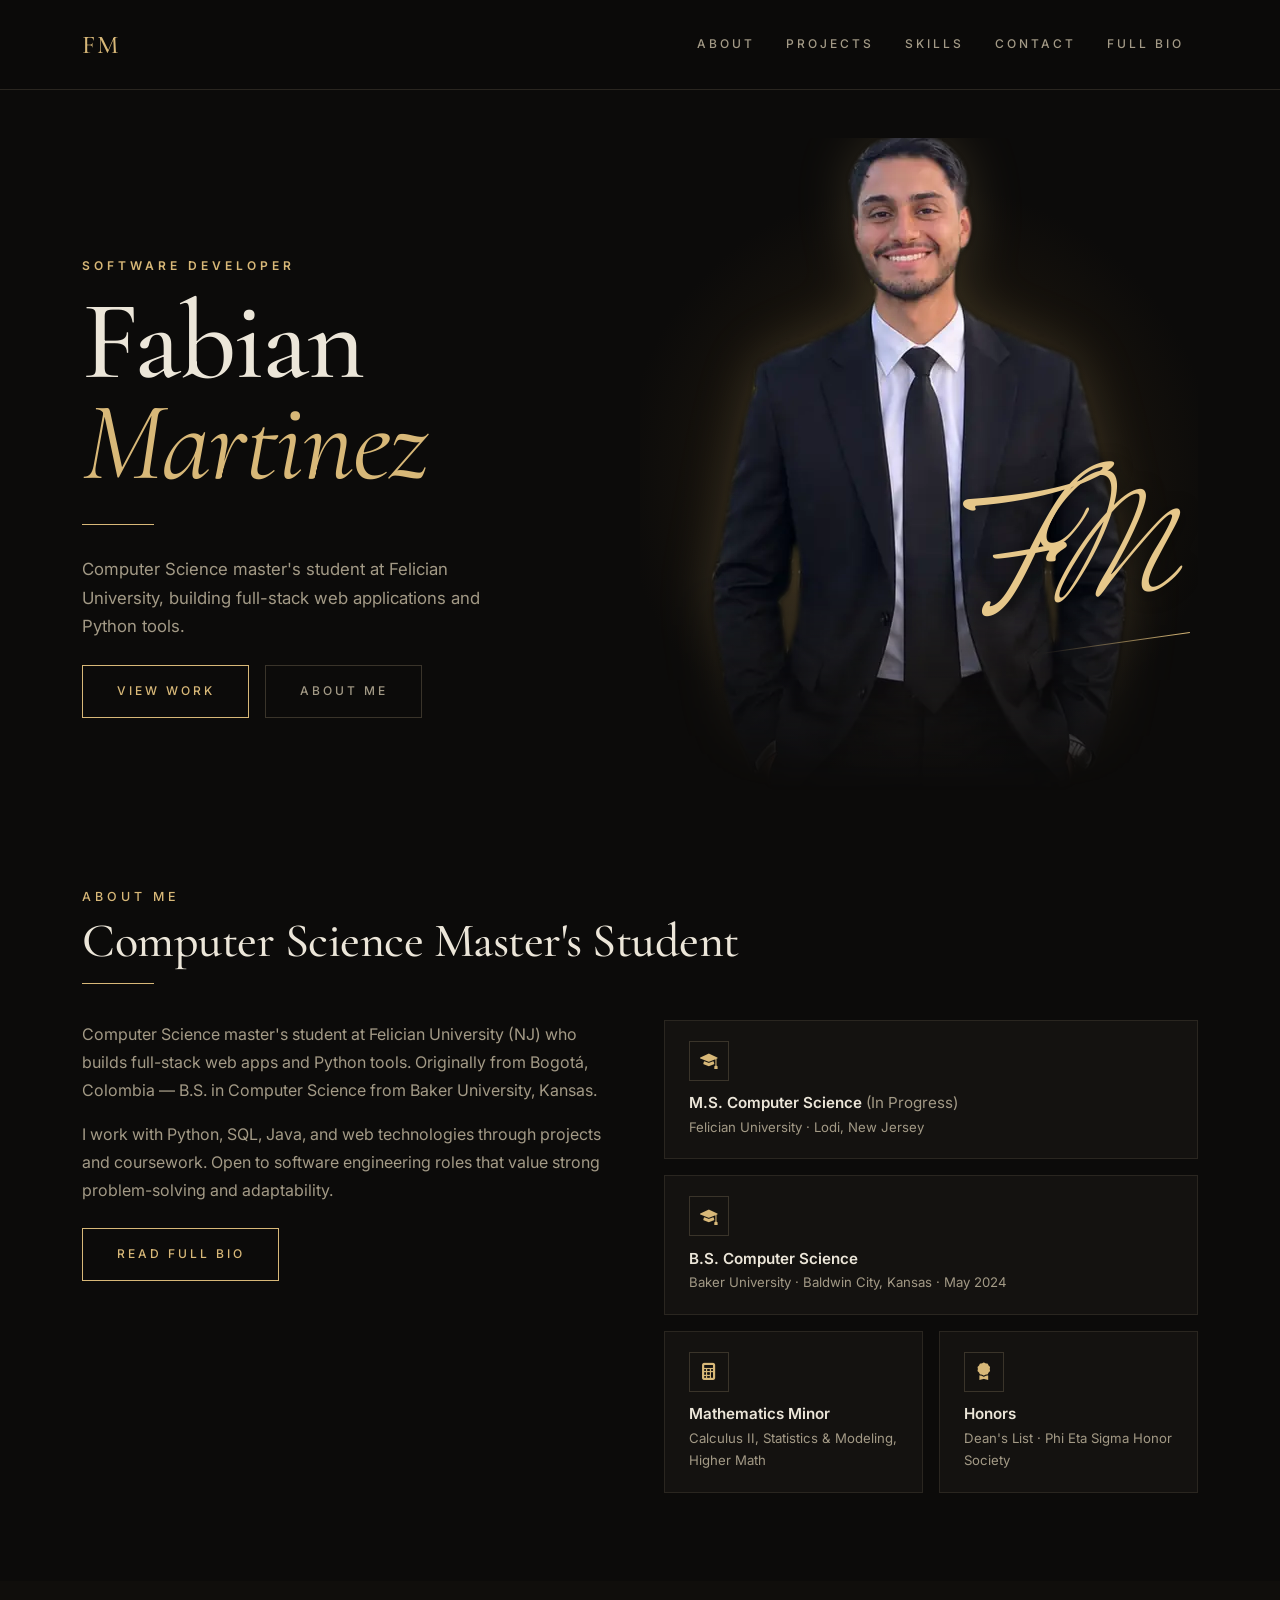
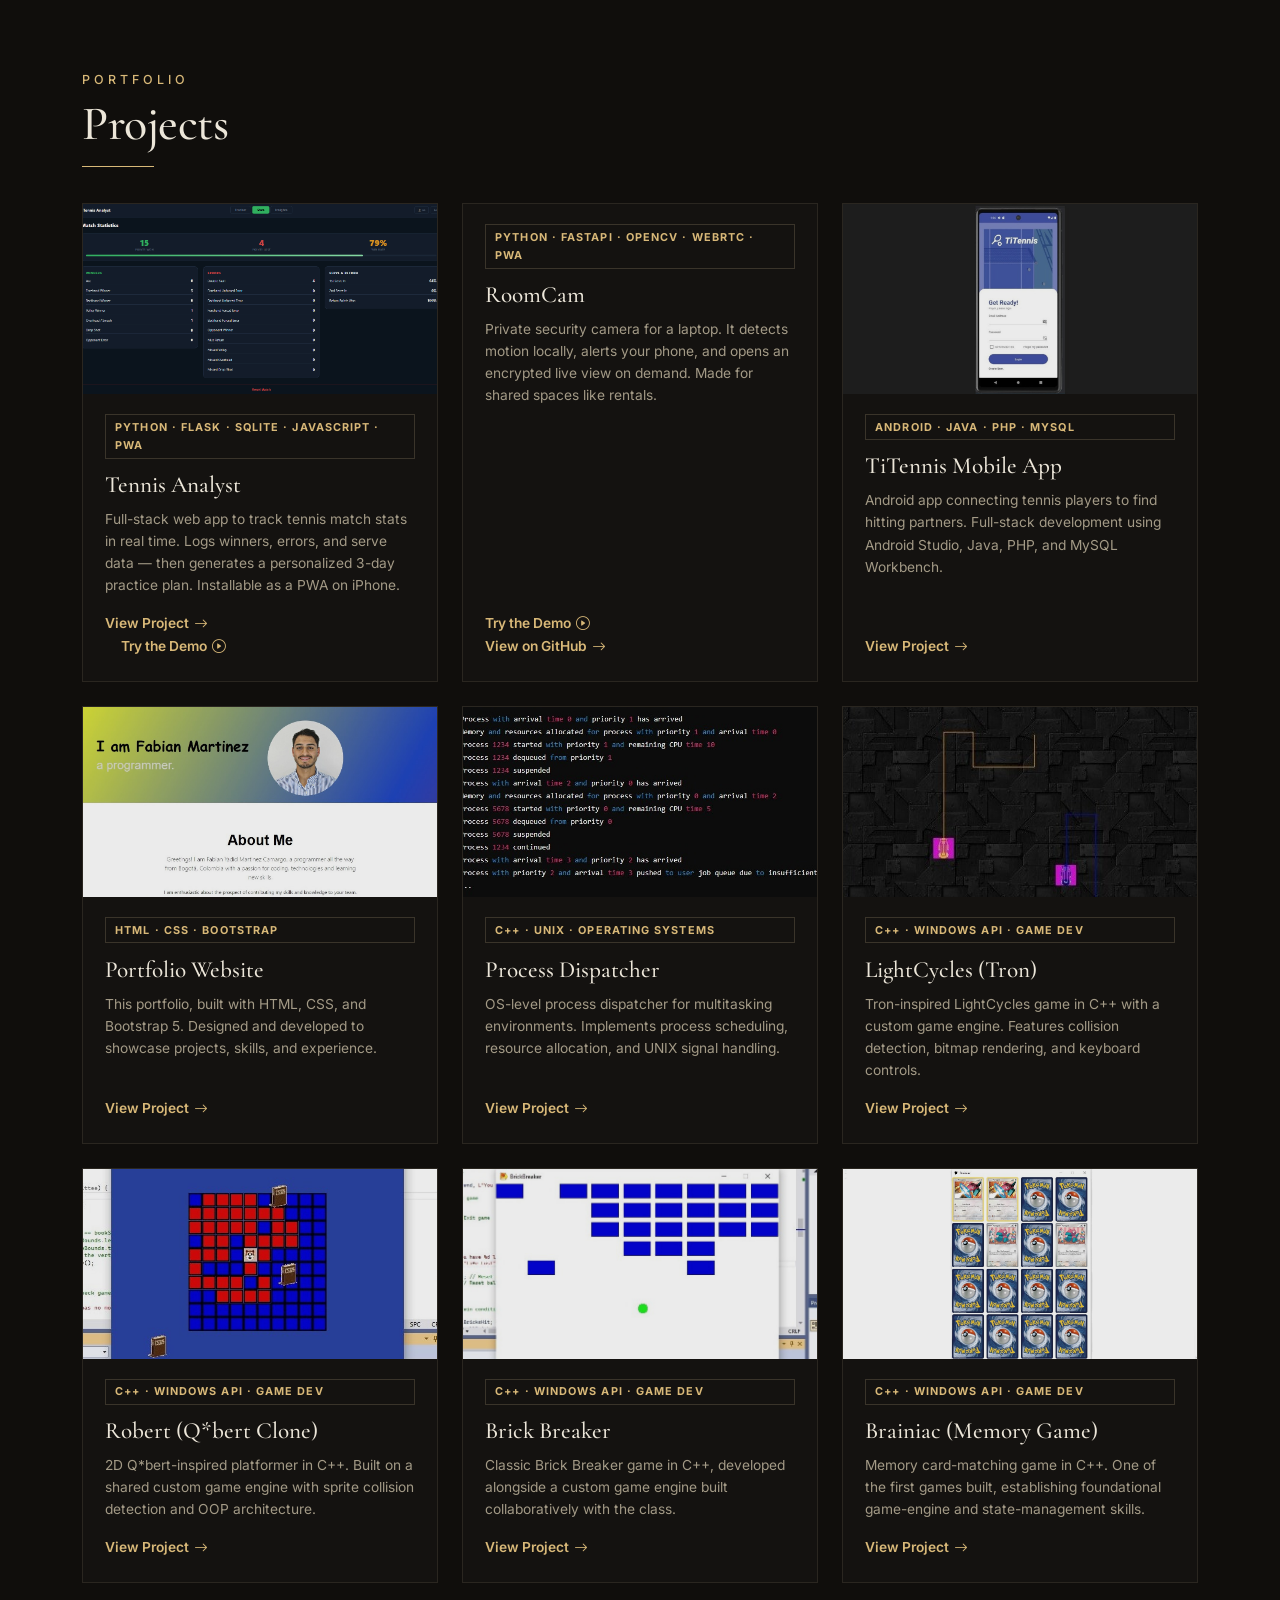
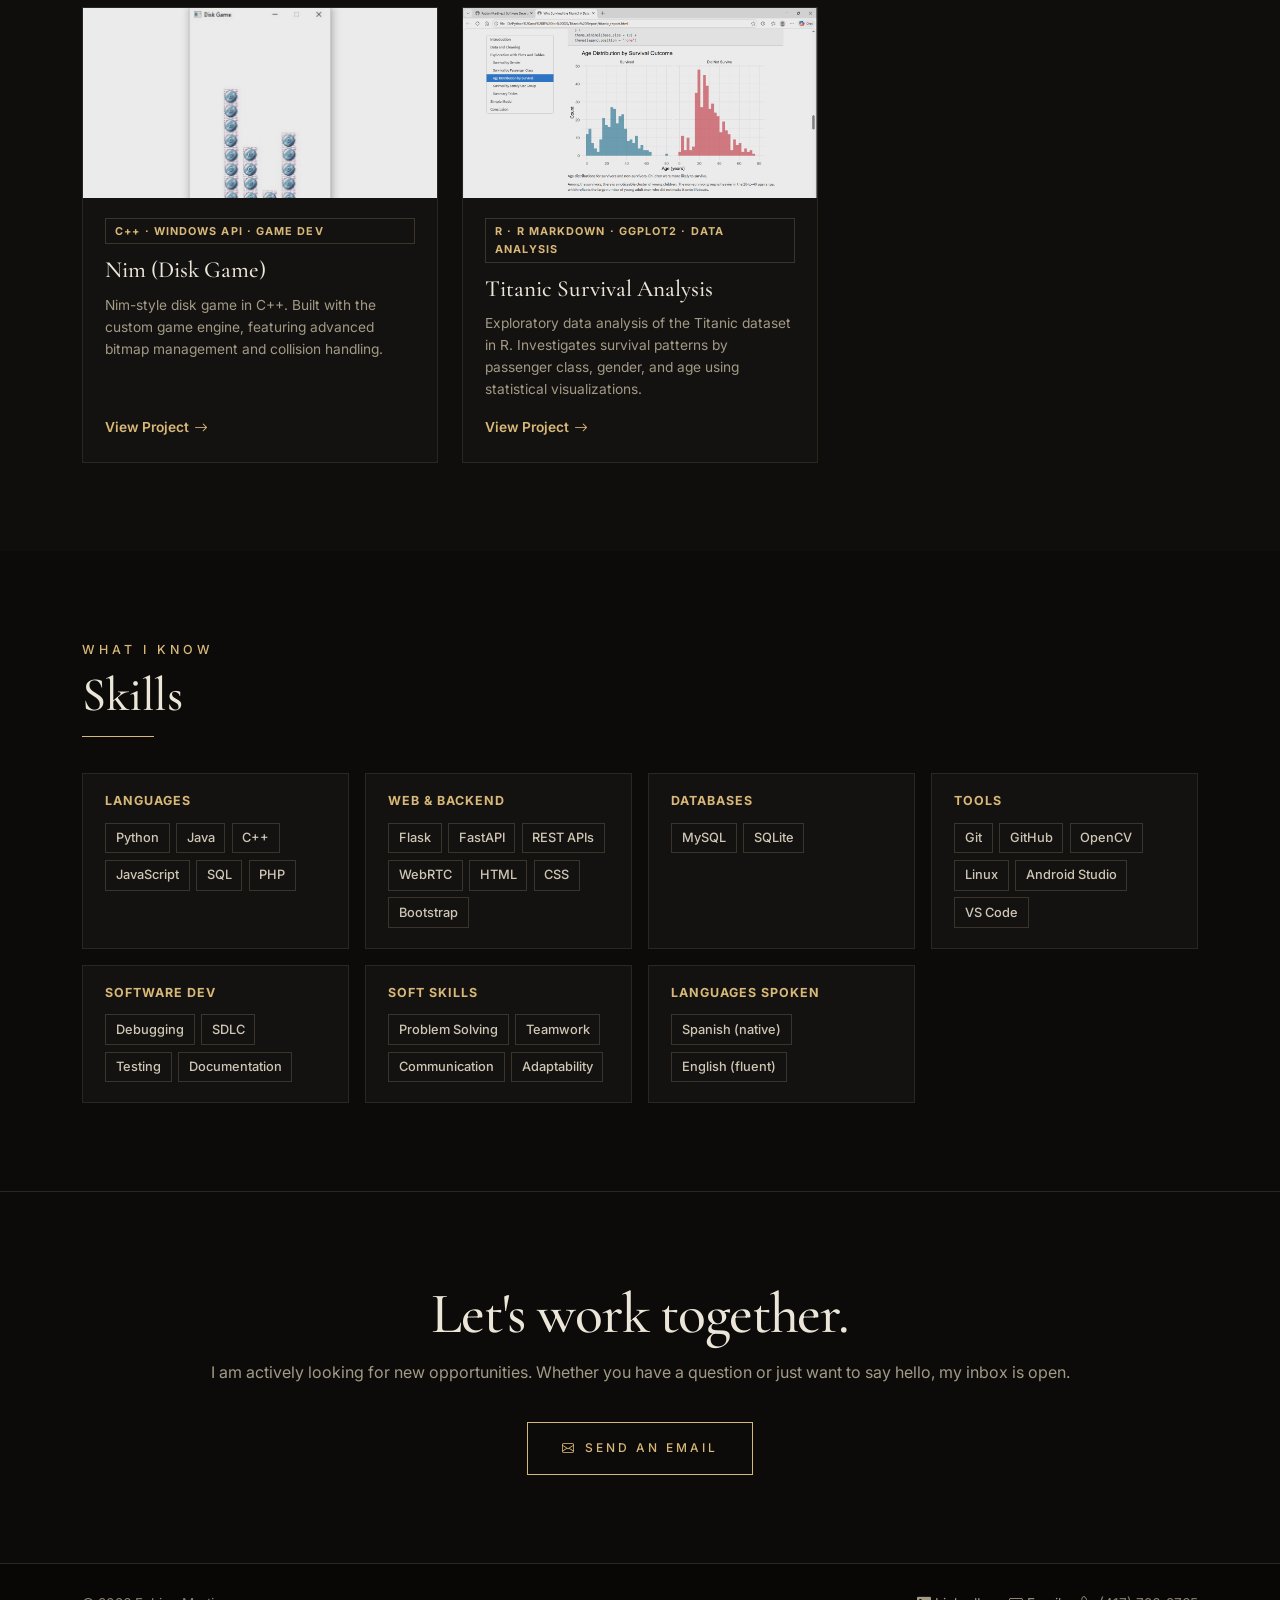
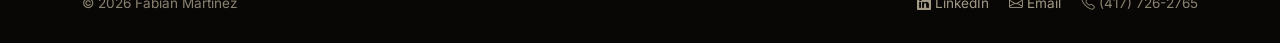
<file: index.html>
<!DOCTYPE html>
<html lang="en">
<head>
  <meta charset="UTF-8">
  <meta name="viewport" content="width=device-width, initial-scale=1.0">
  <title>Fabian Martinez | Software Developer</title>
  <link href="https://cdn.jsdelivr.net/npm/bootstrap@5.3.3/dist/css/bootstrap.min.css" rel="stylesheet"
    integrity="sha384-QWTKZyjpPEjISv5WaRU9OFeRpok6YctnYmDr5pNlyT2bRjXh0JMhjY6hW+ALEwIH" crossorigin="anonymous">
  <link rel="stylesheet" href="https://cdn.jsdelivr.net/npm/bootstrap-icons@1.11.3/font/bootstrap-icons.min.css">
  <link rel="stylesheet" href="./css/style.css">
  <link rel="stylesheet" href="./css/gold.css">
</head>
<body>

<!-- ── Navbar ─────────────────────────────── -->
<nav class="navbar navbar-expand-lg sticky-top site-nav">
  <div class="container">
    <a class="navbar-brand" href="index.html">FM</a>
    <button class="navbar-toggler border-0" type="button" data-bs-toggle="collapse"
      data-bs-target="#mainNav" aria-controls="mainNav" aria-expanded="false" aria-label="Toggle navigation">
      <span class="navbar-toggler-icon"></span>
    </button>
    <div class="collapse navbar-collapse" id="mainNav">
      <ul class="navbar-nav ms-auto gap-1">
        <li class="nav-item"><a class="nav-link" href="#about">About</a></li>
        <li class="nav-item"><a class="nav-link" href="#projects">Projects</a></li>
        <li class="nav-item"><a class="nav-link" href="#skills">Skills</a></li>
        <li class="nav-item"><a class="nav-link" href="#contact">Contact</a></li>
        <li class="nav-item"><a class="nav-link" href="About.html">Full Bio</a></li>
      </ul>
    </div>
  </div>
</nav>

<!-- ── Hero ──────────────────────────────── -->
<section class="hero" id="home">
  <div class="container">
    <div class="row align-items-end g-0">
      <div class="col-lg-6 hero-copy">
        <span class="hero-eyebrow">Software Developer</span>
        <h1 class="mt-3">Fabian<br><em>Martinez</em></h1>
        <div class="hero-rule"></div>
        <p class="hero-subtitle">Computer Science master's student at Felician University, building full-stack web applications and Python tools.</p>
        <div class="d-flex flex-wrap gap-3 mt-4">
          <a href="#projects" class="btn-primary-custom">View Work</a>
          <a href="About.html" class="btn-outline-custom">About Me</a>
        </div>
      </div>
      <div class="col-lg-6 hero-photo">
        <div class="hero-glow"></div>
        <img src="images/FMartinez-cutout.webp" alt="Fabian Martinez" class="hero-cutout">
        <div class="hero-sign"><span>FM</span><span></span></div>
      </div>
    </div>
  </div>
</section>

<!-- ── About ─────────────────────────────── -->
<section class="about-section" id="about">
  <div class="container">
    <span class="section-eyebrow">About Me</span>
    <h2 class="section-title">Computer Science Master's Student</h2>
    <div class="section-divider"></div>
    <div class="row g-5 align-items-start">
      <div class="col-lg-6">
        <p class="about-intro">Computer Science master's student at Felician University (NJ) who builds full-stack web apps and Python tools. Originally from Bogotá, Colombia — B.S. in Computer Science from Baker University, Kansas.</p>
        <p class="about-intro">I work with Python, SQL, Java, and web technologies through projects and coursework. Open to software engineering roles that value strong problem-solving and adaptability.</p>
        <a href="About.html" class="btn-primary-custom mt-2">Read Full Bio</a>
      </div>
      <div class="col-lg-6">
        <div class="row g-3">
          <div class="col-12">
            <div class="credential-card">
              <div class="credential-icon">
                <i class="bi bi-mortarboard-fill"></i>
              </div>
              <h4>M.S. Computer Science <span style="font-weight:400; color:var(--text-muted);">(In Progress)</span></h4>
              <p>Felician University · Lodi, New Jersey</p>
            </div>
          </div>
          <div class="col-12">
            <div class="credential-card">
              <div class="credential-icon">
                <i class="bi bi-mortarboard-fill"></i>
              </div>
              <h4>B.S. Computer Science</h4>
              <p>Baker University · Baldwin City, Kansas · May 2024</p>
            </div>
          </div>
          <div class="col-sm-6">
            <div class="credential-card">
              <div class="credential-icon">
                <i class="bi bi-calculator-fill"></i>
              </div>
              <h4>Mathematics Minor</h4>
              <p>Calculus II, Statistics & Modeling, Higher Math</p>
            </div>
          </div>
          <div class="col-sm-6">
            <div class="credential-card">
              <div class="credential-icon">
                <i class="bi bi-award-fill"></i>
              </div>
              <h4>Honors</h4>
              <p>Dean's List · Phi Eta Sigma Honor Society</p>
            </div>
          </div>
        </div>
      </div>
    </div>
  </div>
</section>

<!-- ── Projects ───────────────────────────── -->
<section class="projects-section" id="projects">
  <div class="container">
    <span class="section-eyebrow">Portfolio</span>
    <h2 class="section-title">Projects</h2>
    <div class="section-divider"></div>
    <div class="row g-4">

      <!-- Tennis Analyst -->
      <div class="col-sm-6 col-lg-4">
        <div class="project-card">
          <img src="images/TennisAnalyst.png" alt="Tennis Analyst" class="project-card-img">
          <div class="project-card-body">
            <span class="project-tag">Python · Flask · SQLite · JavaScript · PWA</span>
            <h3>Tennis Analyst</h3>
            <p>Full-stack web app to track tennis match stats in real time. Logs winners, errors, and serve data — then generates a personalized 3-day practice plan. Installable as a PWA on iPhone.</p>
            <a href="./TennisAnalyst.html" class="project-card-link">View Project <i class="bi bi-arrow-right"></i></a>
<a href="./TennisAnalyst-Demo.html" class="project-card-link ms-3">Try the Demo <i class="bi bi-play-circle"></i></a>
          </div>
        </div>
      </div>

      <!-- RoomCam -->
<div class="col-sm-6 col-lg-4">
<div class="project-card">
<div class="project-card-body">
<span class="project-tag">Python · FastAPI · OpenCV · WebRTC · PWA</span>
<h3>RoomCam</h3>
<p>Private security camera for a laptop. It detects motion locally, alerts your phone, and opens an encrypted live view on demand. Made for shared spaces like rentals.</p>
<a href="./RoomCam-Demo.html" class="project-card-link me-3">Try the Demo <i class="bi bi-play-circle"></i></a>
<a href="https://github.com/martinez-felician/roomcam" class="project-card-link" target="_blank" rel="noopener">View on GitHub <i class="bi bi-arrow-right"></i></a>
</div>
</div>
</div>

<!-- TiTennis -->
      <div class="col-sm-6 col-lg-4">
        <div class="project-card">
          <img src="images/TiTenis/login1.jpeg" alt="TiTennis Mobile App" class="project-card-img">
          <div class="project-card-body">
            <span class="project-tag">Android · Java · PHP · MySQL</span>
            <h3>TiTennis Mobile App</h3>
            <p>Android app connecting tennis players to find hitting partners. Full-stack development using Android Studio, Java, PHP, and MySQL Workbench.</p>
            <a href="./App.html" class="project-card-link">View Project <i class="bi bi-arrow-right"></i></a>
          </div>
        </div>
      </div>

      <!-- Portfolio Website -->
      <div class="col-sm-6 col-lg-4">
        <div class="project-card">
          <img src="images/WebPage.jpeg" alt="Portfolio Website" class="project-card-img">
          <div class="project-card-body">
            <span class="project-tag">HTML · CSS · Bootstrap</span>
            <h3>Portfolio Website</h3>
            <p>This portfolio, built with HTML, CSS, and Bootstrap 5. Designed and developed to showcase projects, skills, and experience.</p>
            <a href="./Webpage.html" class="project-card-link">View Project <i class="bi bi-arrow-right"></i></a>
          </div>
        </div>
      </div>

      <!-- Process Dispatcher -->
      <div class="col-sm-6 col-lg-4">
        <div class="project-card">
          <img src="images/Dispatcher.jpeg" alt="Process Dispatcher" class="project-card-img">
          <div class="project-card-body">
            <span class="project-tag">C++ · Unix · Operating Systems</span>
            <h3>Process Dispatcher</h3>
            <p>OS-level process dispatcher for multitasking environments. Implements process scheduling, resource allocation, and UNIX signal handling.</p>
            <a href="./Dispatcher.html" class="project-card-link">View Project <i class="bi bi-arrow-right"></i></a>
          </div>
        </div>
      </div>

      <!-- Tron -->
      <div class="col-sm-6 col-lg-4">
        <div class="project-card">
          <img src="images/Tron.jpeg" alt="LightCycles Game" class="project-card-img">
          <div class="project-card-body">
            <span class="project-tag">C++ · Windows API · Game Dev</span>
            <h3>LightCycles (Tron)</h3>
            <p>Tron-inspired LightCycles game in C++ with a custom game engine. Features collision detection, bitmap rendering, and keyboard controls.</p>
            <a href="./Tron.html" class="project-card-link">View Project <i class="bi bi-arrow-right"></i></a>
          </div>
        </div>
      </div>

      <!-- Robert -->
      <div class="col-sm-6 col-lg-4">
        <div class="project-card">
          <img src="images/Robert.jpeg" alt="Robert Q*bert Clone" class="project-card-img">
          <div class="project-card-body">
            <span class="project-tag">C++ · Windows API · Game Dev</span>
            <h3>Robert (Q*bert Clone)</h3>
            <p>2D Q*bert-inspired platformer in C++. Built on a shared custom game engine with sprite collision detection and OOP architecture.</p>
            <a href="./Robert.html" class="project-card-link">View Project <i class="bi bi-arrow-right"></i></a>
          </div>
        </div>
      </div>

      <!-- Brick -->
      <div class="col-sm-6 col-lg-4">
        <div class="project-card">
          <img src="images/Brick.jpeg" alt="Brick Breaker" class="project-card-img">
          <div class="project-card-body">
            <span class="project-tag">C++ · Windows API · Game Dev</span>
            <h3>Brick Breaker</h3>
            <p>Classic Brick Breaker game in C++, developed alongside a custom game engine built collaboratively with the class.</p>
            <a href="./Brick.html" class="project-card-link">View Project <i class="bi bi-arrow-right"></i></a>
          </div>
        </div>
      </div>

      <!-- Brainiac -->
      <div class="col-sm-6 col-lg-4">
        <div class="project-card">
          <img src="images/match.jpeg" alt="Brainiac Memory Game" class="project-card-img">
          <div class="project-card-body">
            <span class="project-tag">C++ · Windows API · Game Dev</span>
            <h3>Brainiac (Memory Game)</h3>
            <p>Memory card-matching game in C++. One of the first games built, establishing foundational game-engine and state-management skills.</p>
            <a href="./Brainiac.html" class="project-card-link">View Project <i class="bi bi-arrow-right"></i></a>
          </div>
        </div>
      </div>

      <!-- Nim / Disk -->
      <div class="col-sm-6 col-lg-4">
        <div class="project-card">
          <img src="images/disk.jpeg" alt="Nim Disk Game" class="project-card-img">
          <div class="project-card-body">
            <span class="project-tag">C++ · Windows API · Game Dev</span>
            <h3>Nim (Disk Game)</h3>
            <p>Nim-style disk game in C++. Built with the custom game engine, featuring advanced bitmap management and collision handling.</p>
            <a href="./Disk.html" class="project-card-link">View Project <i class="bi bi-arrow-right"></i></a>
          </div>
        </div>
      </div>

      <!-- Titanic Report -->
      <div class="col-sm-6 col-lg-4">
        <div class="project-card">
          <img src="images/Titanic.png" alt="Titanic Survival Analysis" class="project-card-img">
          <div class="project-card-body">
            <span class="project-tag">R · R Markdown · ggplot2 · Data Analysis</span>
            <h3>Titanic Survival Analysis</h3>
            <p>Exploratory data analysis of the Titanic dataset in R. Investigates survival patterns by passenger class, gender, and age using statistical visualizations.</p>
            <a href="./Titanic.html" class="project-card-link">View Project <i class="bi bi-arrow-right"></i></a>
          </div>
        </div>
      </div>

    </div>
  </div>
</section>

<!-- ── Skills ─────────────────────────────── -->
<section class="skills-section" id="skills">
  <div class="container">
    <span class="section-eyebrow">What I Know</span>
    <h2 class="section-title">Skills</h2>
    <div class="section-divider"></div>
    <div class="row g-3">
      <div class="col-sm-6 col-lg-3">
        <div class="skill-group">
          <h4>Languages</h4>
          <ul class="skill-list">
            <li>Python</li><li>Java</li><li>C++</li><li>JavaScript</li><li>SQL</li><li>PHP</li>
          </ul>
        </div>
      </div>
      <div class="col-sm-6 col-lg-3">
        <div class="skill-group">
          <h4>Web & Backend</h4>
          <ul class="skill-list">
            <li>Flask</li><li>FastAPI</li><li>REST APIs</li><li>WebRTC</li><li>HTML</li><li>CSS</li><li>Bootstrap</li>
          </ul>
        </div>
      </div>
      <div class="col-sm-6 col-lg-3">
        <div class="skill-group">
          <h4>Databases</h4>
          <ul class="skill-list">
            <li>MySQL</li><li>SQLite</li>
          </ul>
        </div>
      </div>
      <div class="col-sm-6 col-lg-3">
        <div class="skill-group">
          <h4>Tools</h4>
          <ul class="skill-list">
            <li>Git</li><li>GitHub</li><li>OpenCV</li><li>Linux</li><li>Android Studio</li><li>VS Code</li>
          </ul>
        </div>
      </div>
      <div class="col-sm-6 col-lg-3">
        <div class="skill-group">
          <h4>Software Dev</h4>
          <ul class="skill-list">
            <li>Debugging</li><li>SDLC</li><li>Testing</li><li>Documentation</li>
          </ul>
        </div>
      </div>
      <div class="col-sm-6 col-lg-3">
        <div class="skill-group">
          <h4>Soft Skills</h4>
          <ul class="skill-list">
            <li>Problem Solving</li><li>Teamwork</li><li>Communication</li><li>Adaptability</li>
          </ul>
        </div>
      </div>
      <div class="col-sm-6 col-lg-3">
        <div class="skill-group">
          <h4>Languages Spoken</h4>
          <ul class="skill-list">
            <li>Spanish (native)</li><li>English (fluent)</li>
          </ul>
        </div>
      </div>
    </div>
  </div>
</section>

<!-- ── Contact ────────────────────────────── -->
<section class="contact-section" id="contact">
  <div class="container">
    <h2>Let's work together.</h2>
    <p>I am actively looking for new opportunities. Whether you have a question or just want to say hello, my inbox is open.</p>
    <a href="mailto:fabianmartinezcamargo81@gmail.com" class="btn-contact">
      <i class="bi bi-envelope me-2"></i>Send an Email
    </a>
  </div>
</section>

<!-- ── Footer ─────────────────────────────── -->
<footer class="site-footer">
  <div class="container">
    <div class="footer-grid">
      <span>© 2026 Fabian Martinez</span>
      <div class="footer-links">
        <a href="https://www.linkedin.com/in/fabian-martinez-camargo-32357427b" target="_blank" rel="noopener">
          <i class="bi bi-linkedin me-1"></i>LinkedIn
        </a>
        <a href="mailto:fabianmartinezcamargo81@gmail.com">
          <i class="bi bi-envelope me-1"></i>Email
        </a>
        <span><i class="bi bi-telephone me-1"></i>(417) 726-2765</span>
      </div>
    </div>
  </div>
</footer>

<script src="https://cdn.jsdelivr.net/npm/bootstrap@5.3.3/dist/js/bootstrap.bundle.min.js"
  integrity="sha384-YvpcrYf0tY3lHB60NNkmXc4s9bIOgUxi8T/jzmmbgxkiMr+9iS1YDKl5bDXQP5" crossorigin="anonymous"></script>
</body>
</html>
</file>
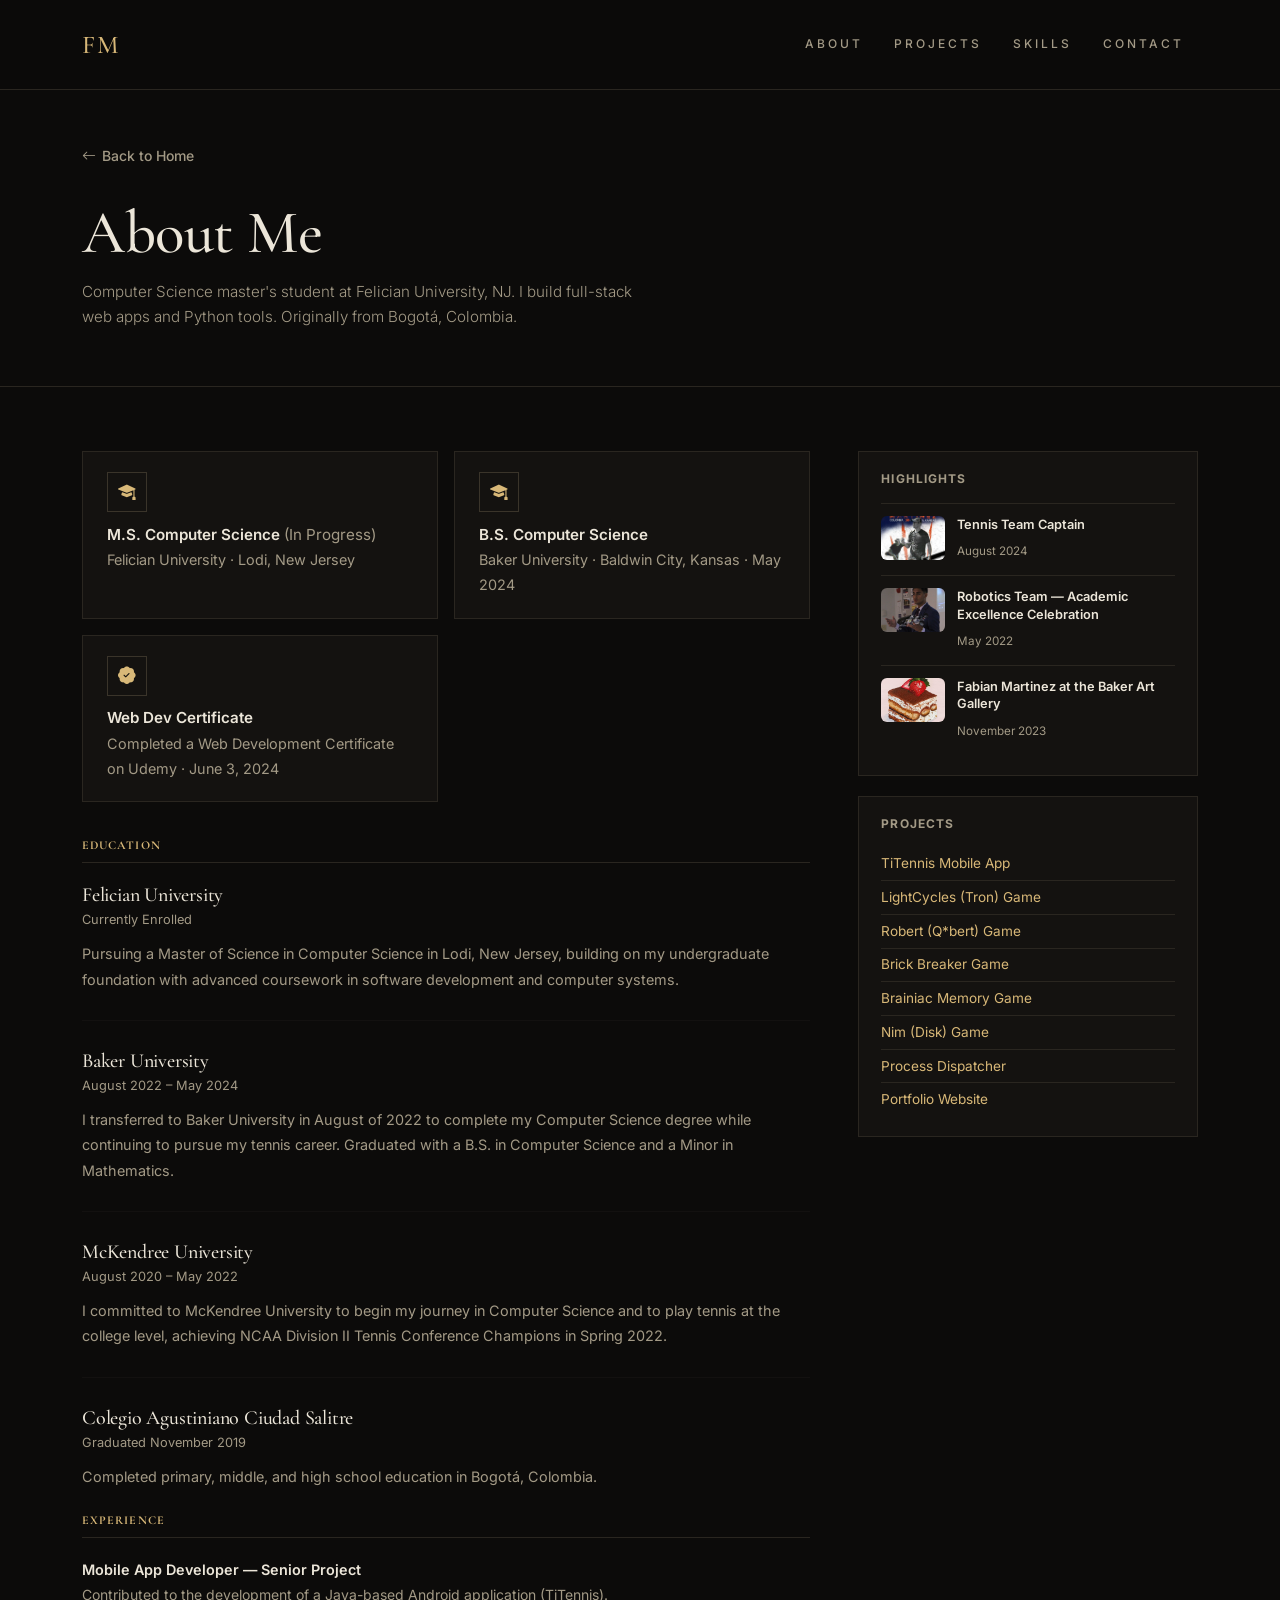
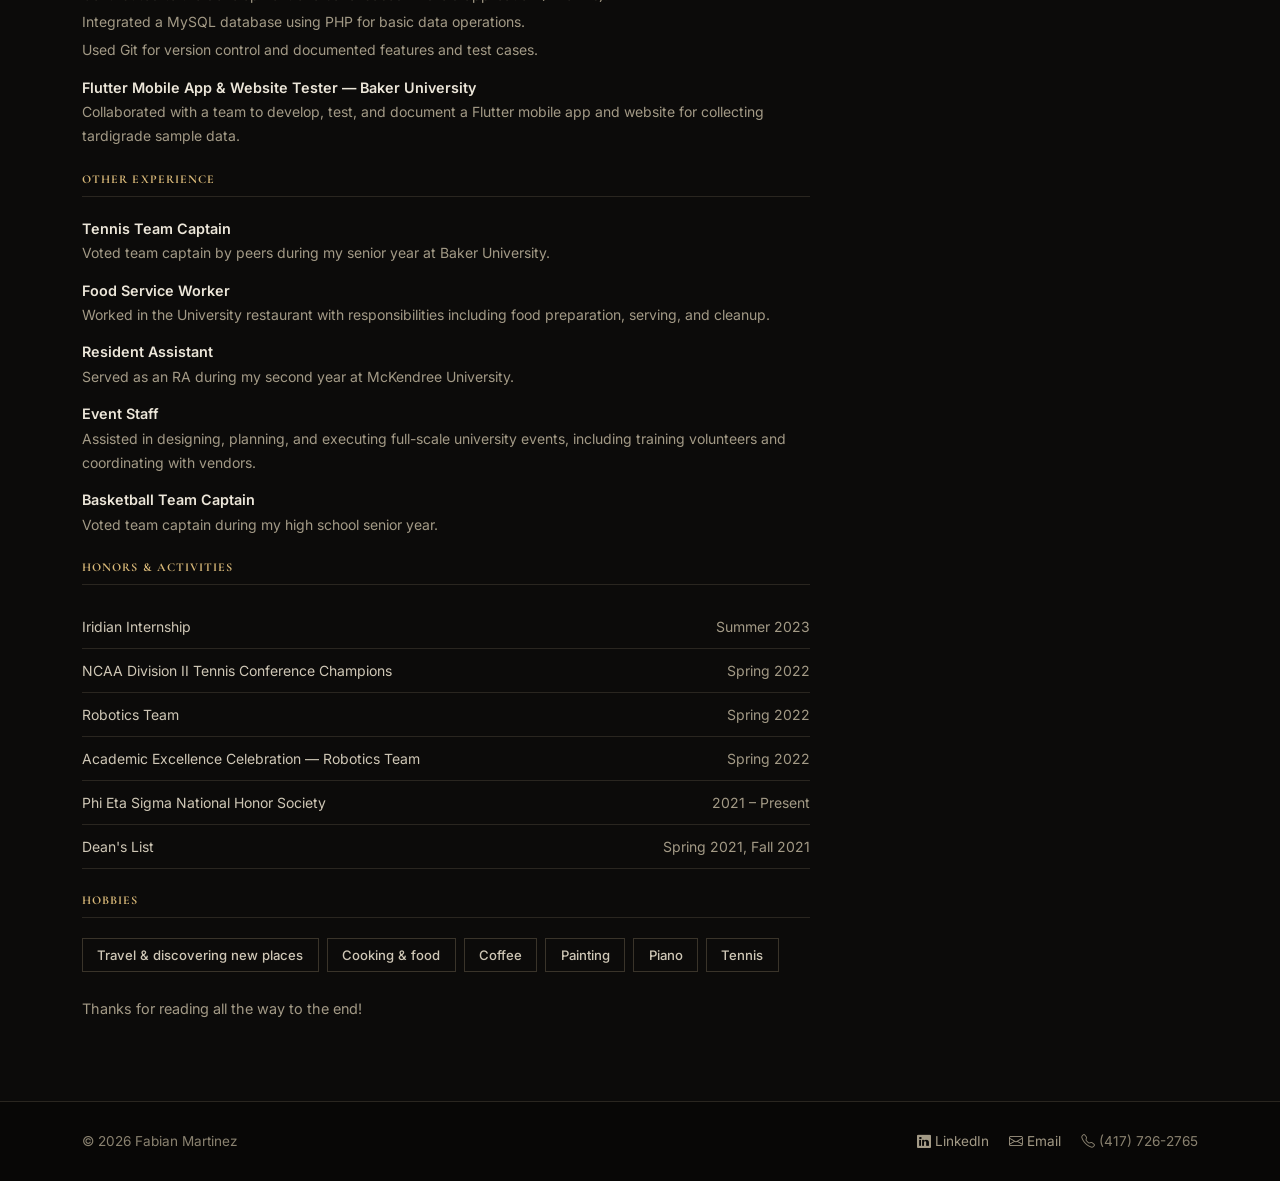
<file: About.html>
<!DOCTYPE html>
<html lang="en">
<head>
  <meta charset="UTF-8">
  <meta name="viewport" content="width=device-width, initial-scale=1.0">
  <title>About | Fabian Martinez</title>
  <link href="https://cdn.jsdelivr.net/npm/bootstrap@5.3.3/dist/css/bootstrap.min.css" rel="stylesheet"
    integrity="sha384-QWTKZyjpPEjISv5WaRU9OFeRpok6YctnYmDr5pNlyT2bRjXh0JMhjY6hW+ALEwIH" crossorigin="anonymous">
  <link rel="stylesheet" href="https://cdn.jsdelivr.net/npm/bootstrap-icons@1.11.3/font/bootstrap-icons.min.css">
  <link rel="stylesheet" href="./css/style.css">
  <link rel="stylesheet" href="./css/gold.css">
</head>
<body>

<!-- ── Navbar ─────────────────────────────── -->
<nav class="navbar navbar-expand-lg sticky-top site-nav">
  <div class="container">
    <a class="navbar-brand" href="index.html">FM</a>
    <button class="navbar-toggler border-0" type="button" data-bs-toggle="collapse"
      data-bs-target="#mainNav" aria-controls="mainNav" aria-expanded="false" aria-label="Toggle navigation">
      <span class="navbar-toggler-icon"></span>
    </button>
    <div class="collapse navbar-collapse" id="mainNav">
      <ul class="navbar-nav ms-auto gap-1">
        <li class="nav-item"><a class="nav-link" href="index.html#about">About</a></li>
        <li class="nav-item"><a class="nav-link" href="index.html#projects">Projects</a></li>
        <li class="nav-item"><a class="nav-link" href="index.html#skills">Skills</a></li>
        <li class="nav-item"><a class="nav-link" href="index.html#contact">Contact</a></li>
      </ul>
    </div>
  </div>
</nav>

<!-- ── Page Hero ─────────────────────────── -->
<div class="page-hero">
  <div class="container">
    <a href="index.html" class="btn-back-custom">
      <i class="bi bi-arrow-left"></i> Back to Home
    </a>
    <h1>About Me</h1>
    <p class="lead">Computer Science master's student at Felician University, NJ. I build full-stack web apps and Python tools. Originally from Bogotá, Colombia.</p>
  </div>
</div>

<!-- ── Main Content ───────────────────────── -->
<section class="about-page-content">
  <div class="container">
    <div class="row g-5">

      <!-- Article column -->
      <div class="col-lg-8">

        <!-- Quick Highlights -->
        <div class="row g-3 mb-4">
          <div class="col-sm-6">
            <div class="credential-card">
              <div class="credential-icon"><i class="bi bi-mortarboard-fill"></i></div>
              <h4>M.S. Computer Science <span style="font-weight:400; color:var(--text-muted);">(In Progress)</span></h4>
              <p>Felician University · Lodi, New Jersey</p>
            </div>
          </div>
          <div class="col-sm-6">
            <div class="credential-card">
              <div class="credential-icon"><i class="bi bi-mortarboard-fill"></i></div>
              <h4>B.S. Computer Science</h4>
              <p>Baker University · Baldwin City, Kansas · May 2024</p>
            </div>
          </div>
          <div class="col-sm-6">
            <div class="credential-card">
              <div class="credential-icon"><i class="bi bi-patch-check-fill"></i></div>
              <h4>Web Dev Certificate</h4>
              <p>Completed a Web Development Certificate on Udemy · June 3, 2024</p>
            </div>
          </div>
        </div>

        <!-- Education -->
        <h3 class="about-section-label">Education</h3>

        <h2 class="edu-title">Felician University</h2>
        <p class="edu-date">Currently Enrolled</p>
        <p>Pursuing a Master of Science in Computer Science in Lodi, New Jersey, building on my undergraduate foundation with advanced coursework in software development and computer systems.</p>
        <hr>

        <h2 class="edu-title">Baker University</h2>
        <p class="edu-date">August 2022 – May 2024</p>
        <p>I transferred to Baker University in August of 2022 to complete my Computer Science degree while continuing to pursue my tennis career. Graduated with a B.S. in Computer Science and a Minor in Mathematics.</p>
        <hr>

        <h2 class="edu-title">McKendree University</h2>
        <p class="edu-date">August 2020 – May 2022</p>
        <p>I committed to McKendree University to begin my journey in Computer Science and to play tennis at the college level, achieving NCAA Division II Tennis Conference Champions in Spring 2022.</p>
        <hr>

        <h2 class="edu-title">Colegio Agustiniano Ciudad Salitre</h2>
        <p class="edu-date">Graduated November 2019</p>
        <p>Completed primary, middle, and high school education in Bogotá, Colombia.</p>

        <!-- CS Experience -->
        <h3 class="about-section-label mt-4">Experience</h3>
        <dl>
          <dt>Mobile App Developer — Senior Project</dt>
          <dd>Contributed to the development of a Java-based Android application (TiTennis).</dd>
          <dd>Integrated a MySQL database using PHP for basic data operations.</dd>
          <dd>Used Git for version control and documented features and test cases.</dd>

          <dt>Flutter Mobile App &amp; Website Tester — Baker University</dt>
          <dd>Collaborated with a team to develop, test, and document a Flutter mobile app and website for collecting tardigrade sample data.</dd>
        </dl>

        <!-- Other Experience -->
        <h3 class="about-section-label mt-4">Other Experience</h3>
        <dl>
          <dt>Tennis Team Captain</dt>
          <dd>Voted team captain by peers during my senior year at Baker University.</dd>

          <dt>Food Service Worker</dt>
          <dd>Worked in the University restaurant with responsibilities including food preparation, serving, and cleanup.</dd>

          <dt>Resident Assistant</dt>
          <dd>Served as an RA during my second year at McKendree University.</dd>

          <dt>Event Staff</dt>
          <dd>Assisted in designing, planning, and executing full-scale university events, including training volunteers and coordinating with vendors.</dd>

          <dt>Basketball Team Captain</dt>
          <dd>Voted team captain during my high school senior year.</dd>
        </dl>

        <!-- Honors -->
        <h3 class="about-section-label mt-4">Honors &amp; Activities</h3>
        <table class="honors-table">
          <tbody>
            <tr><td>Iridian Internship</td><td>Summer 2023</td></tr>
            <tr><td>NCAA Division II Tennis Conference Champions</td><td>Spring 2022</td></tr>
            <tr><td>Robotics Team</td><td>Spring 2022</td></tr>
            <tr><td>Academic Excellence Celebration — Robotics Team</td><td>Spring 2022</td></tr>
            <tr><td>Phi Eta Sigma National Honor Society</td><td>2021 – Present</td></tr>
            <tr><td>Dean's List</td><td>Spring 2021, Fall 2021</td></tr>
          </tbody>
        </table>

        <!-- Hobbies -->
        <h3 class="about-section-label mt-4">Hobbies</h3>
        <ul class="hobbies-list mb-4">
          <li>Travel &amp; discovering new places</li>
          <li>Cooking &amp; food</li>
          <li>Coffee</li>
          <li>Painting</li>
          <li>Piano</li>
          <li>Tennis</li>
        </ul>

        <p>Thanks for reading all the way to the end!</p>

      </div>

      <!-- Sidebar column -->
      <div class="col-lg-4">
        <div class="sidebar-card">
          <h4>Highlights</h4>
          <a class="sidebar-highlight" href="#">
            <img src="images/about/tennis.jpeg" alt="Tennis Team Captain">
            <div>
              <h6>Tennis Team Captain</h6>
              <small>August 2024</small>
            </div>
          </a>
          <a class="sidebar-highlight" href="#">
            <img src="images/about/robot.jpeg" alt="Robotics Team">
            <div>
              <h6>Robotics Team — Academic Excellence Celebration</h6>
              <small>May 2022</small>
            </div>
          </a>
          <a class="sidebar-highlight" href="#">
            <img src="images/about/tiramisu.jpeg" alt="Baker Art Gallery">
            <div>
              <h6>Fabian Martinez at the Baker Art Gallery</h6>
              <small>November 2023</small>
            </div>
          </a>
        </div>

        <div class="sidebar-card">
          <h4>Projects</h4>
          <div class="sidebar-archive">
            <a href="App.html">TiTennis Mobile App</a>
            <a href="Tron.html">LightCycles (Tron) Game</a>
            <a href="Robert.html">Robert (Q*bert) Game</a>
            <a href="Brick.html">Brick Breaker Game</a>
            <a href="Brainiac.html">Brainiac Memory Game</a>
            <a href="Disk.html">Nim (Disk) Game</a>
            <a href="Dispatcher.html">Process Dispatcher</a>
            <a href="Webpage.html">Portfolio Website</a>
          </div>
        </div>
      </div>

    </div>
  </div>
</section>

<!-- ── Footer ─────────────────────────────── -->
<footer class="site-footer">
  <div class="container">
    <div class="footer-grid">
      <span>© 2026 Fabian Martinez</span>
      <div class="footer-links">
        <a href="https://www.linkedin.com/in/fabian-martinez-camargo-32357427b" target="_blank" rel="noopener">
          <i class="bi bi-linkedin me-1"></i>LinkedIn
        </a>
        <a href="mailto:fabianmartinezcamargo81@gmail.com">
          <i class="bi bi-envelope me-1"></i>Email
        </a>
        <span><i class="bi bi-telephone me-1"></i>(417) 726-2765</span>
      </div>
    </div>
  </div>
</footer>

<script src="https://cdn.jsdelivr.net/npm/bootstrap@5.3.3/dist/js/bootstrap.bundle.min.js"
  integrity="sha384-YvpcrYf0tY3lHB60NNkmXc4s9bIOgUxi8T/jzmmbgxkiMr+9iS1YDKl5bDXQP5" crossorigin="anonymous"></script>
</body>
</html>
</file>
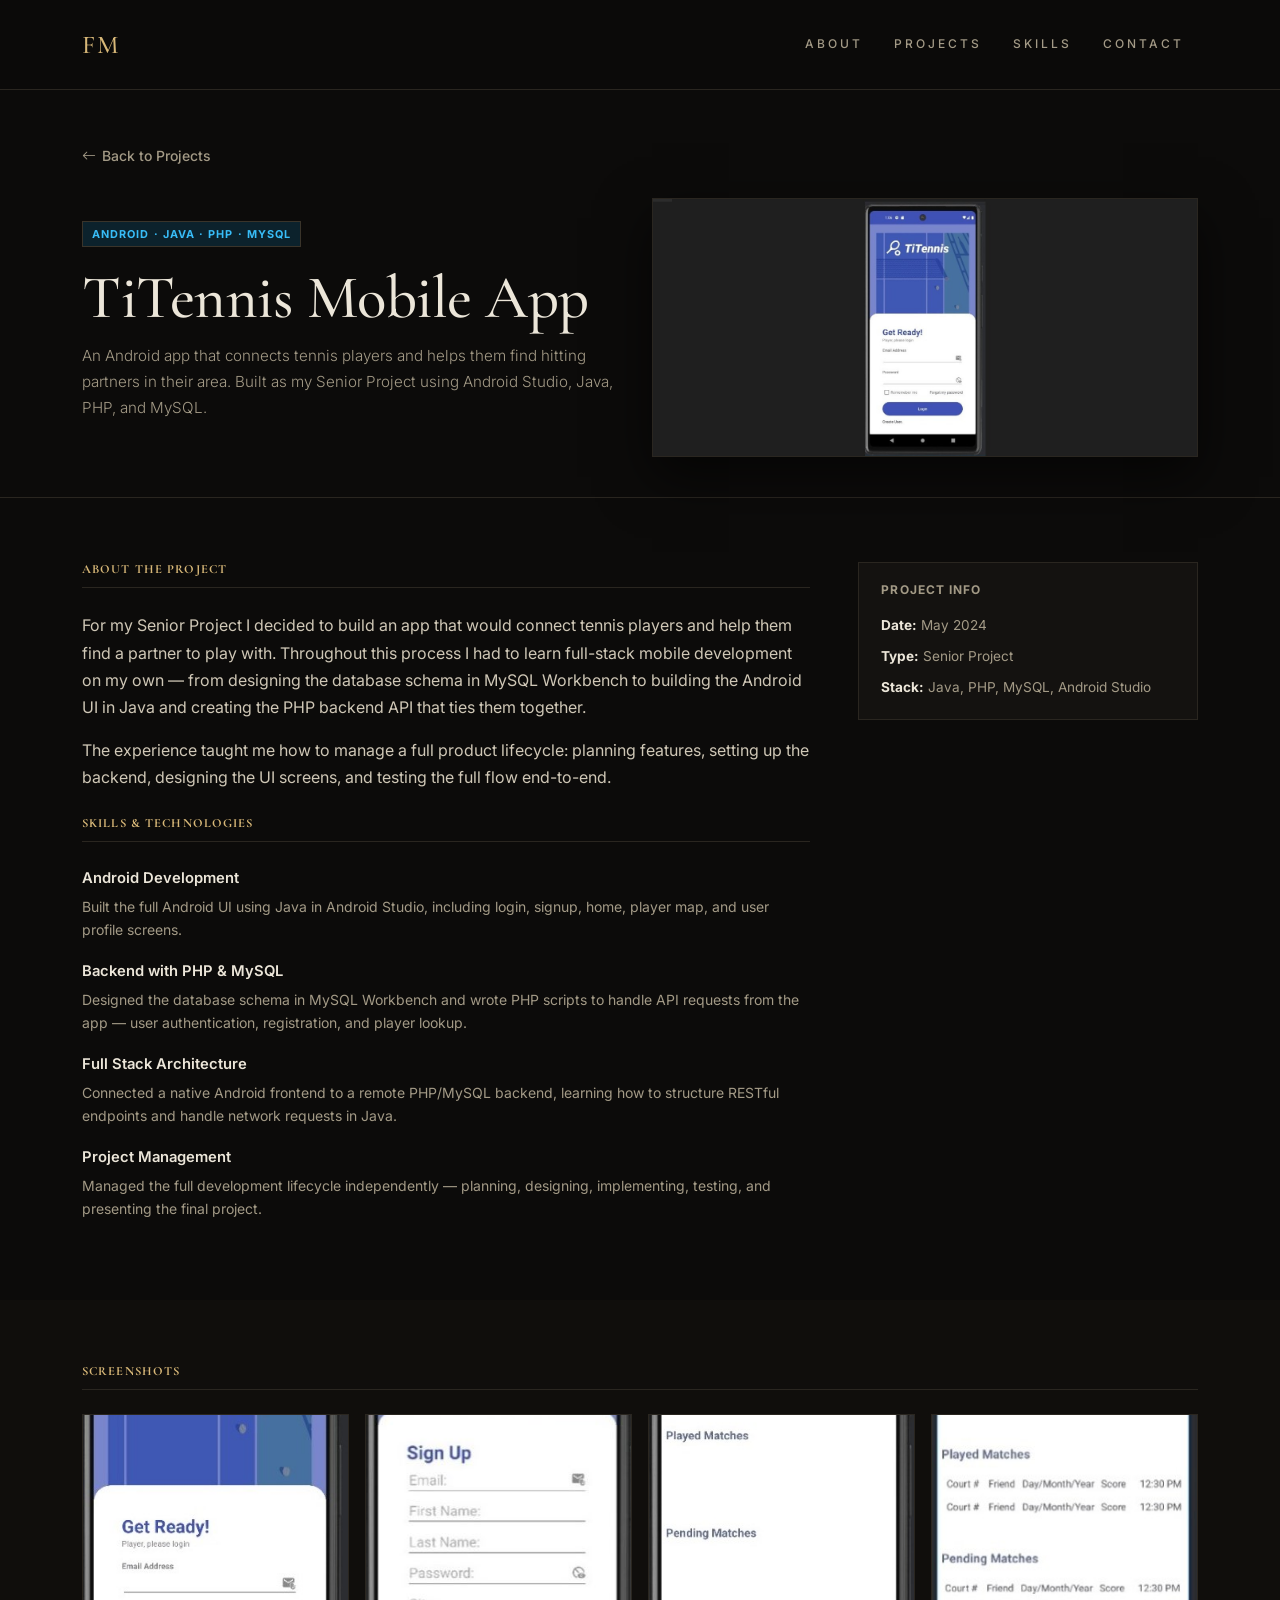
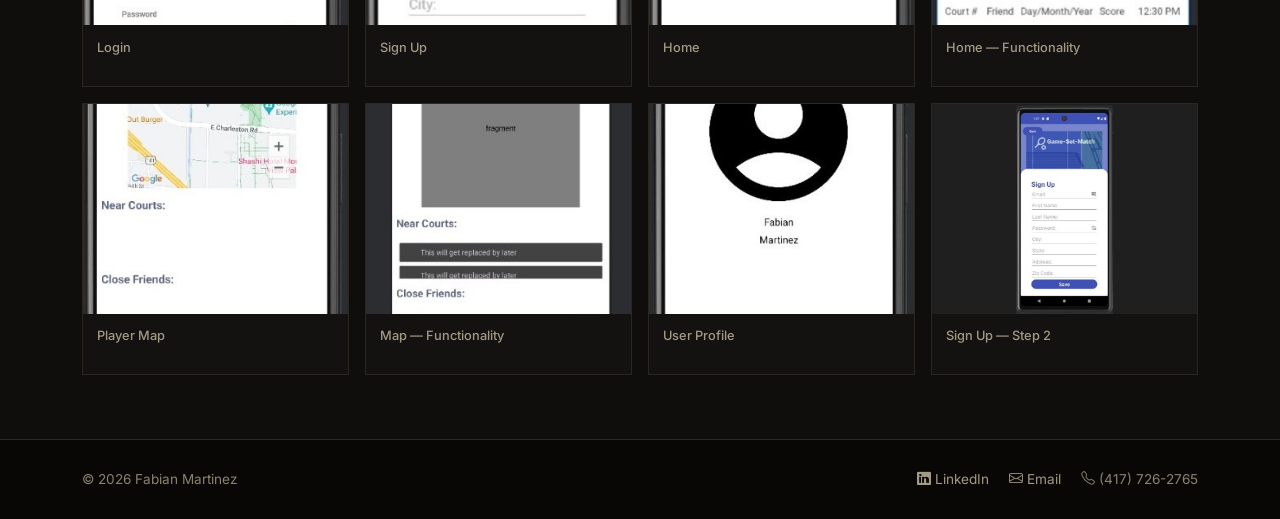
<file: App.html>
<!DOCTYPE html>
<html lang="en">
<head>
  <meta charset="UTF-8">
  <meta name="viewport" content="width=device-width, initial-scale=1.0">
  <title>TiTennis App | Fabian Martinez</title>
  <link href="https://cdn.jsdelivr.net/npm/bootstrap@5.3.3/dist/css/bootstrap.min.css" rel="stylesheet"
    integrity="sha384-QWTKZyjpPEjISv5WaRU9OFeRpok6YctnYmDr5pNlyT2bRjXh0JMhjY6hW+ALEwIH" crossorigin="anonymous">
  <link rel="stylesheet" href="https://cdn.jsdelivr.net/npm/bootstrap-icons@1.11.3/font/bootstrap-icons.min.css">
  <link rel="stylesheet" href="./css/style.css">
  <link rel="stylesheet" href="./css/gold.css">
</head>
<body>

<!-- ── Navbar ─────────────────────────────── -->
<nav class="navbar navbar-expand-lg sticky-top site-nav">
  <div class="container">
    <a class="navbar-brand" href="index.html">FM</a>
    <button class="navbar-toggler border-0" type="button" data-bs-toggle="collapse"
      data-bs-target="#mainNav" aria-controls="mainNav" aria-expanded="false" aria-label="Toggle navigation">
      <span class="navbar-toggler-icon"></span>
    </button>
    <div class="collapse navbar-collapse" id="mainNav">
      <ul class="navbar-nav ms-auto gap-1">
        <li class="nav-item"><a class="nav-link" href="index.html#about">About</a></li>
        <li class="nav-item"><a class="nav-link" href="index.html#projects">Projects</a></li>
        <li class="nav-item"><a class="nav-link" href="index.html#skills">Skills</a></li>
        <li class="nav-item"><a class="nav-link" href="index.html#contact">Contact</a></li>
      </ul>
    </div>
  </div>
</nav>

<!-- ── Page Hero ─────────────────────────── -->
<div class="page-hero">
  <div class="container">
    <a href="index.html" class="btn-back-custom">
      <i class="bi bi-arrow-left"></i> Back to Projects
    </a>
    <div class="row align-items-center g-4">
      <div class="col-lg-6">
        <span class="project-tag mb-3 d-inline-block" style="background:rgba(14,165,233,.15); color:#38bdf8;">Android · Java · PHP · MySQL</span>
        <h1>TiTennis Mobile App</h1>
        <p class="lead">An Android app that connects tennis players and helps them find hitting partners in their area. Built as my Senior Project using Android Studio, Java, PHP, and MySQL.</p>
      </div>
      <div class="col-lg-6">
        <img src="images/TiTenis/login1.jpeg" alt="TiTennis App" class="page-hero-img">
      </div>
    </div>
  </div>
</div>

<!-- ── About the Project ──────────────────── -->
<section class="content-section">
  <div class="container">
    <div class="row g-5">
      <div class="col-lg-8">
        <h3 class="section-label">About the Project</h3>
        <p>For my Senior Project I decided to build an app that would connect tennis players and help them find a partner to play with. Throughout this process I had to learn full-stack mobile development on my own — from designing the database schema in MySQL Workbench to building the Android UI in Java and creating the PHP backend API that ties them together.</p>
        <p>The experience taught me how to manage a full product lifecycle: planning features, setting up the backend, designing the UI screens, and testing the full flow end-to-end.</p>

        <h3 class="section-label mt-4">Skills &amp; Technologies</h3>
        <dl class="skills-dl">
          <dt>Android Development</dt>
          <dd>Built the full Android UI using Java in Android Studio, including login, signup, home, player map, and user profile screens.</dd>

          <dt>Backend with PHP &amp; MySQL</dt>
          <dd>Designed the database schema in MySQL Workbench and wrote PHP scripts to handle API requests from the app — user authentication, registration, and player lookup.</dd>

          <dt>Full Stack Architecture</dt>
          <dd>Connected a native Android frontend to a remote PHP/MySQL backend, learning how to structure RESTful endpoints and handle network requests in Java.</dd>

          <dt>Project Management</dt>
          <dd>Managed the full development lifecycle independently — planning, designing, implementing, testing, and presenting the final project.</dd>
        </dl>
      </div>
      <div class="col-lg-4">
        <div class="sidebar-card">
          <h4>Project Info</h4>
          <p style="font-size:.85rem; color:var(--text-muted); margin-bottom:.5rem;"><strong style="color:var(--dark-2);">Date:</strong> May 2024</p>
          <p style="font-size:.85rem; color:var(--text-muted); margin-bottom:.5rem;"><strong style="color:var(--dark-2);">Type:</strong> Senior Project</p>
          <p style="font-size:.85rem; color:var(--text-muted); margin:0;"><strong style="color:var(--dark-2);">Stack:</strong> Java, PHP, MySQL, Android Studio</p>
        </div>
      </div>
    </div>
  </div>
</section>

<!-- ── Screenshot Gallery ─────────────────── -->
<section class="gallery-section">
  <div class="container">
    <h3 class="section-label">Screenshots</h3>
    <div class="row g-3 row-cols-2 row-cols-md-3 row-cols-lg-4">
      <div class="col">
        <div class="gallery-card">
          <img src="images/TiTenis/login.jpeg" alt="Login Screen">
          <p class="gallery-caption">Login</p>
        </div>
      </div>
      <div class="col">
        <div class="gallery-card">
          <img src="images/TiTenis/signup.jpg" alt="Sign Up Screen">
          <p class="gallery-caption">Sign Up</p>
        </div>
      </div>
      <div class="col">
        <div class="gallery-card">
          <img src="images/TiTenis/home.jpeg" alt="Home Screen">
          <p class="gallery-caption">Home</p>
        </div>
      </div>
      <div class="col">
        <div class="gallery-card">
          <img src="images/TiTenis/homefunction.jpeg" alt="Home Functionality">
          <p class="gallery-caption">Home — Functionality</p>
        </div>
      </div>
      <div class="col">
        <div class="gallery-card">
          <img src="images/TiTenis/map.jpeg" alt="Player Map">
          <p class="gallery-caption">Player Map</p>
        </div>
      </div>
      <div class="col">
        <div class="gallery-card">
          <img src="images/TiTenis/mapfunction.jpeg" alt="Map Functionality">
          <p class="gallery-caption">Map — Functionality</p>
        </div>
      </div>
      <div class="col">
        <div class="gallery-card">
          <img src="images/TiTenis/user.jpeg" alt="User Profile">
          <p class="gallery-caption">User Profile</p>
        </div>
      </div>
      <div class="col">
        <div class="gallery-card">
          <img src="images/TiTenis/signup1.jpeg" alt="Sign Up Step 2">
          <p class="gallery-caption">Sign Up — Step 2</p>
        </div>
      </div>
    </div>
  </div>
</section>

<!-- ── Footer ─────────────────────────────── -->
<footer class="site-footer">
  <div class="container">
    <div class="footer-grid">
      <span>© 2026 Fabian Martinez</span>
      <div class="footer-links">
        <a href="https://www.linkedin.com/in/fabian-martinez-camargo-32357427b" target="_blank" rel="noopener">
          <i class="bi bi-linkedin me-1"></i>LinkedIn
        </a>
        <a href="mailto:fabianmartinezcamargo81@gmail.com">
          <i class="bi bi-envelope me-1"></i>Email
        </a>
        <span><i class="bi bi-telephone me-1"></i>(417) 726-2765</span>
      </div>
    </div>
  </div>
</footer>

<script src="https://cdn.jsdelivr.net/npm/bootstrap@5.3.3/dist/js/bootstrap.bundle.min.js"
  integrity="sha384-YvpcrYf0tY3lHB60NNkmXc4s9bIOgUxi8T/jzmmbgxkiMr+9iS1YDKl5bDXQP5" crossorigin="anonymous"></script>
</body>
</html>
</file>
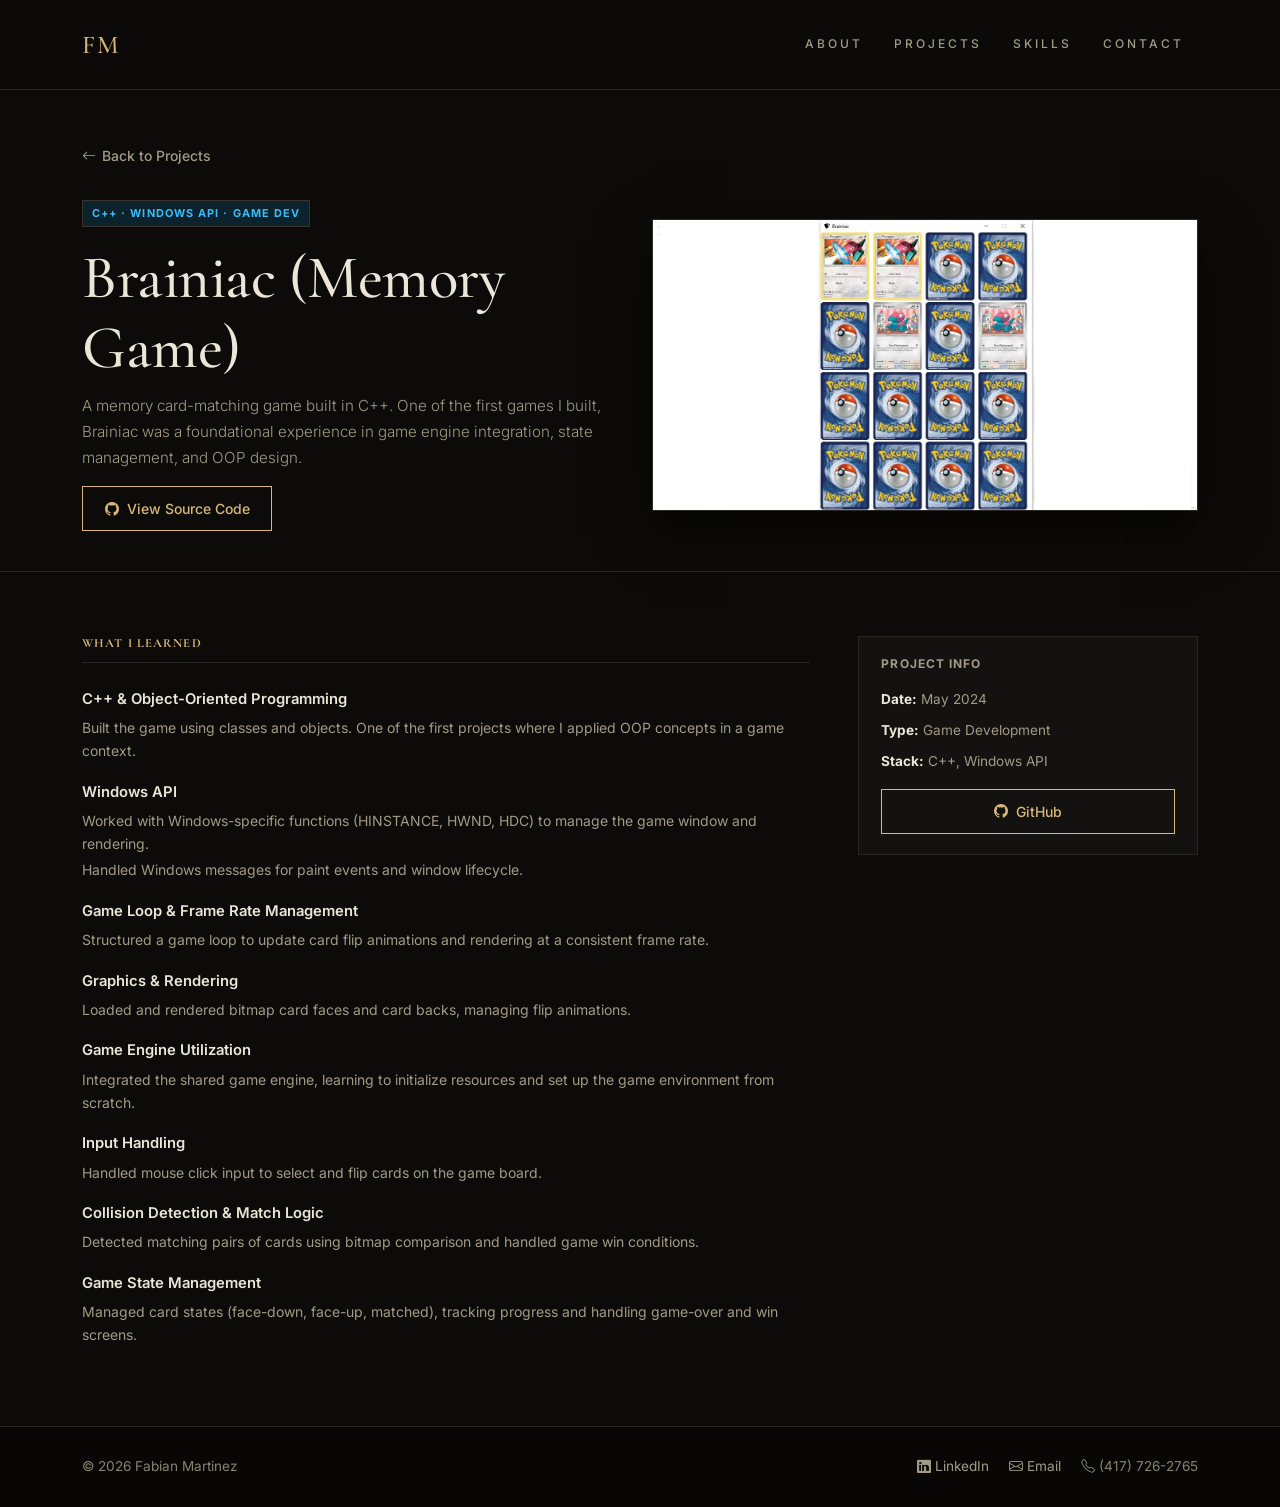
<file: Brainiac.html>
<!DOCTYPE html>
<html lang="en">
<head>
  <meta charset="UTF-8">
  <meta name="viewport" content="width=device-width, initial-scale=1.0">
  <title>Brainiac Memory Game | Fabian Martinez</title>
  <link href="https://cdn.jsdelivr.net/npm/bootstrap@5.3.3/dist/css/bootstrap.min.css" rel="stylesheet"
    integrity="sha384-QWTKZyjpPEjISv5WaRU9OFeRpok6YctnYmDr5pNlyT2bRjXh0JMhjY6hW+ALEwIH" crossorigin="anonymous">
  <link rel="stylesheet" href="https://cdn.jsdelivr.net/npm/bootstrap-icons@1.11.3/font/bootstrap-icons.min.css">
  <link rel="stylesheet" href="./css/style.css">
  <link rel="stylesheet" href="./css/gold.css">
</head>
<body>

<!-- ── Navbar ─────────────────────────────── -->
<nav class="navbar navbar-expand-lg sticky-top site-nav">
  <div class="container">
    <a class="navbar-brand" href="index.html">FM</a>
    <button class="navbar-toggler border-0" type="button" data-bs-toggle="collapse"
      data-bs-target="#mainNav" aria-controls="mainNav" aria-expanded="false" aria-label="Toggle navigation">
      <span class="navbar-toggler-icon"></span>
    </button>
    <div class="collapse navbar-collapse" id="mainNav">
      <ul class="navbar-nav ms-auto gap-1">
        <li class="nav-item"><a class="nav-link" href="index.html#about">About</a></li>
        <li class="nav-item"><a class="nav-link" href="index.html#projects">Projects</a></li>
        <li class="nav-item"><a class="nav-link" href="index.html#skills">Skills</a></li>
        <li class="nav-item"><a class="nav-link" href="index.html#contact">Contact</a></li>
      </ul>
    </div>
  </div>
</nav>

<!-- ── Page Hero ─────────────────────────── -->
<div class="page-hero">
  <div class="container">
    <a href="index.html" class="btn-back-custom">
      <i class="bi bi-arrow-left"></i> Back to Projects
    </a>
    <div class="row align-items-center g-4">
      <div class="col-lg-6">
        <span class="project-tag mb-3 d-inline-block" style="background:rgba(14,165,233,.15); color:#38bdf8;">C++ · Windows API · Game Dev</span>
        <h1>Brainiac (Memory Game)</h1>
        <p class="lead">A memory card-matching game built in C++. One of the first games I built, Brainiac was a foundational experience in game engine integration, state management, and OOP design.</p>
        <a href="https://github.com/Fabian00M/Brainiac.git" target="_blank" rel="noopener" class="btn-github-custom">
          <i class="bi bi-github"></i> View Source Code
        </a>
      </div>
      <div class="col-lg-6">
        <img src="images/match.jpeg" alt="Brainiac Memory Game" class="page-hero-img">
      </div>
    </div>
  </div>
</div>

<!-- ── Content ────────────────────────────── -->
<section class="content-section">
  <div class="container">
    <div class="row g-5">
      <div class="col-lg-8">
        <h3 class="section-label">What I Learned</h3>
        <dl class="skills-dl">
          <dt>C++ &amp; Object-Oriented Programming</dt>
          <dd>Built the game using classes and objects. One of the first projects where I applied OOP concepts in a game context.</dd>

          <dt>Windows API</dt>
          <dd>Worked with Windows-specific functions (HINSTANCE, HWND, HDC) to manage the game window and rendering.</dd>
          <dd>Handled Windows messages for paint events and window lifecycle.</dd>

          <dt>Game Loop &amp; Frame Rate Management</dt>
          <dd>Structured a game loop to update card flip animations and rendering at a consistent frame rate.</dd>

          <dt>Graphics &amp; Rendering</dt>
          <dd>Loaded and rendered bitmap card faces and card backs, managing flip animations.</dd>

          <dt>Game Engine Utilization</dt>
          <dd>Integrated the shared game engine, learning to initialize resources and set up the game environment from scratch.</dd>

          <dt>Input Handling</dt>
          <dd>Handled mouse click input to select and flip cards on the game board.</dd>

          <dt>Collision Detection &amp; Match Logic</dt>
          <dd>Detected matching pairs of cards using bitmap comparison and handled game win conditions.</dd>

          <dt>Game State Management</dt>
          <dd>Managed card states (face-down, face-up, matched), tracking progress and handling game-over and win screens.</dd>
        </dl>
      </div>
      <div class="col-lg-4">
        <div class="sidebar-card">
          <h4>Project Info</h4>
          <p style="font-size:.85rem; color:var(--text-muted); margin-bottom:.5rem;"><strong style="color:var(--dark-2);">Date:</strong> May 2024</p>
          <p style="font-size:.85rem; color:var(--text-muted); margin-bottom:.5rem;"><strong style="color:var(--dark-2);">Type:</strong> Game Development</p>
          <p style="font-size:.85rem; color:var(--text-muted); margin-bottom:1rem;"><strong style="color:var(--dark-2);">Stack:</strong> C++, Windows API</p>
          <a href="https://github.com/Fabian00M/Brainiac.git" target="_blank" rel="noopener" class="btn-github-custom w-100 justify-content-center">
            <i class="bi bi-github"></i> GitHub
          </a>
        </div>
      </div>
    </div>
  </div>
</section>

<!-- ── Footer ─────────────────────────────── -->
<footer class="site-footer">
  <div class="container">
    <div class="footer-grid">
      <span>© 2026 Fabian Martinez</span>
      <div class="footer-links">
        <a href="https://www.linkedin.com/in/fabian-martinez-camargo-32357427b" target="_blank" rel="noopener">
          <i class="bi bi-linkedin me-1"></i>LinkedIn
        </a>
        <a href="mailto:fabianmartinezcamargo81@gmail.com">
          <i class="bi bi-envelope me-1"></i>Email
        </a>
        <span><i class="bi bi-telephone me-1"></i>(417) 726-2765</span>
      </div>
    </div>
  </div>
</footer>

<script src="https://cdn.jsdelivr.net/npm/bootstrap@5.3.3/dist/js/bootstrap.bundle.min.js"
  integrity="sha384-YvpcrYf0tY3lHB60NNkmXc4s9bIOgUxi8T/jzmmbgxkiMr+9iS1YDKl5bDXQP5" crossorigin="anonymous"></script>
</body>
</html>
</file>
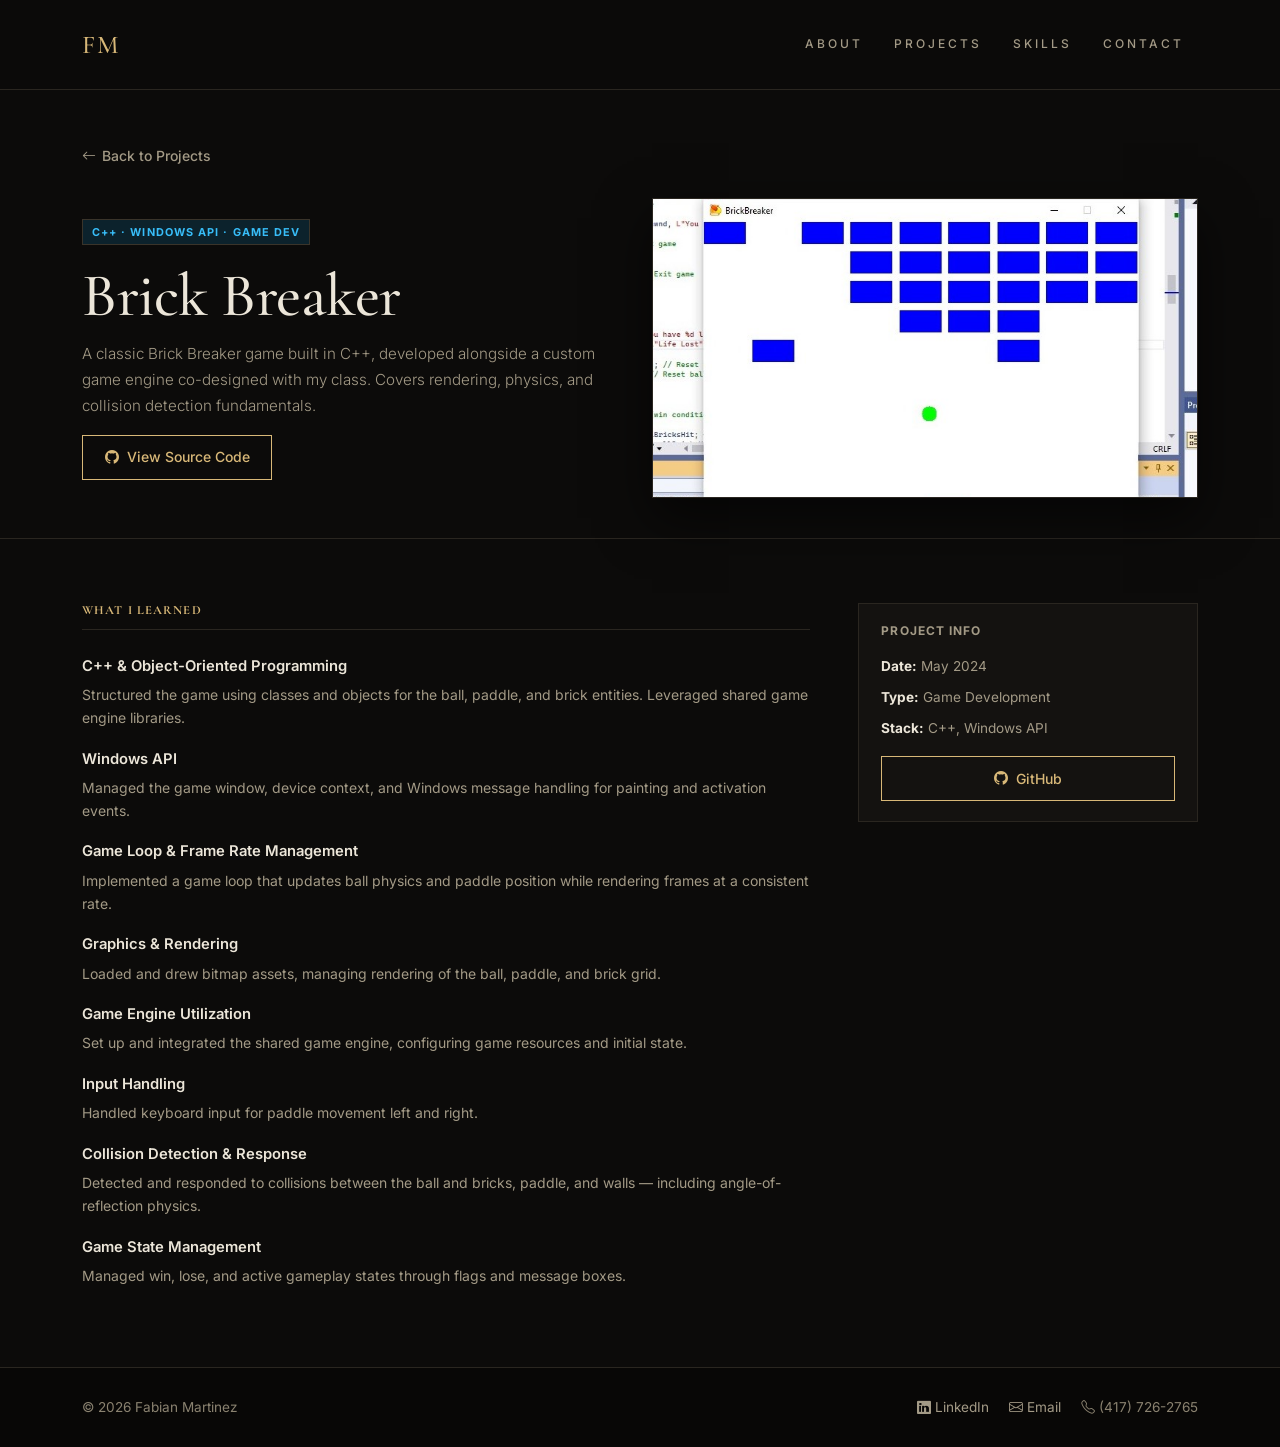
<file: Brick.html>
<!DOCTYPE html>
<html lang="en">
<head>
  <meta charset="UTF-8">
  <meta name="viewport" content="width=device-width, initial-scale=1.0">
  <title>Brick Breaker | Fabian Martinez</title>
  <link href="https://cdn.jsdelivr.net/npm/bootstrap@5.3.3/dist/css/bootstrap.min.css" rel="stylesheet"
    integrity="sha384-QWTKZyjpPEjISv5WaRU9OFeRpok6YctnYmDr5pNlyT2bRjXh0JMhjY6hW+ALEwIH" crossorigin="anonymous">
  <link rel="stylesheet" href="https://cdn.jsdelivr.net/npm/bootstrap-icons@1.11.3/font/bootstrap-icons.min.css">
  <link rel="stylesheet" href="./css/style.css">
  <link rel="stylesheet" href="./css/gold.css">
</head>
<body>

<!-- ── Navbar ─────────────────────────────── -->
<nav class="navbar navbar-expand-lg sticky-top site-nav">
  <div class="container">
    <a class="navbar-brand" href="index.html">FM</a>
    <button class="navbar-toggler border-0" type="button" data-bs-toggle="collapse"
      data-bs-target="#mainNav" aria-controls="mainNav" aria-expanded="false" aria-label="Toggle navigation">
      <span class="navbar-toggler-icon"></span>
    </button>
    <div class="collapse navbar-collapse" id="mainNav">
      <ul class="navbar-nav ms-auto gap-1">
        <li class="nav-item"><a class="nav-link" href="index.html#about">About</a></li>
        <li class="nav-item"><a class="nav-link" href="index.html#projects">Projects</a></li>
        <li class="nav-item"><a class="nav-link" href="index.html#skills">Skills</a></li>
        <li class="nav-item"><a class="nav-link" href="index.html#contact">Contact</a></li>
      </ul>
    </div>
  </div>
</nav>

<!-- ── Page Hero ─────────────────────────── -->
<div class="page-hero">
  <div class="container">
    <a href="index.html" class="btn-back-custom">
      <i class="bi bi-arrow-left"></i> Back to Projects
    </a>
    <div class="row align-items-center g-4">
      <div class="col-lg-6">
        <span class="project-tag mb-3 d-inline-block" style="background:rgba(14,165,233,.15); color:#38bdf8;">C++ · Windows API · Game Dev</span>
        <h1>Brick Breaker</h1>
        <p class="lead">A classic Brick Breaker game built in C++, developed alongside a custom game engine co-designed with my class. Covers rendering, physics, and collision detection fundamentals.</p>
        <a href="https://github.com/Fabian00M/Brick-Game.git" target="_blank" rel="noopener" class="btn-github-custom">
          <i class="bi bi-github"></i> View Source Code
        </a>
      </div>
      <div class="col-lg-6">
        <img src="images/Brick.jpeg" alt="Brick Breaker Game" class="page-hero-img">
      </div>
    </div>
  </div>
</div>

<!-- ── Content ────────────────────────────── -->
<section class="content-section">
  <div class="container">
    <div class="row g-5">
      <div class="col-lg-8">
        <h3 class="section-label">What I Learned</h3>
        <dl class="skills-dl">
          <dt>C++ &amp; Object-Oriented Programming</dt>
          <dd>Structured the game using classes and objects for the ball, paddle, and brick entities. Leveraged shared game engine libraries.</dd>

          <dt>Windows API</dt>
          <dd>Managed the game window, device context, and Windows message handling for painting and activation events.</dd>

          <dt>Game Loop &amp; Frame Rate Management</dt>
          <dd>Implemented a game loop that updates ball physics and paddle position while rendering frames at a consistent rate.</dd>

          <dt>Graphics &amp; Rendering</dt>
          <dd>Loaded and drew bitmap assets, managing rendering of the ball, paddle, and brick grid.</dd>

          <dt>Game Engine Utilization</dt>
          <dd>Set up and integrated the shared game engine, configuring game resources and initial state.</dd>

          <dt>Input Handling</dt>
          <dd>Handled keyboard input for paddle movement left and right.</dd>

          <dt>Collision Detection &amp; Response</dt>
          <dd>Detected and responded to collisions between the ball and bricks, paddle, and walls — including angle-of-reflection physics.</dd>

          <dt>Game State Management</dt>
          <dd>Managed win, lose, and active gameplay states through flags and message boxes.</dd>
        </dl>
      </div>
      <div class="col-lg-4">
        <div class="sidebar-card">
          <h4>Project Info</h4>
          <p style="font-size:.85rem; color:var(--text-muted); margin-bottom:.5rem;"><strong style="color:var(--dark-2);">Date:</strong> May 2024</p>
          <p style="font-size:.85rem; color:var(--text-muted); margin-bottom:.5rem;"><strong style="color:var(--dark-2);">Type:</strong> Game Development</p>
          <p style="font-size:.85rem; color:var(--text-muted); margin-bottom:1rem;"><strong style="color:var(--dark-2);">Stack:</strong> C++, Windows API</p>
          <a href="https://github.com/Fabian00M/Brick-Game.git" target="_blank" rel="noopener" class="btn-github-custom w-100 justify-content-center">
            <i class="bi bi-github"></i> GitHub
          </a>
        </div>
      </div>
    </div>
  </div>
</section>

<!-- ── Footer ─────────────────────────────── -->
<footer class="site-footer">
  <div class="container">
    <div class="footer-grid">
      <span>© 2026 Fabian Martinez</span>
      <div class="footer-links">
        <a href="https://www.linkedin.com/in/fabian-martinez-camargo-32357427b" target="_blank" rel="noopener">
          <i class="bi bi-linkedin me-1"></i>LinkedIn
        </a>
        <a href="mailto:fabianmartinezcamargo81@gmail.com">
          <i class="bi bi-envelope me-1"></i>Email
        </a>
        <span><i class="bi bi-telephone me-1"></i>(417) 726-2765</span>
      </div>
    </div>
  </div>
</footer>

<script src="https://cdn.jsdelivr.net/npm/bootstrap@5.3.3/dist/js/bootstrap.bundle.min.js"
  integrity="sha384-YvpcrYf0tY3lHB60NNkmXc4s9bIOgUxi8T/jzmmbgxkiMr+9iS1YDKl5bDXQP5" crossorigin="anonymous"></script>
</body>
</html>
</file>
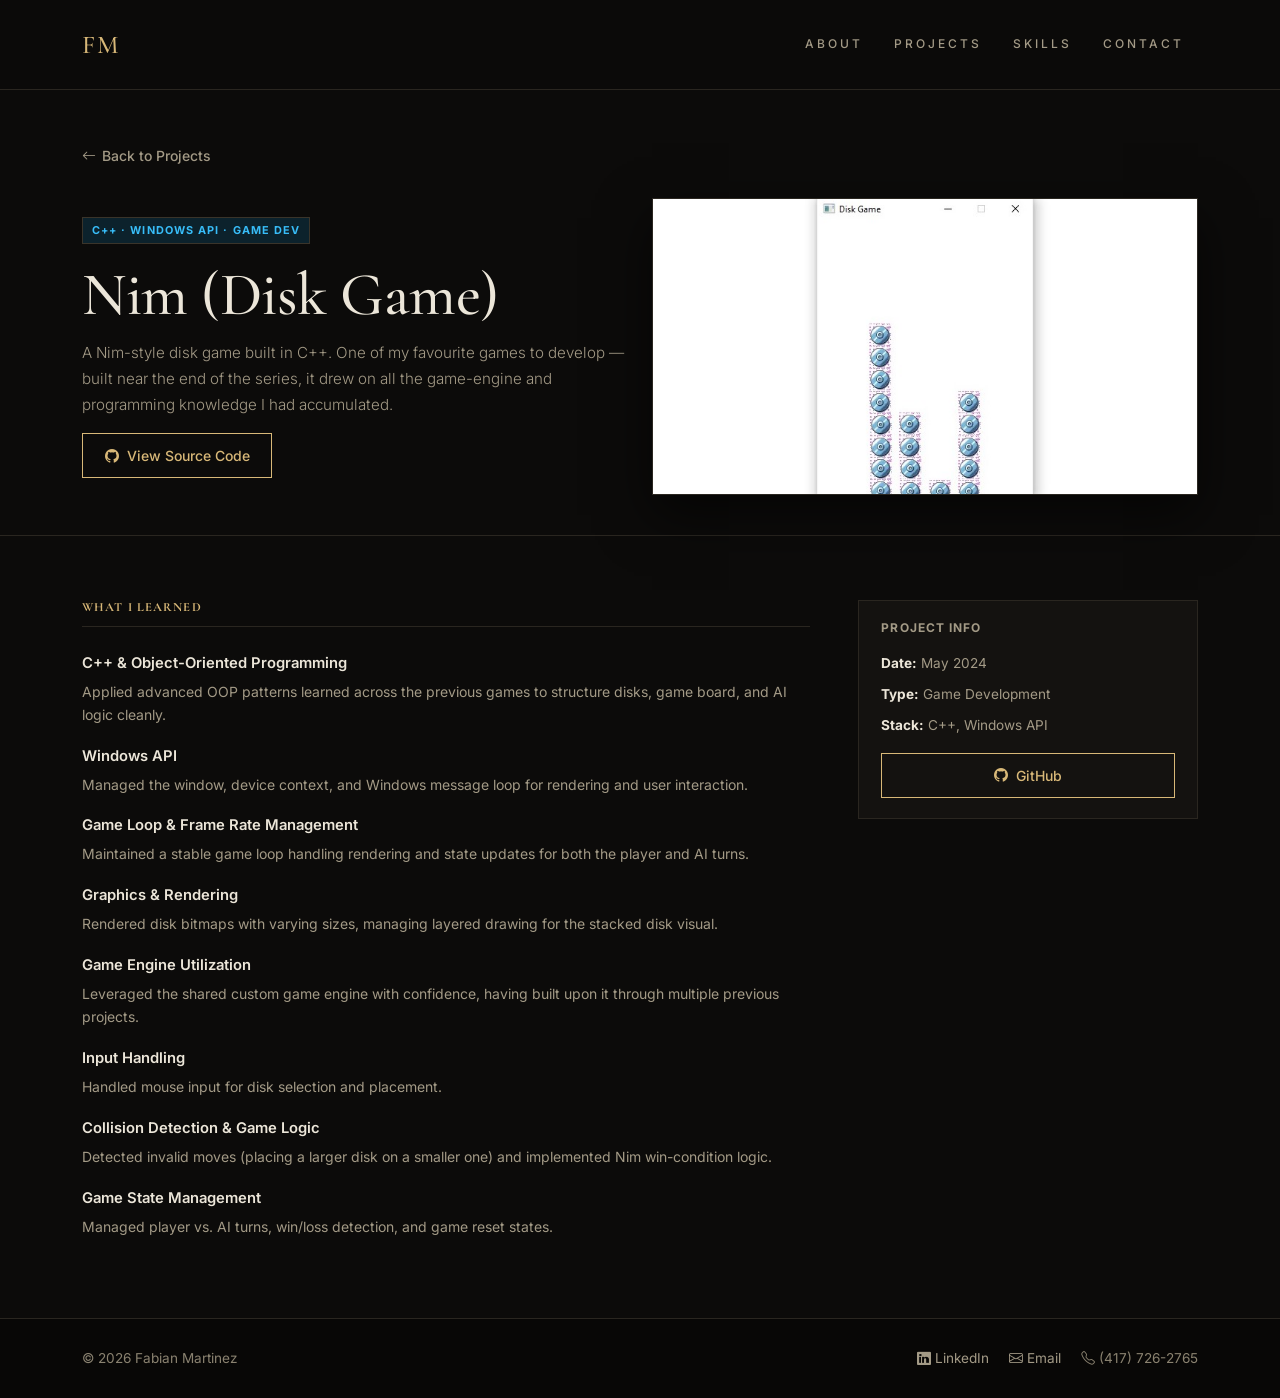
<file: Disk.html>
<!DOCTYPE html>
<html lang="en">
<head>
  <meta charset="UTF-8">
  <meta name="viewport" content="width=device-width, initial-scale=1.0">
  <title>Nim (Disk Game) | Fabian Martinez</title>
  <link href="https://cdn.jsdelivr.net/npm/bootstrap@5.3.3/dist/css/bootstrap.min.css" rel="stylesheet"
    integrity="sha384-QWTKZyjpPEjISv5WaRU9OFeRpok6YctnYmDr5pNlyT2bRjXh0JMhjY6hW+ALEwIH" crossorigin="anonymous">
  <link rel="stylesheet" href="https://cdn.jsdelivr.net/npm/bootstrap-icons@1.11.3/font/bootstrap-icons.min.css">
  <link rel="stylesheet" href="./css/style.css">
  <link rel="stylesheet" href="./css/gold.css">
</head>
<body>

<!-- ── Navbar ─────────────────────────────── -->
<nav class="navbar navbar-expand-lg sticky-top site-nav">
  <div class="container">
    <a class="navbar-brand" href="index.html">FM</a>
    <button class="navbar-toggler border-0" type="button" data-bs-toggle="collapse"
      data-bs-target="#mainNav" aria-controls="mainNav" aria-expanded="false" aria-label="Toggle navigation">
      <span class="navbar-toggler-icon"></span>
    </button>
    <div class="collapse navbar-collapse" id="mainNav">
      <ul class="navbar-nav ms-auto gap-1">
        <li class="nav-item"><a class="nav-link" href="index.html#about">About</a></li>
        <li class="nav-item"><a class="nav-link" href="index.html#projects">Projects</a></li>
        <li class="nav-item"><a class="nav-link" href="index.html#skills">Skills</a></li>
        <li class="nav-item"><a class="nav-link" href="index.html#contact">Contact</a></li>
      </ul>
    </div>
  </div>
</nav>

<!-- ── Page Hero ─────────────────────────── -->
<div class="page-hero">
  <div class="container">
    <a href="index.html" class="btn-back-custom">
      <i class="bi bi-arrow-left"></i> Back to Projects
    </a>
    <div class="row align-items-center g-4">
      <div class="col-lg-6">
        <span class="project-tag mb-3 d-inline-block" style="background:rgba(14,165,233,.15); color:#38bdf8;">C++ · Windows API · Game Dev</span>
        <h1>Nim (Disk Game)</h1>
        <p class="lead">A Nim-style disk game built in C++. One of my favourite games to develop — built near the end of the series, it drew on all the game-engine and programming knowledge I had accumulated.</p>
        <a href="https://github.com/Fabian00M/Disk-Game.git" target="_blank" rel="noopener" class="btn-github-custom">
          <i class="bi bi-github"></i> View Source Code
        </a>
      </div>
      <div class="col-lg-6">
        <img src="images/disk.jpeg" alt="Nim Disk Game" class="page-hero-img">
      </div>
    </div>
  </div>
</div>

<!-- ── Content ────────────────────────────── -->
<section class="content-section">
  <div class="container">
    <div class="row g-5">
      <div class="col-lg-8">
        <h3 class="section-label">What I Learned</h3>
        <dl class="skills-dl">
          <dt>C++ &amp; Object-Oriented Programming</dt>
          <dd>Applied advanced OOP patterns learned across the previous games to structure disks, game board, and AI logic cleanly.</dd>

          <dt>Windows API</dt>
          <dd>Managed the window, device context, and Windows message loop for rendering and user interaction.</dd>

          <dt>Game Loop &amp; Frame Rate Management</dt>
          <dd>Maintained a stable game loop handling rendering and state updates for both the player and AI turns.</dd>

          <dt>Graphics &amp; Rendering</dt>
          <dd>Rendered disk bitmaps with varying sizes, managing layered drawing for the stacked disk visual.</dd>

          <dt>Game Engine Utilization</dt>
          <dd>Leveraged the shared custom game engine with confidence, having built upon it through multiple previous projects.</dd>

          <dt>Input Handling</dt>
          <dd>Handled mouse input for disk selection and placement.</dd>

          <dt>Collision Detection &amp; Game Logic</dt>
          <dd>Detected invalid moves (placing a larger disk on a smaller one) and implemented Nim win-condition logic.</dd>

          <dt>Game State Management</dt>
          <dd>Managed player vs. AI turns, win/loss detection, and game reset states.</dd>
        </dl>
      </div>
      <div class="col-lg-4">
        <div class="sidebar-card">
          <h4>Project Info</h4>
          <p style="font-size:.85rem; color:var(--text-muted); margin-bottom:.5rem;"><strong style="color:var(--dark-2);">Date:</strong> May 2024</p>
          <p style="font-size:.85rem; color:var(--text-muted); margin-bottom:.5rem;"><strong style="color:var(--dark-2);">Type:</strong> Game Development</p>
          <p style="font-size:.85rem; color:var(--text-muted); margin-bottom:1rem;"><strong style="color:var(--dark-2);">Stack:</strong> C++, Windows API</p>
          <a href="https://github.com/Fabian00M/Disk-Game.git" target="_blank" rel="noopener" class="btn-github-custom w-100 justify-content-center">
            <i class="bi bi-github"></i> GitHub
          </a>
        </div>
      </div>
    </div>
  </div>
</section>

<!-- ── Footer ─────────────────────────────── -->
<footer class="site-footer">
  <div class="container">
    <div class="footer-grid">
      <span>© 2026 Fabian Martinez</span>
      <div class="footer-links">
        <a href="https://www.linkedin.com/in/fabian-martinez-camargo-32357427b" target="_blank" rel="noopener">
          <i class="bi bi-linkedin me-1"></i>LinkedIn
        </a>
        <a href="mailto:fabianmartinezcamargo81@gmail.com">
          <i class="bi bi-envelope me-1"></i>Email
        </a>
        <span><i class="bi bi-telephone me-1"></i>(417) 726-2765</span>
      </div>
    </div>
  </div>
</footer>

<script src="https://cdn.jsdelivr.net/npm/bootstrap@5.3.3/dist/js/bootstrap.bundle.min.js"
  integrity="sha384-YvpcrYf0tY3lHB60NNkmXc4s9bIOgUxi8T/jzmmbgxkiMr+9iS1YDKl5bDXQP5" crossorigin="anonymous"></script>
</body>
</html>
</file>
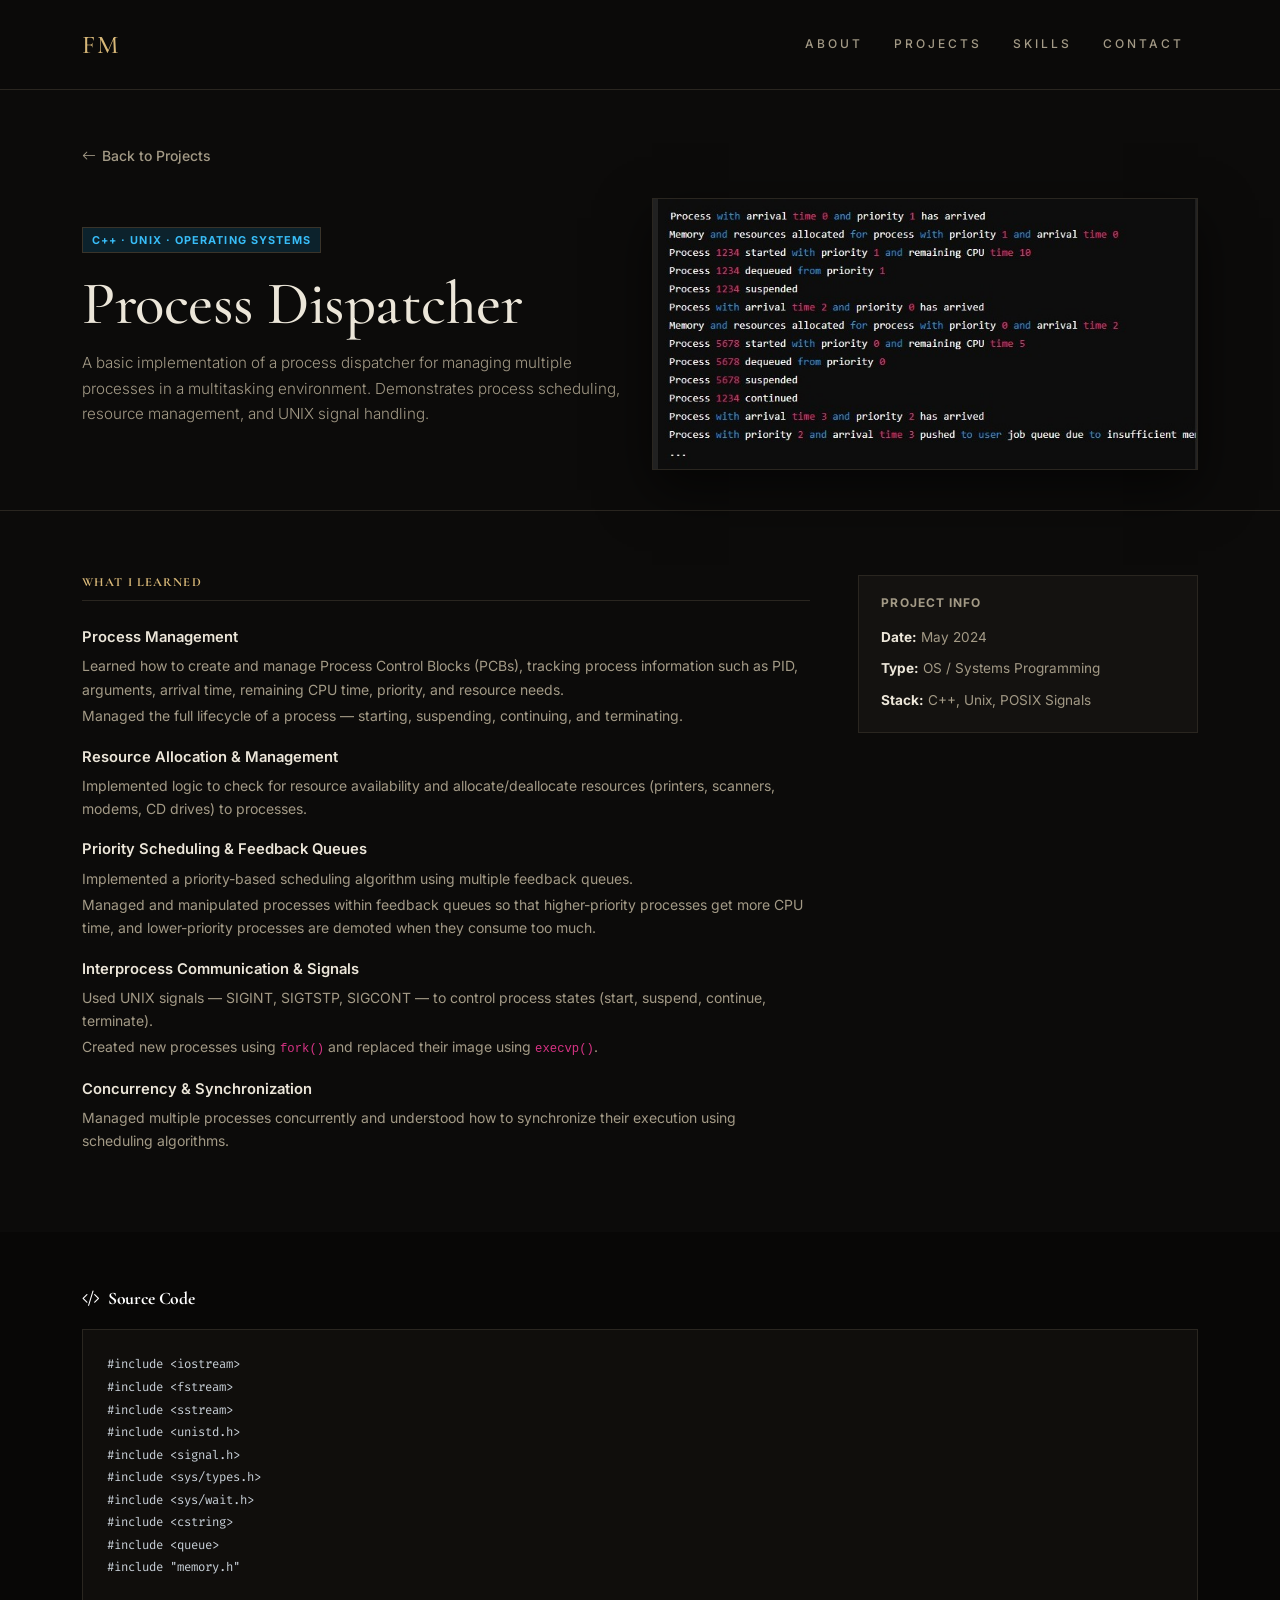
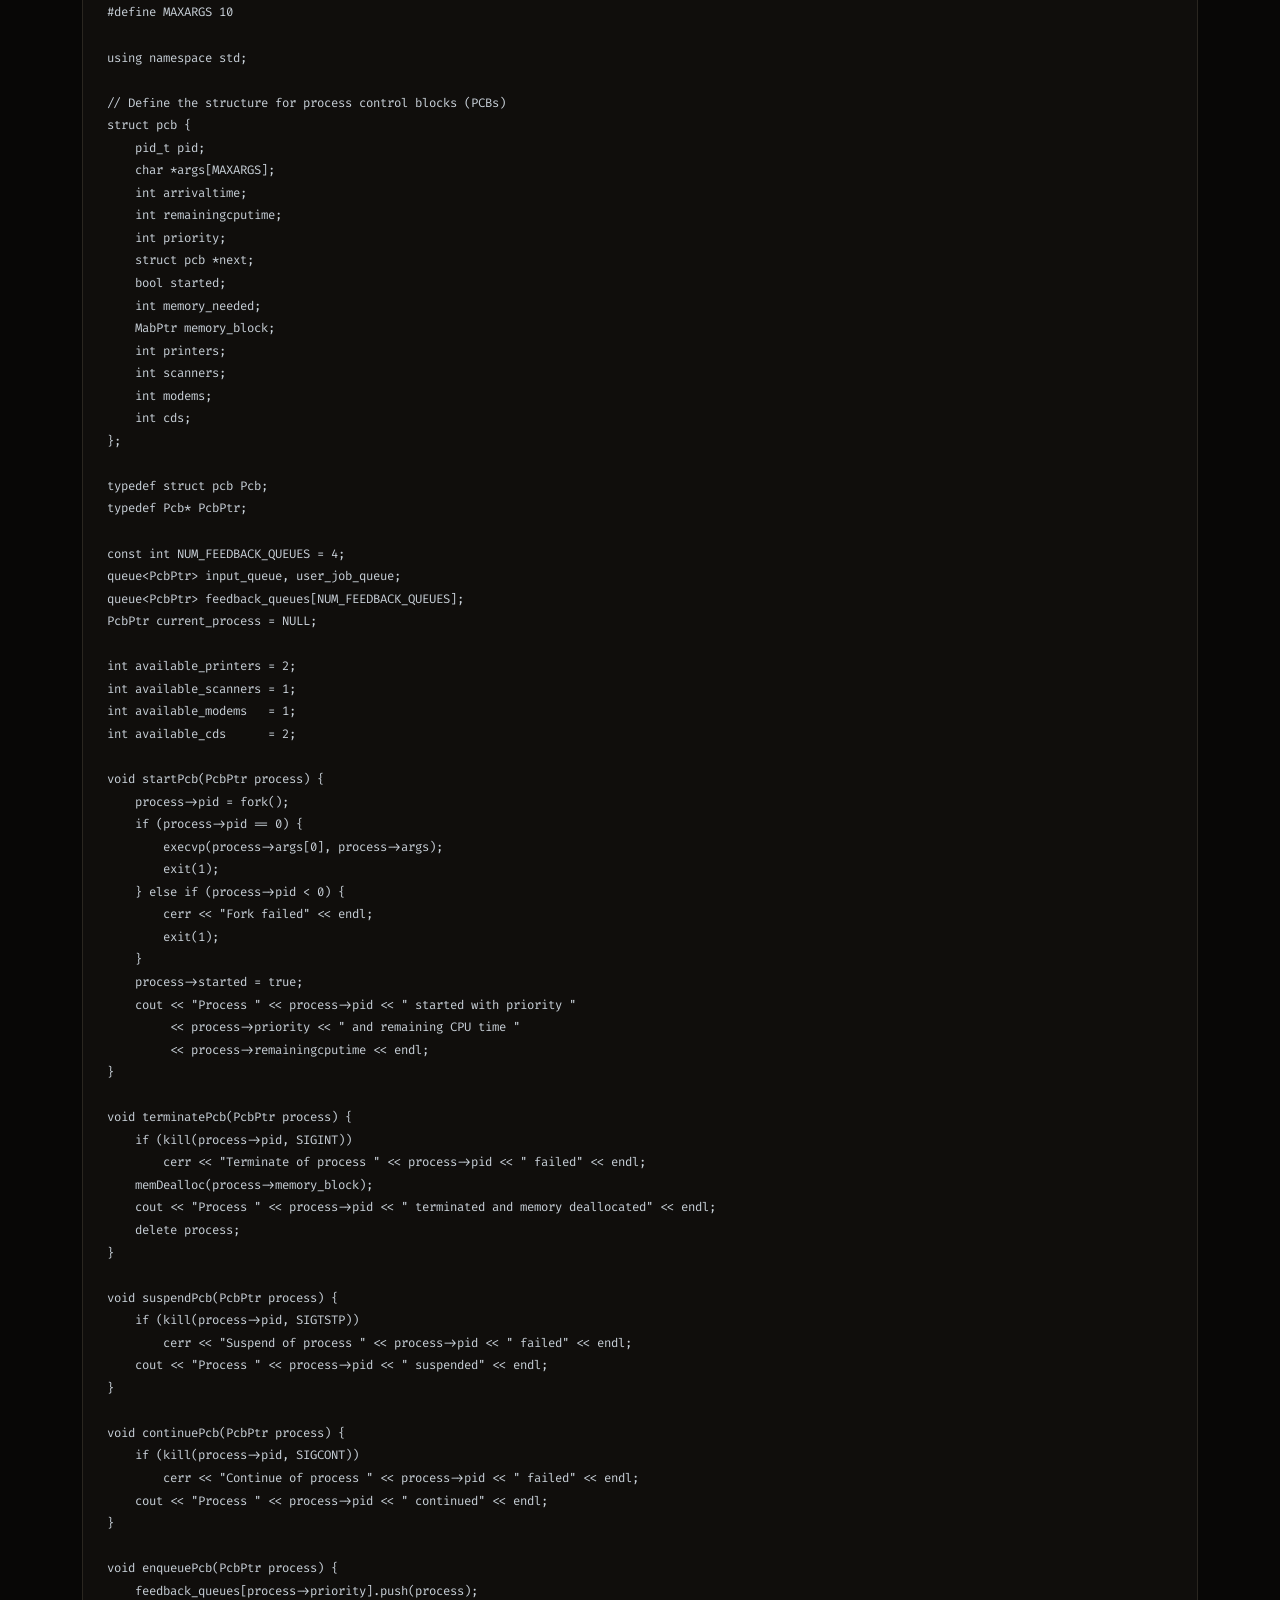
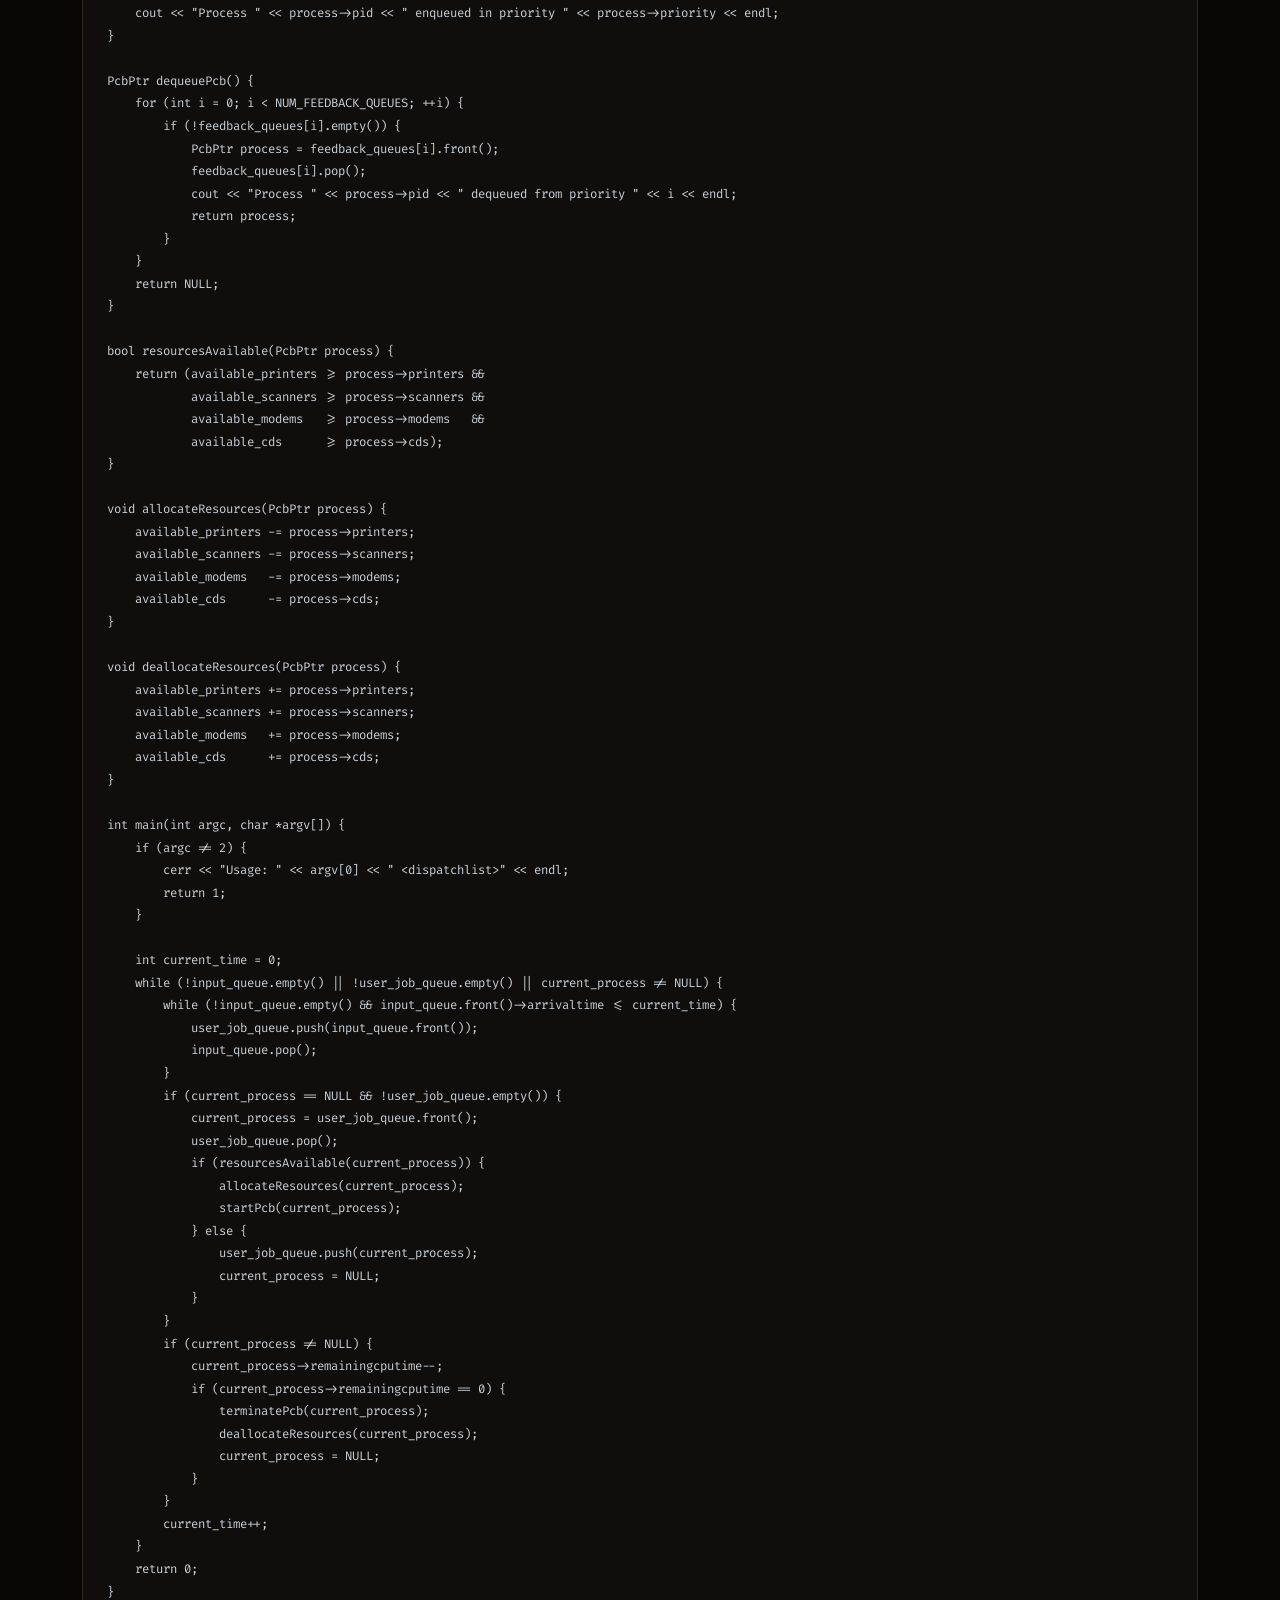
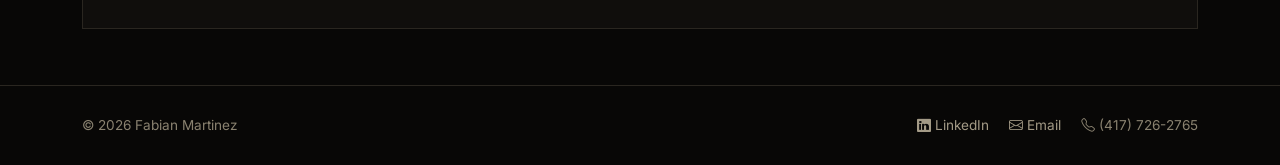
<file: Dispatcher.html>
<!DOCTYPE html>
<html lang="en">
<head>
  <meta charset="UTF-8">
  <meta name="viewport" content="width=device-width, initial-scale=1.0">
  <title>Process Dispatcher | Fabian Martinez</title>
  <link href="https://cdn.jsdelivr.net/npm/bootstrap@5.3.3/dist/css/bootstrap.min.css" rel="stylesheet"
    integrity="sha384-QWTKZyjpPEjISv5WaRU9OFeRpok6YctnYmDr5pNlyT2bRjXh0JMhjY6hW+ALEwIH" crossorigin="anonymous">
  <link rel="stylesheet" href="https://cdn.jsdelivr.net/npm/bootstrap-icons@1.11.3/font/bootstrap-icons.min.css">
  <link rel="stylesheet" href="./css/style.css">
  <link rel="stylesheet" href="./css/gold.css">
</head>
<body>

<!-- ── Navbar ─────────────────────────────── -->
<nav class="navbar navbar-expand-lg sticky-top site-nav">
  <div class="container">
    <a class="navbar-brand" href="index.html">FM</a>
    <button class="navbar-toggler border-0" type="button" data-bs-toggle="collapse"
      data-bs-target="#mainNav" aria-controls="mainNav" aria-expanded="false" aria-label="Toggle navigation">
      <span class="navbar-toggler-icon"></span>
    </button>
    <div class="collapse navbar-collapse" id="mainNav">
      <ul class="navbar-nav ms-auto gap-1">
        <li class="nav-item"><a class="nav-link" href="index.html#about">About</a></li>
        <li class="nav-item"><a class="nav-link" href="index.html#projects">Projects</a></li>
        <li class="nav-item"><a class="nav-link" href="index.html#skills">Skills</a></li>
        <li class="nav-item"><a class="nav-link" href="index.html#contact">Contact</a></li>
      </ul>
    </div>
  </div>
</nav>

<!-- ── Page Hero ─────────────────────────── -->
<div class="page-hero">
  <div class="container">
    <a href="index.html" class="btn-back-custom">
      <i class="bi bi-arrow-left"></i> Back to Projects
    </a>
    <div class="row align-items-center g-4">
      <div class="col-lg-6">
        <span class="project-tag mb-3 d-inline-block" style="background:rgba(14,165,233,.15); color:#38bdf8;">C++ · Unix · Operating Systems</span>
        <h1>Process Dispatcher</h1>
        <p class="lead">A basic implementation of a process dispatcher for managing multiple processes in a multitasking environment. Demonstrates process scheduling, resource management, and UNIX signal handling.</p>
      </div>
      <div class="col-lg-6">
        <img src="images/Dispatcher.jpeg" alt="Process Dispatcher" class="page-hero-img">
      </div>
    </div>
  </div>
</div>

<!-- ── Content ────────────────────────────── -->
<section class="content-section">
  <div class="container">
    <div class="row g-5">
      <div class="col-lg-8">
        <h3 class="section-label">What I Learned</h3>
        <dl class="skills-dl">
          <dt>Process Management</dt>
          <dd>Learned how to create and manage Process Control Blocks (PCBs), tracking process information such as PID, arguments, arrival time, remaining CPU time, priority, and resource needs.</dd>
          <dd>Managed the full lifecycle of a process — starting, suspending, continuing, and terminating.</dd>

          <dt>Resource Allocation &amp; Management</dt>
          <dd>Implemented logic to check for resource availability and allocate/deallocate resources (printers, scanners, modems, CD drives) to processes.</dd>

          <dt>Priority Scheduling &amp; Feedback Queues</dt>
          <dd>Implemented a priority-based scheduling algorithm using multiple feedback queues.</dd>
          <dd>Managed and manipulated processes within feedback queues so that higher-priority processes get more CPU time, and lower-priority processes are demoted when they consume too much.</dd>

          <dt>Interprocess Communication &amp; Signals</dt>
          <dd>Used UNIX signals — SIGINT, SIGTSTP, SIGCONT — to control process states (start, suspend, continue, terminate).</dd>
          <dd>Created new processes using <code>fork()</code> and replaced their image using <code>execvp()</code>.</dd>

          <dt>Concurrency &amp; Synchronization</dt>
          <dd>Managed multiple processes concurrently and understood how to synchronize their execution using scheduling algorithms.</dd>
        </dl>
      </div>
      <div class="col-lg-4">
        <div class="sidebar-card">
          <h4>Project Info</h4>
          <p style="font-size:.85rem; color:var(--text-muted); margin-bottom:.5rem;"><strong style="color:var(--dark-2);">Date:</strong> May 2024</p>
          <p style="font-size:.85rem; color:var(--text-muted); margin-bottom:.5rem;"><strong style="color:var(--dark-2);">Type:</strong> OS / Systems Programming</p>
          <p style="font-size:.85rem; color:var(--text-muted); margin:0;"><strong style="color:var(--dark-2);">Stack:</strong> C++, Unix, POSIX Signals</p>
        </div>
      </div>
    </div>
  </div>
</section>

<!-- ── Code ───────────────────────────────── -->
<section class="code-section">
  <div class="container">
    <h2><i class="bi bi-code-slash me-2"></i>Source Code</h2>
    <pre><code>#include &lt;iostream&gt;
#include &lt;fstream&gt;
#include &lt;sstream&gt;
#include &lt;unistd.h&gt;
#include &lt;signal.h&gt;
#include &lt;sys/types.h&gt;
#include &lt;sys/wait.h&gt;
#include &lt;cstring&gt;
#include &lt;queue&gt;
#include "memory.h"

#define MAXARGS 10

using namespace std;

// Define the structure for process control blocks (PCBs)
struct pcb {
    pid_t pid;
    char *args[MAXARGS];
    int arrivaltime;
    int remainingcputime;
    int priority;
    struct pcb *next;
    bool started;
    int memory_needed;
    MabPtr memory_block;
    int printers;
    int scanners;
    int modems;
    int cds;
};

typedef struct pcb Pcb;
typedef Pcb* PcbPtr;

const int NUM_FEEDBACK_QUEUES = 4;
queue&lt;PcbPtr&gt; input_queue, user_job_queue;
queue&lt;PcbPtr&gt; feedback_queues[NUM_FEEDBACK_QUEUES];
PcbPtr current_process = NULL;

int available_printers = 2;
int available_scanners = 1;
int available_modems   = 1;
int available_cds      = 2;

void startPcb(PcbPtr process) {
    process-&gt;pid = fork();
    if (process-&gt;pid == 0) {
        execvp(process-&gt;args[0], process-&gt;args);
        exit(1);
    } else if (process-&gt;pid &lt; 0) {
        cerr &lt;&lt; "Fork failed" &lt;&lt; endl;
        exit(1);
    }
    process-&gt;started = true;
    cout &lt;&lt; "Process " &lt;&lt; process-&gt;pid &lt;&lt; " started with priority "
         &lt;&lt; process-&gt;priority &lt;&lt; " and remaining CPU time "
         &lt;&lt; process-&gt;remainingcputime &lt;&lt; endl;
}

void terminatePcb(PcbPtr process) {
    if (kill(process-&gt;pid, SIGINT))
        cerr &lt;&lt; "Terminate of process " &lt;&lt; process-&gt;pid &lt;&lt; " failed" &lt;&lt; endl;
    memDealloc(process-&gt;memory_block);
    cout &lt;&lt; "Process " &lt;&lt; process-&gt;pid &lt;&lt; " terminated and memory deallocated" &lt;&lt; endl;
    delete process;
}

void suspendPcb(PcbPtr process) {
    if (kill(process-&gt;pid, SIGTSTP))
        cerr &lt;&lt; "Suspend of process " &lt;&lt; process-&gt;pid &lt;&lt; " failed" &lt;&lt; endl;
    cout &lt;&lt; "Process " &lt;&lt; process-&gt;pid &lt;&lt; " suspended" &lt;&lt; endl;
}

void continuePcb(PcbPtr process) {
    if (kill(process-&gt;pid, SIGCONT))
        cerr &lt;&lt; "Continue of process " &lt;&lt; process-&gt;pid &lt;&lt; " failed" &lt;&lt; endl;
    cout &lt;&lt; "Process " &lt;&lt; process-&gt;pid &lt;&lt; " continued" &lt;&lt; endl;
}

void enqueuePcb(PcbPtr process) {
    feedback_queues[process-&gt;priority].push(process);
    cout &lt;&lt; "Process " &lt;&lt; process-&gt;pid &lt;&lt; " enqueued in priority " &lt;&lt; process-&gt;priority &lt;&lt; endl;
}

PcbPtr dequeuePcb() {
    for (int i = 0; i &lt; NUM_FEEDBACK_QUEUES; ++i) {
        if (!feedback_queues[i].empty()) {
            PcbPtr process = feedback_queues[i].front();
            feedback_queues[i].pop();
            cout &lt;&lt; "Process " &lt;&lt; process-&gt;pid &lt;&lt; " dequeued from priority " &lt;&lt; i &lt;&lt; endl;
            return process;
        }
    }
    return NULL;
}

bool resourcesAvailable(PcbPtr process) {
    return (available_printers &gt;= process-&gt;printers &amp;&amp;
            available_scanners &gt;= process-&gt;scanners &amp;&amp;
            available_modems   &gt;= process-&gt;modems   &amp;&amp;
            available_cds      &gt;= process-&gt;cds);
}

void allocateResources(PcbPtr process) {
    available_printers -= process-&gt;printers;
    available_scanners -= process-&gt;scanners;
    available_modems   -= process-&gt;modems;
    available_cds      -= process-&gt;cds;
}

void deallocateResources(PcbPtr process) {
    available_printers += process-&gt;printers;
    available_scanners += process-&gt;scanners;
    available_modems   += process-&gt;modems;
    available_cds      += process-&gt;cds;
}

int main(int argc, char *argv[]) {
    if (argc != 2) {
        cerr &lt;&lt; "Usage: " &lt;&lt; argv[0] &lt;&lt; " &lt;dispatchlist&gt;" &lt;&lt; endl;
        return 1;
    }

    int current_time = 0;
    while (!input_queue.empty() || !user_job_queue.empty() || current_process != NULL) {
        while (!input_queue.empty() &amp;&amp; input_queue.front()-&gt;arrivaltime &lt;= current_time) {
            user_job_queue.push(input_queue.front());
            input_queue.pop();
        }
        if (current_process == NULL &amp;&amp; !user_job_queue.empty()) {
            current_process = user_job_queue.front();
            user_job_queue.pop();
            if (resourcesAvailable(current_process)) {
                allocateResources(current_process);
                startPcb(current_process);
            } else {
                user_job_queue.push(current_process);
                current_process = NULL;
            }
        }
        if (current_process != NULL) {
            current_process-&gt;remainingcputime--;
            if (current_process-&gt;remainingcputime == 0) {
                terminatePcb(current_process);
                deallocateResources(current_process);
                current_process = NULL;
            }
        }
        current_time++;
    }
    return 0;
}</code></pre>
  </div>
</section>

<!-- ── Footer ─────────────────────────────── -->
<footer class="site-footer">
  <div class="container">
    <div class="footer-grid">
      <span>© 2026 Fabian Martinez</span>
      <div class="footer-links">
        <a href="https://www.linkedin.com/in/fabian-martinez-camargo-32357427b" target="_blank" rel="noopener">
          <i class="bi bi-linkedin me-1"></i>LinkedIn
        </a>
        <a href="mailto:fabianmartinezcamargo81@gmail.com">
          <i class="bi bi-envelope me-1"></i>Email
        </a>
        <span><i class="bi bi-telephone me-1"></i>(417) 726-2765</span>
      </div>
    </div>
  </div>
</footer>

<script src="https://cdn.jsdelivr.net/npm/bootstrap@5.3.3/dist/js/bootstrap.bundle.min.js"
  integrity="sha384-YvpcrYf0tY3lHB60NNkmXc4s9bIOgUxi8T/jzmmbgxkiMr+9iS1YDKl5bDXQP5" crossorigin="anonymous"></script>
</body>
</html>
</file>
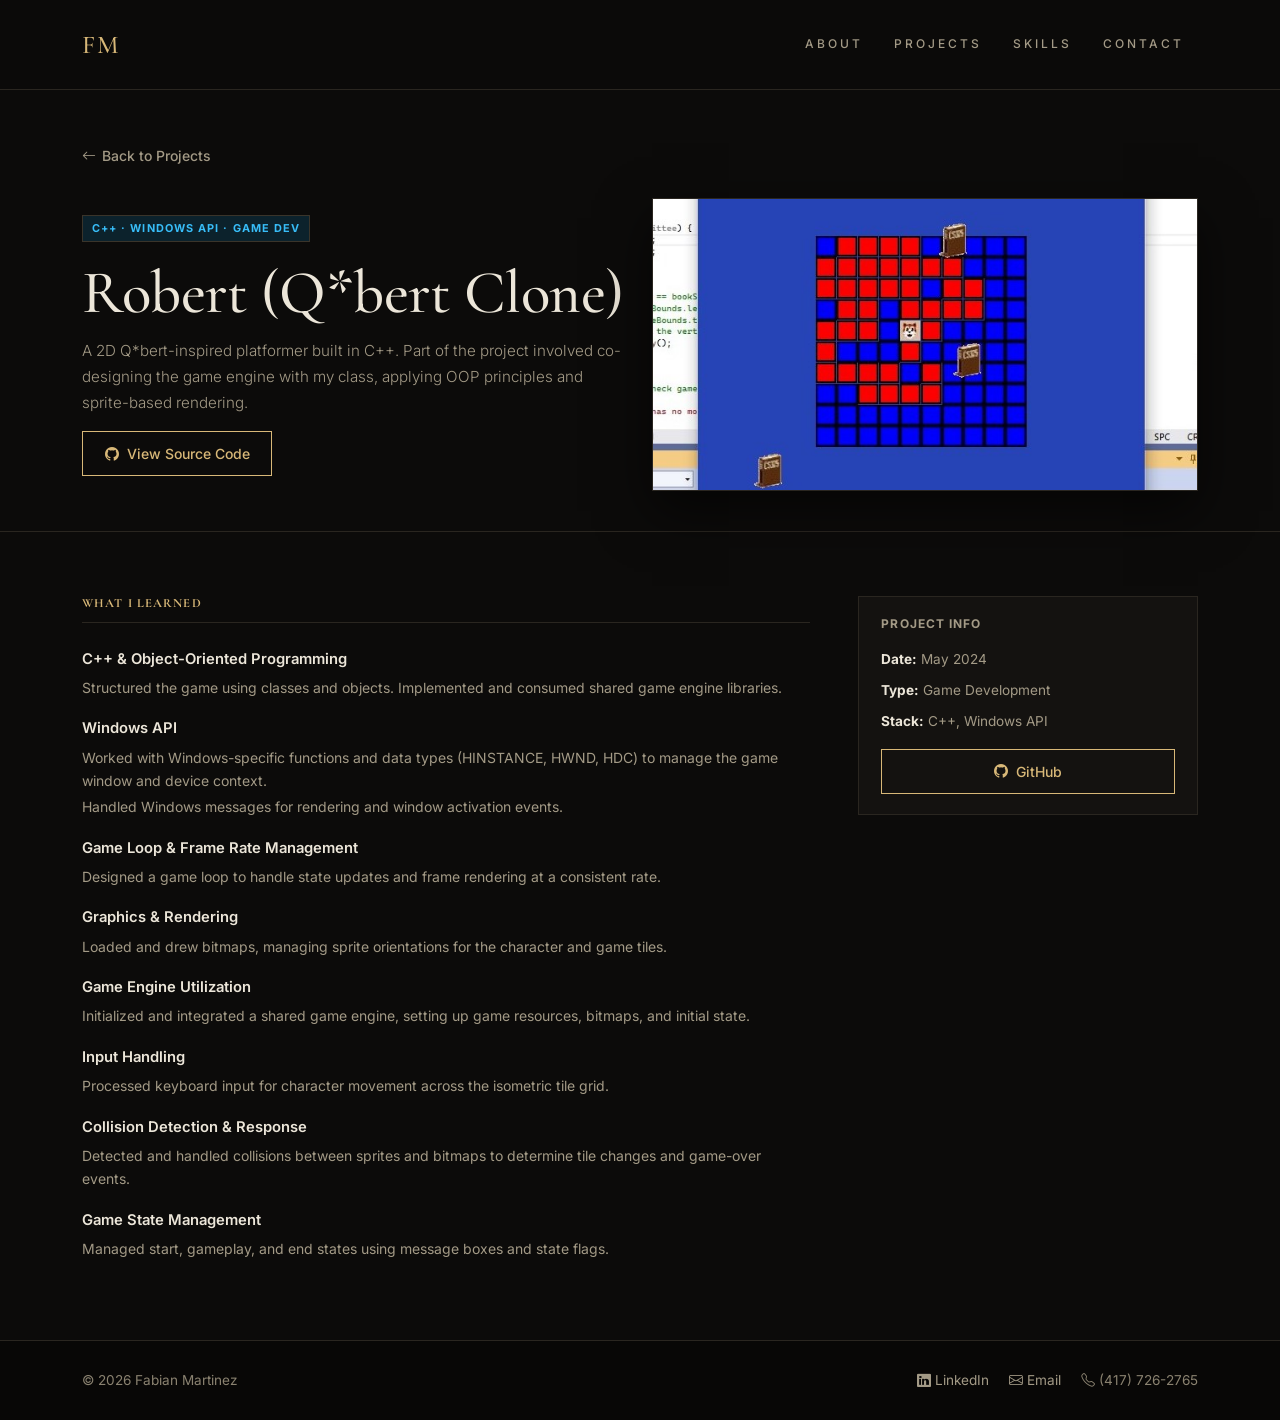
<file: Robert.html>
<!DOCTYPE html>
<html lang="en">
<head>
  <meta charset="UTF-8">
  <meta name="viewport" content="width=device-width, initial-scale=1.0">
  <title>Robert (Q*bert) | Fabian Martinez</title>
  <link href="https://cdn.jsdelivr.net/npm/bootstrap@5.3.3/dist/css/bootstrap.min.css" rel="stylesheet"
    integrity="sha384-QWTKZyjpPEjISv5WaRU9OFeRpok6YctnYmDr5pNlyT2bRjXh0JMhjY6hW+ALEwIH" crossorigin="anonymous">
  <link rel="stylesheet" href="https://cdn.jsdelivr.net/npm/bootstrap-icons@1.11.3/font/bootstrap-icons.min.css">
  <link rel="stylesheet" href="./css/style.css">
  <link rel="stylesheet" href="./css/gold.css">
</head>
<body>

<!-- ── Navbar ─────────────────────────────── -->
<nav class="navbar navbar-expand-lg sticky-top site-nav">
  <div class="container">
    <a class="navbar-brand" href="index.html">FM</a>
    <button class="navbar-toggler border-0" type="button" data-bs-toggle="collapse"
      data-bs-target="#mainNav" aria-controls="mainNav" aria-expanded="false" aria-label="Toggle navigation">
      <span class="navbar-toggler-icon"></span>
    </button>
    <div class="collapse navbar-collapse" id="mainNav">
      <ul class="navbar-nav ms-auto gap-1">
        <li class="nav-item"><a class="nav-link" href="index.html#about">About</a></li>
        <li class="nav-item"><a class="nav-link" href="index.html#projects">Projects</a></li>
        <li class="nav-item"><a class="nav-link" href="index.html#skills">Skills</a></li>
        <li class="nav-item"><a class="nav-link" href="index.html#contact">Contact</a></li>
      </ul>
    </div>
  </div>
</nav>

<!-- ── Page Hero ─────────────────────────── -->
<div class="page-hero">
  <div class="container">
    <a href="index.html" class="btn-back-custom">
      <i class="bi bi-arrow-left"></i> Back to Projects
    </a>
    <div class="row align-items-center g-4">
      <div class="col-lg-6">
        <span class="project-tag mb-3 d-inline-block" style="background:rgba(14,165,233,.15); color:#38bdf8;">C++ · Windows API · Game Dev</span>
        <h1>Robert (Q*bert Clone)</h1>
        <p class="lead">A 2D Q*bert-inspired platformer built in C++. Part of the project involved co-designing the game engine with my class, applying OOP principles and sprite-based rendering.</p>
        <a href="https://github.com/Fabian00M/Robert-Game.git" target="_blank" rel="noopener" class="btn-github-custom">
          <i class="bi bi-github"></i> View Source Code
        </a>
      </div>
      <div class="col-lg-6">
        <img src="images/Robert.jpeg" alt="Robert Game" class="page-hero-img">
      </div>
    </div>
  </div>
</div>

<!-- ── Content ────────────────────────────── -->
<section class="content-section">
  <div class="container">
    <div class="row g-5">
      <div class="col-lg-8">
        <h3 class="section-label">What I Learned</h3>
        <dl class="skills-dl">
          <dt>C++ &amp; Object-Oriented Programming</dt>
          <dd>Structured the game using classes and objects. Implemented and consumed shared game engine libraries.</dd>

          <dt>Windows API</dt>
          <dd>Worked with Windows-specific functions and data types (HINSTANCE, HWND, HDC) to manage the game window and device context.</dd>
          <dd>Handled Windows messages for rendering and window activation events.</dd>

          <dt>Game Loop &amp; Frame Rate Management</dt>
          <dd>Designed a game loop to handle state updates and frame rendering at a consistent rate.</dd>

          <dt>Graphics &amp; Rendering</dt>
          <dd>Loaded and drew bitmaps, managing sprite orientations for the character and game tiles.</dd>

          <dt>Game Engine Utilization</dt>
          <dd>Initialized and integrated a shared game engine, setting up game resources, bitmaps, and initial state.</dd>

          <dt>Input Handling</dt>
          <dd>Processed keyboard input for character movement across the isometric tile grid.</dd>

          <dt>Collision Detection &amp; Response</dt>
          <dd>Detected and handled collisions between sprites and bitmaps to determine tile changes and game-over events.</dd>

          <dt>Game State Management</dt>
          <dd>Managed start, gameplay, and end states using message boxes and state flags.</dd>
        </dl>
      </div>
      <div class="col-lg-4">
        <div class="sidebar-card">
          <h4>Project Info</h4>
          <p style="font-size:.85rem; color:var(--text-muted); margin-bottom:.5rem;"><strong style="color:var(--dark-2);">Date:</strong> May 2024</p>
          <p style="font-size:.85rem; color:var(--text-muted); margin-bottom:.5rem;"><strong style="color:var(--dark-2);">Type:</strong> Game Development</p>
          <p style="font-size:.85rem; color:var(--text-muted); margin-bottom:1rem;"><strong style="color:var(--dark-2);">Stack:</strong> C++, Windows API</p>
          <a href="https://github.com/Fabian00M/Robert-Game.git" target="_blank" rel="noopener" class="btn-github-custom w-100 justify-content-center">
            <i class="bi bi-github"></i> GitHub
          </a>
        </div>
      </div>
    </div>
  </div>
</section>

<!-- ── Footer ─────────────────────────────── -->
<footer class="site-footer">
  <div class="container">
    <div class="footer-grid">
      <span>© 2026 Fabian Martinez</span>
      <div class="footer-links">
        <a href="https://www.linkedin.com/in/fabian-martinez-camargo-32357427b" target="_blank" rel="noopener">
          <i class="bi bi-linkedin me-1"></i>LinkedIn
        </a>
        <a href="mailto:fabianmartinezcamargo81@gmail.com">
          <i class="bi bi-envelope me-1"></i>Email
        </a>
        <span><i class="bi bi-telephone me-1"></i>(417) 726-2765</span>
      </div>
    </div>
  </div>
</footer>

<script src="https://cdn.jsdelivr.net/npm/bootstrap@5.3.3/dist/js/bootstrap.bundle.min.js"
  integrity="sha384-YvpcrYf0tY3lHB60NNkmXc4s9bIOgUxi8T/jzmmbgxkiMr+9iS1YDKl5bDXQP5" crossorigin="anonymous"></script>
</body>
</html>
</file>
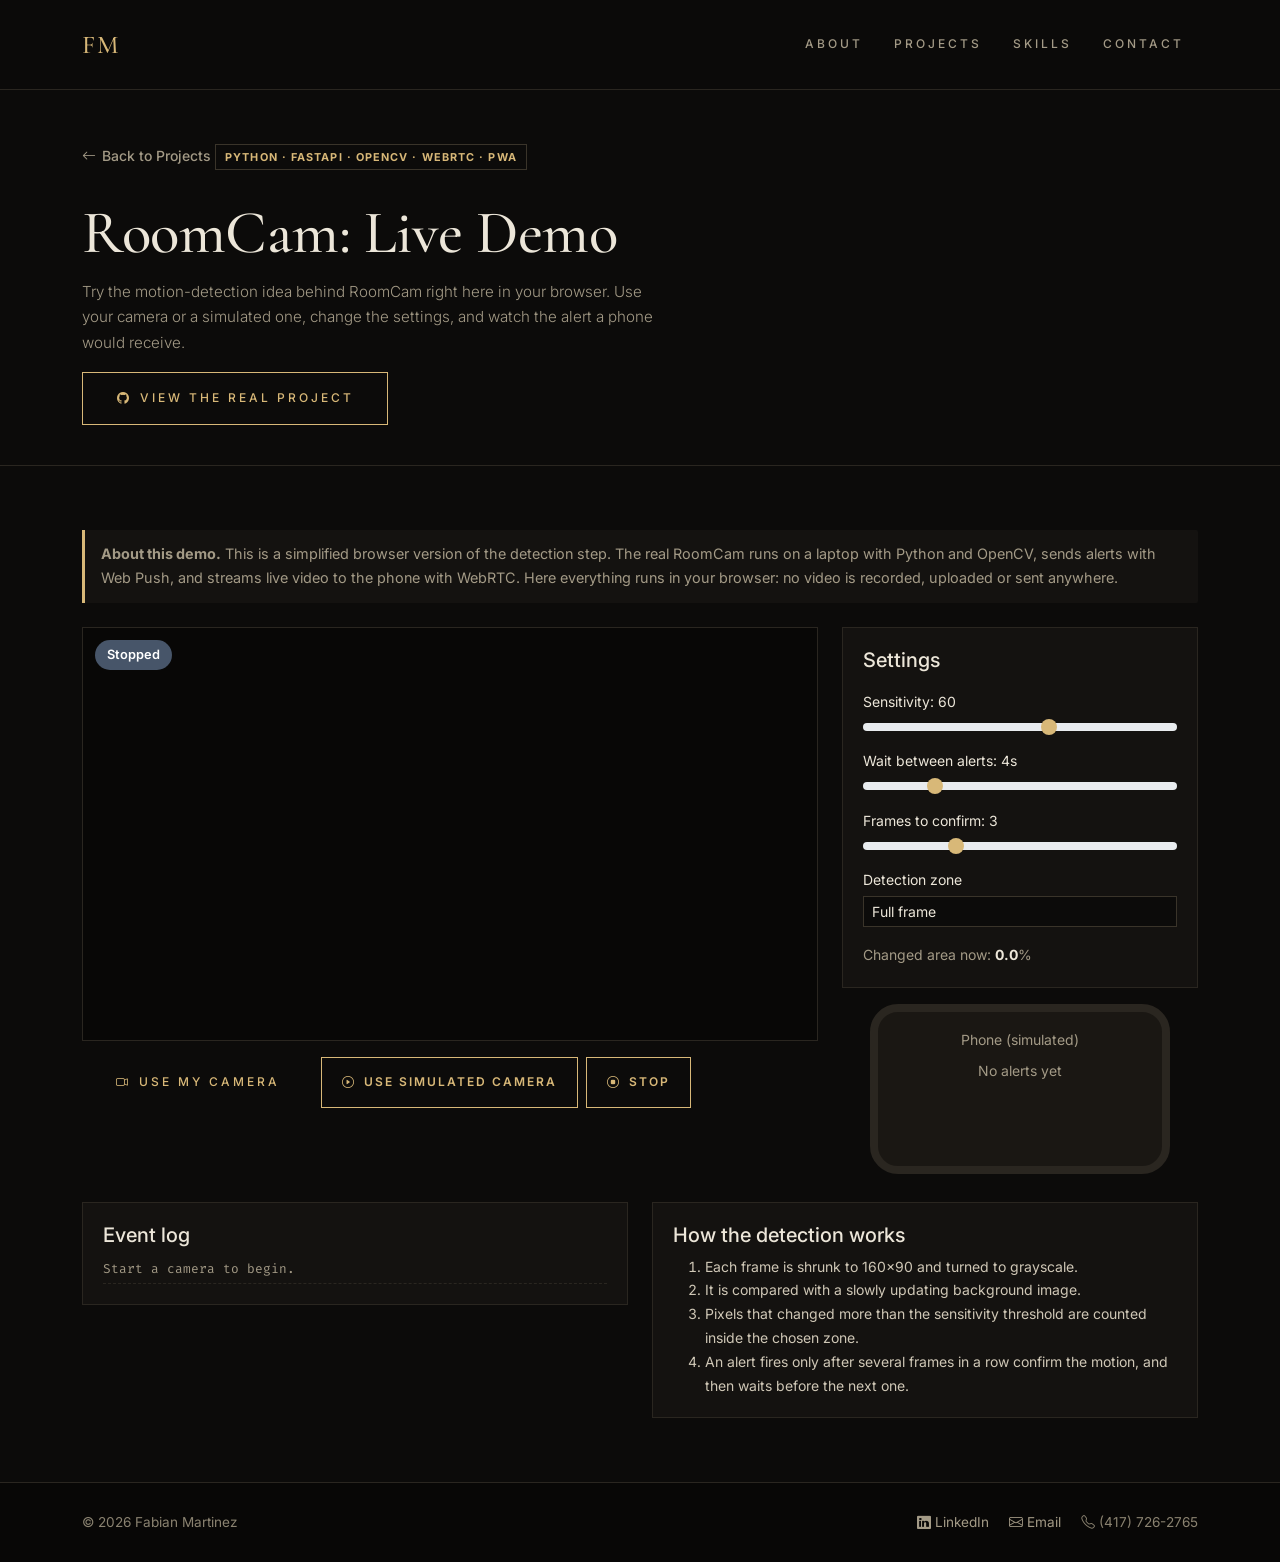
<file: RoomCam-Demo.html>
<!DOCTYPE html>
<html lang="en">
<head>
  <meta charset="UTF-8">
  <meta name="viewport" content="width=device-width, initial-scale=1.0">
  <title>RoomCam Demo | Fabian Martinez</title>
  <link href="https://cdn.jsdelivr.net/npm/bootstrap@5.3.3/dist/css/bootstrap.min.css" rel="stylesheet"
    integrity="sha384-QWTKZyjpPEjISv5WaRU9OFeRpok6YctnYmDr5pNlyT2bRjXh0JMhjY6hW+ALEwIH" crossorigin="anonymous">
  <link rel="stylesheet" href="https://cdn.jsdelivr.net/npm/bootstrap-icons@1.11.3/font/bootstrap-icons.min.css">
  <link rel="stylesheet" href="./css/style.css">
  <link rel="stylesheet" href="./css/gold.css">
  <style>

.btn-demo{border:1px solid var(--primary);color:var(--primary);background:#fff;border-radius:.5rem;padding:.6rem 1.25rem;font-weight:600;font-size:.9rem;transition:var(--transition)}.btn-demo:hover{background:var(--primary);color:#fff}
.demo-card{background:#fff;border:1px solid var(--border);border-radius:var(--radius);box-shadow:var(--shadow-sm);padding:1.25rem}
.stage{position:relative;background:#0f172a;border-radius:var(--radius);overflow:hidden;aspect-ratio:16/9}
.stage canvas{width:100%;height:100%;display:block}
.badge-state{position:absolute;top:.75rem;left:.75rem;padding:.25rem .75rem;border-radius:999px;font-size:.8rem;font-weight:600;color:#fff;background:#475569}
.badge-state.watching{background:#16a34a}.badge-state.motion{background:#dc2626}
.badge-sim{position:absolute;top:.75rem;right:.75rem;padding:.25rem .6rem;border-radius:6px;font-size:.7rem;font-weight:700;color:#0f172a;background:#fbbf24;display:none}
.log{max-height:220px;overflow:auto;font-family:'Fira Code',monospace;font-size:.8rem}
.log div{padding:.2rem 0;border-bottom:1px dashed var(--border)}
.phone{max-width:300px;margin:0 auto;border:8px solid #0f172a;border-radius:28px;background:#e2e8f0;padding:1rem;min-height:170px}
.notif{background:#fff;border-radius:14px;padding:.6rem .8rem;box-shadow:var(--shadow);margin-bottom:.6rem;font-size:.85rem;animation:pop .25s ease}
.notif b{display:block;color:var(--dark)}
@keyframes pop{from{transform:translateY(-8px);opacity:0}to{transform:none;opacity:1}}
.note{border-left:4px solid var(--primary);background:var(--bg-alt);padding:.75rem 1rem;border-radius:0 var(--radius) var(--radius) 0;font-size:.9rem}

  </style>
</head>
<body>

<nav class="navbar navbar-expand-lg sticky-top site-nav">
  <div class="container">
    <a class="navbar-brand" href="index.html">FM</a>
    <button class="navbar-toggler border-0" type="button" data-bs-toggle="collapse"
      data-bs-target="#mainNav" aria-controls="mainNav" aria-expanded="false" aria-label="Toggle navigation">
      <span class="navbar-toggler-icon"></span>
    </button>
    <div class="collapse navbar-collapse" id="mainNav">
      <ul class="navbar-nav ms-auto gap-1">
        <li class="nav-item"><a class="nav-link" href="index.html#about">About</a></li>
        <li class="nav-item"><a class="nav-link" href="index.html#projects">Projects</a></li>
        <li class="nav-item"><a class="nav-link" href="index.html#skills">Skills</a></li>
        <li class="nav-item"><a class="nav-link" href="index.html#contact">Contact</a></li>
      </ul>
    </div>
  </div>
</nav>

<div class="page-hero">
  <div class="container">
    <a href="index.html" class="btn-back-custom"><i class="bi bi-arrow-left"></i> Back to Projects</a>
    <span class="project-tag mb-3 d-inline-block">Python · FastAPI · OpenCV · WebRTC · PWA</span>
    <h1>RoomCam: Live Demo</h1>
    <p class="lead">Try the motion-detection idea behind RoomCam right here in your browser. Use your camera or a simulated one, change the settings, and watch the alert a phone would receive.</p>
    <div class="d-flex flex-wrap gap-3 mt-3">
      <a href="https://github.com/martinez-felician/roomcam" target="_blank" rel="noopener" class="btn-primary-custom"><i class="bi bi-github me-2"></i>View the real project</a>
    </div>
  </div>
</div>

<section class="content-section">
  <div class="container">
    <div class="note mb-4">
      <strong>About this demo.</strong> This is a simplified browser version of the detection step. The real RoomCam runs on a laptop with Python and OpenCV, sends alerts with Web Push, and streams live video to the phone with WebRTC. Here everything runs in your browser: no video is recorded, uploaded or sent anywhere.
    </div>
    <div class="row g-4">
      <div class="col-lg-8">
        <div class="stage">
          <canvas id="view" width="640" height="360"></canvas>
          <span id="state" class="badge-state">Stopped</span>
          <span id="sim" class="badge-sim">SIMULATED CAMERA</span>
        </div>
        <div class="d-flex flex-wrap gap-2 mt-3">
          <button id="btnCam" class="btn-primary-custom border-0" style="cursor:pointer"><i class="bi bi-camera-video me-2"></i>Use my camera</button>
          <button id="btnSim" class="btn-demo"><i class="bi bi-play-circle me-2"></i>Use simulated camera</button>
          <button id="btnStop" class="btn-demo"><i class="bi bi-stop-circle me-2"></i>Stop</button>
        </div>
        <div id="msg" class="small text-muted mt-2"></div>
      </div>
      <div class="col-lg-4">
        <div class="demo-card mb-3">
          <h5 class="mb-3">Settings</h5>
          <label class="form-label small mb-0">Sensitivity: <span id="sensVal">60</span></label>
          <input id="sens" type="range" class="form-range" min="1" max="100" value="60">
          <label class="form-label small mb-0">Wait between alerts: <span id="coolVal">4</span>s</label>
          <input id="cool" type="range" class="form-range" min="1" max="15" value="4">
          <label class="form-label small mb-0">Frames to confirm: <span id="confVal">3</span></label>
          <input id="conf" type="range" class="form-range" min="1" max="8" value="3">
          <label class="form-label small mb-1">Detection zone</label>
          <select id="zone" class="form-select form-select-sm">
            <option value="full">Full frame</option>
            <option value="center">Center only</option>
            <option value="left">Left half</option>
            <option value="right">Right half</option>
          </select>
          <div class="small text-muted mt-3">Changed area now: <b id="pct">0.0</b>%</div>
        </div>
        <div class="phone">
          <div class="small text-center text-muted mb-2">Phone (simulated)</div>
          <div id="phone"><div class="small text-muted text-center">No alerts yet</div></div>
        </div>
      </div>
    </div>
    <div class="row g-4 mt-1">
      <div class="col-lg-6">
        <div class="demo-card"><h5>Event log</h5><div id="log" class="log"><div class="text-muted">Start a camera to begin.</div></div></div>
      </div>
      <div class="col-lg-6">
        <div class="demo-card">
          <h5>How the detection works</h5>
          <ol class="small mb-0">
            <li>Each frame is shrunk to 160×90 and turned to grayscale.</li>
            <li>It is compared with a slowly updating background image.</li>
            <li>Pixels that changed more than the sensitivity threshold are counted inside the chosen zone.</li>
            <li>An alert fires only after several frames in a row confirm the motion, and then waits before the next one.</li>
          </ol>
        </div>
      </div>
    </div>
  </div>
</section>

<footer class="site-footer">
  <div class="container">
    <div class="footer-grid">
      <span>© 2026 Fabian Martinez</span>
      <div class="footer-links">
        <a href="https://www.linkedin.com/in/fabian-martinez-camargo-32357427b" target="_blank" rel="noopener">
          <i class="bi bi-linkedin me-1"></i>LinkedIn
        </a>
        <a href="mailto:fabianmartinezcamargo81@gmail.com">
          <i class="bi bi-envelope me-1"></i>Email
        </a>
        <span><i class="bi bi-telephone me-1"></i>(417) 726-2765</span>
      </div>
    </div>
  </div>
</footer>

<script src="https://cdn.jsdelivr.net/npm/bootstrap@5.3.3/dist/js/bootstrap.bundle.min.js"
  integrity="sha384-YvpcrYf0tY3lHB60NNkmXc4s9bIOgUxi8T/jzmmbgxkiMr+9iS1YDKl5bDXQP5" crossorigin="anonymous"></script>
<script>

(function(){
  var W=160,H=90,view=document.getElementById('view'),vctx=view.getContext('2d');
  var small=document.createElement('canvas');small.width=W;small.height=H;var sctx=small.getContext('2d',{willReadFrequently:true});
  var src=null,stream=null,video=null,raf=0,bg=null,streak=0,lastAlert=0,simT=0,running=false,mode='';
  var $=function(id){return document.getElementById(id)};
  ['sens','cool','conf'].forEach(function(id){$(id).addEventListener('input',function(){$(id+'Val').textContent=$(id).value})});
  function setState(t,c){var e=$('state');e.textContent=t;e.className='badge-state '+(c||'')}
  function log(t){var l=$('log');if(l.firstChild&&l.firstChild.className==='text-muted')l.innerHTML='';var d=document.createElement('div');d.textContent=t;l.insertBefore(d,l.firstChild);while(l.children.length>40)l.removeChild(l.lastChild)}
  function notify(){
    var p=$('phone');if(p.firstChild&&p.firstChild.className&&p.firstChild.className.indexOf('text-muted')>-1)p.innerHTML='';
    var n=document.createElement('div');n.className='notif';n.innerHTML='<b>RoomCam</b>Motion detected at '+new Date().toLocaleTimeString();
    p.insertBefore(n,p.firstChild);while(p.children.length>3)p.removeChild(p.lastChild);
  }
  function stop(){running=false;cancelAnimationFrame(raf);if(stream){stream.getTracks().forEach(function(t){t.stop()});stream=null}
    if(video){video.srcObject=null;video=null}bg=null;streak=0;$('sim').style.display='none';setState('Stopped','');$('pct').textContent='0.0'}
  function zoneRect(){var z=$('zone').value;
    if(z==='center')return [W*0.25|0,H*0.25|0,W*0.75|0,H*0.75|0];
    if(z==='left')return [0,0,W/2|0,H];
    if(z==='right')return [W/2|0,0,W,H];
    return [0,0,W,H]}
  function drawSim(ctx,w,h,t){
    var g=ctx.createLinearGradient(0,0,w,h);g.addColorStop(0,'#1e293b');g.addColorStop(1,'#334155');ctx.fillStyle=g;ctx.fillRect(0,0,w,h);
    ctx.fillStyle='#475569';ctx.fillRect(w*0.08,h*0.55,w*0.3,h*0.4);ctx.fillStyle='#64748b';ctx.fillRect(w*0.62,h*0.2,w*0.28,h*0.5);
    var cycle=(t%9000)/9000; // a "person" crosses the room for part of each cycle
    if(cycle>0.35&&cycle<0.8){var k=(cycle-0.35)/0.45;var x=w*(0.05+0.8*k);
      ctx.fillStyle='#f59e0b';ctx.beginPath();ctx.arc(x,h*0.38,h*0.07,0,7);ctx.fill();ctx.fillStyle='#38bdf8';ctx.fillRect(x-h*0.06,h*0.45,h*0.12,h*0.3)}
  }
  function frame(ts){
    if(!running)return;
    if(mode==='cam'){vctx.drawImage(video,0,0,view.width,view.height)}
    else{drawSim(vctx,view.width,view.height,ts)}
    sctx.drawImage(view,0,0,W,H);
    var d=sctx.getImageData(0,0,W,H).data,gray=new Float32Array(W*H),i;
    for(i=0;i<W*H;i++){gray[i]=0.299*d[i*4]+0.587*d[i*4+1]+0.114*d[i*4+2]}
    if(!bg){bg=gray.slice()}
    var thr=60-($('sens').value/100)*50+5; // higher sensitivity -> lower threshold
    var z=zoneRect(),changed=0,total=(z[2]-z[0])*(z[3]-z[1]),minX=W,minY=H,maxX=0,maxY=0,x,y;
    for(y=z[1];y<z[3];y++)for(x=z[0];x<z[2];x++){i=y*W+x;
      if(Math.abs(gray[i]-bg[i])>thr){changed++;if(x<minX)minX=x;if(x>maxX)maxX=x;if(y<minY)minY=y;if(y>maxY)maxY=y}}
    for(i=0;i<W*H;i++){bg[i]=bg[i]*0.92+gray[i]*0.08}
    var pct=changed/total*100;$('pct').textContent=pct.toFixed(1);
    var moving=pct>1.2;
    streak=moving?streak+1:0;
    var sx=view.width/W,sy=view.height/H;
    if(z[2]-z[0]<W||z[3]-z[1]<H){vctx.strokeStyle='rgba(56,189,248,.9)';vctx.setLineDash([6,4]);vctx.lineWidth=2;vctx.strokeRect(z[0]*sx,z[1]*sy,(z[2]-z[0])*sx,(z[3]-z[1])*sy);vctx.setLineDash([])}
    if(moving&&maxX>minX){vctx.strokeStyle='#ef4444';vctx.lineWidth=3;vctx.strokeRect(minX*sx,minY*sy,(maxX-minX)*sx,(maxY-minY)*sy)}
    var now=Date.now();
    if(streak>=+$('conf').value){setState('Motion!','motion');
      if(now-lastAlert>$('cool').value*1000){lastAlert=now;log(new Date().toLocaleTimeString()+'  motion alert  ('+pct.toFixed(1)+'% of zone changed)');notify()}}
    else if(!moving){setState('Watching','watching')}
    raf=requestAnimationFrame(frame);
  }
  function begin(m){running=true;mode=m;lastAlert=0;setState('Watching','watching');raf=requestAnimationFrame(frame)}
  $('btnSim').addEventListener('click',function(){stop();$('msg').textContent='Simulated scene: a figure walks across the room every few seconds.';$('sim').style.display='block';begin('sim');log('Simulated camera started')});
  $('btnStop').addEventListener('click',function(){stop();log('Stopped')});
  $('btnCam').addEventListener('click',function(){
    stop();
    if(!navigator.mediaDevices||!navigator.mediaDevices.getUserMedia){$('msg').textContent='Your browser does not allow camera access here. Try the simulated camera.';return}
    navigator.mediaDevices.getUserMedia({video:{width:640,height:360},audio:false}).then(function(s){
      stream=s;video=document.createElement('video');video.muted=true;video.playsInline=true;video.srcObject=s;
      video.play().then(function(){$('msg').textContent='Camera on. Video stays in this tab and is never recorded or uploaded.';begin('cam');log('Camera started')});
    }).catch(function(){$('msg').textContent='Camera permission was not granted. You can try the simulated camera instead.'});
  });
  window.addEventListener('pagehide',stop);
})();

</script>
</body>
</html>
</file>
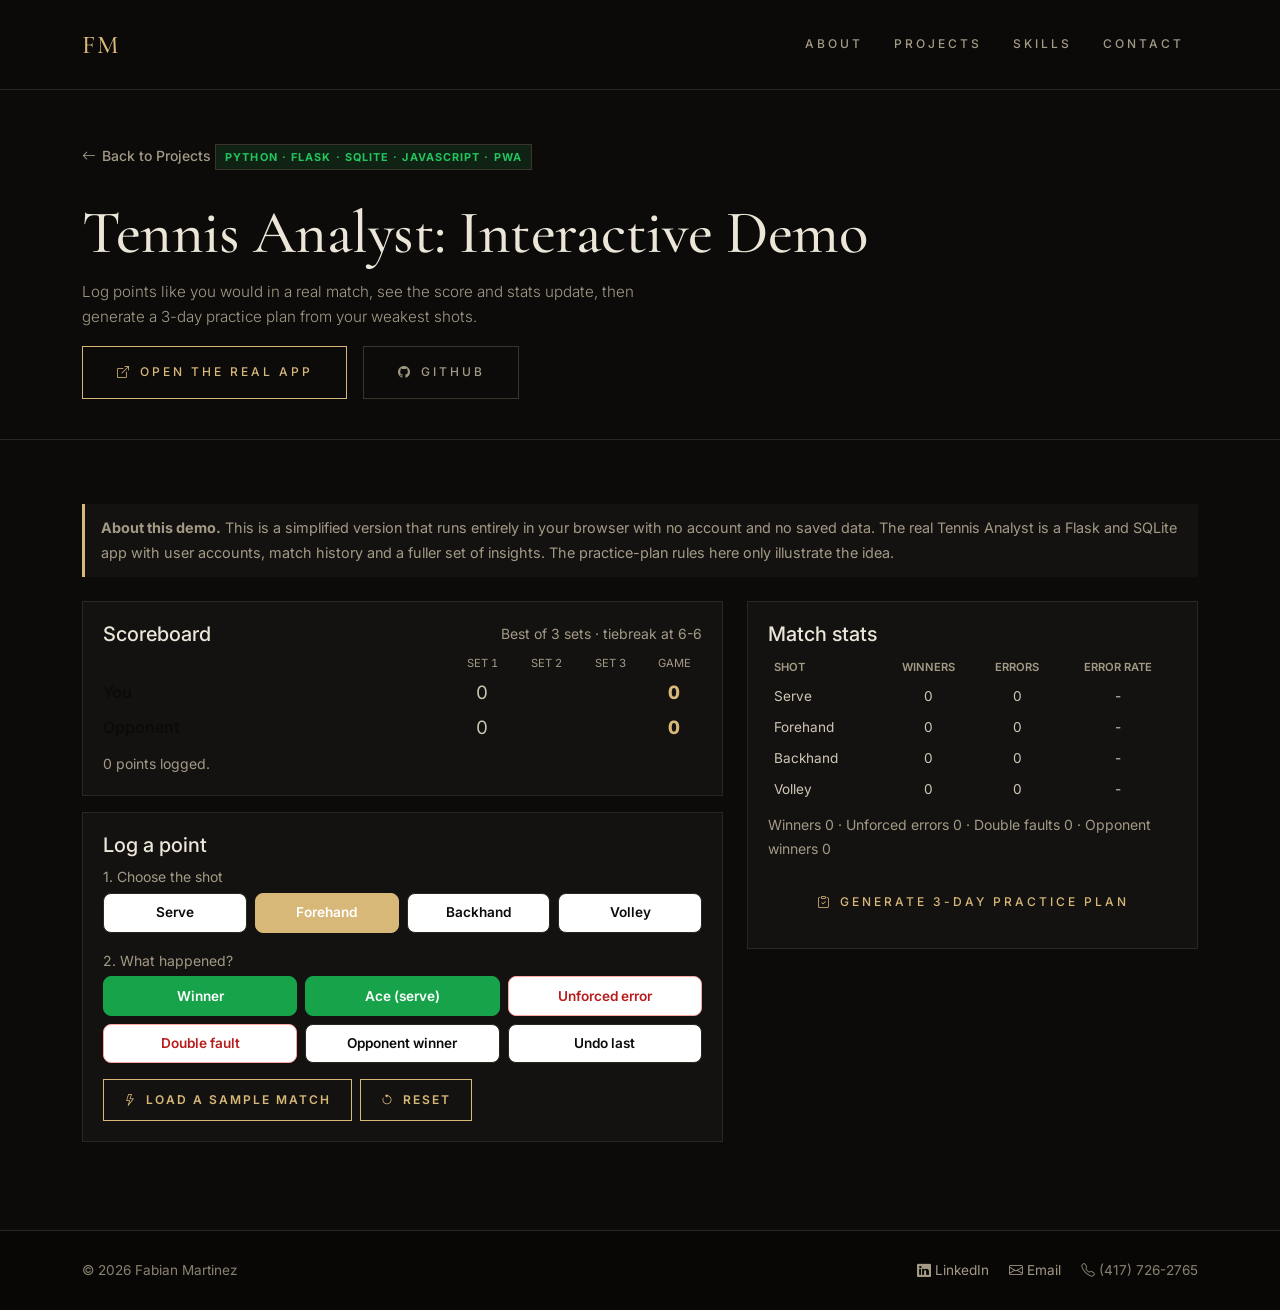
<file: TennisAnalyst-Demo.html>
<!DOCTYPE html>
<html lang="en">
<head>
  <meta charset="UTF-8">
  <meta name="viewport" content="width=device-width, initial-scale=1.0">
  <title>Tennis Analyst Demo | Fabian Martinez</title>
  <link href="https://cdn.jsdelivr.net/npm/bootstrap@5.3.3/dist/css/bootstrap.min.css" rel="stylesheet"
    integrity="sha384-QWTKZyjpPEjISv5WaRU9OFeRpok6YctnYmDr5pNlyT2bRjXh0JMhjY6hW+ALEwIH" crossorigin="anonymous">
  <link rel="stylesheet" href="https://cdn.jsdelivr.net/npm/bootstrap-icons@1.11.3/font/bootstrap-icons.min.css">
  <link rel="stylesheet" href="./css/style.css">
  <link rel="stylesheet" href="./css/gold.css">
  <style>
.btn-demo{border:1px solid var(--primary);color:var(--primary);background:#fff;border-radius:.5rem;padding:.6rem 1.25rem;font-weight:600;font-size:.9rem;transition:var(--transition)}.btn-demo:hover{background:var(--primary);color:#fff}
.demo-card{background:#fff;border:1px solid var(--border);border-radius:var(--radius);box-shadow:var(--shadow-sm);padding:1.25rem}
.note{border-left:4px solid var(--primary);background:var(--bg-alt);padding:.75rem 1rem;border-radius:0 var(--radius) var(--radius) 0;font-size:.9rem}
.score{display:grid;grid-template-columns:1fr repeat(4,56px);gap:.25rem .5rem;align-items:center;font-variant-numeric:tabular-nums}
.score .hd{font-size:.7rem;text-transform:uppercase;color:var(--text-muted);text-align:center}
.score .nm{font-weight:600;color:var(--dark)}
.score .c{text-align:center;font-size:1.15rem}
.score .pt{font-weight:800;color:var(--primary)}
.btn-pt{border:1px solid var(--border);background:#fff;border-radius:.5rem;padding:.45rem .6rem;font-size:.85rem;font-weight:600;color:var(--dark);width:100%;transition:var(--transition)}
.btn-pt:hover{border-color:var(--primary);color:var(--primary)}
.btn-pt.win{background:#16a34a;border-color:#16a34a;color:#fff}.btn-pt.win:hover{background:#15803d;color:#fff}
.btn-pt.lose{background:#fff;border-color:#fca5a5;color:#b91c1c}.btn-pt.lose:hover{background:#fee2e2}
.shot.active{background:var(--primary);color:#fff;border-color:var(--primary)}
table.stats{width:100%;font-size:.85rem}table.stats th{font-size:.7rem;text-transform:uppercase;color:var(--text-muted);font-weight:600}
table.stats td,table.stats th{padding:.25rem .35rem;text-align:center}table.stats td:first-child,table.stats th:first-child{text-align:left}
.day{border:1px solid var(--border);border-radius:var(--radius);padding:1rem;height:100%;background:var(--bg-alt)}
.day h6{color:var(--primary);font-weight:700}
.day li{margin-bottom:.4rem;font-size:.85rem}
.chip{display:inline-block;font-size:.7rem;padding:.1rem .5rem;border-radius:999px;background:#dbeafe;color:#1e40af;margin-left:.25rem}
</style>
</head>
<body>

<nav class="navbar navbar-expand-lg sticky-top site-nav">
  <div class="container">
    <a class="navbar-brand" href="index.html">FM</a>
    <button class="navbar-toggler border-0" type="button" data-bs-toggle="collapse"
      data-bs-target="#mainNav" aria-controls="mainNav" aria-expanded="false" aria-label="Toggle navigation">
      <span class="navbar-toggler-icon"></span>
    </button>
    <div class="collapse navbar-collapse" id="mainNav">
      <ul class="navbar-nav ms-auto gap-1">
        <li class="nav-item"><a class="nav-link" href="index.html#about">About</a></li>
        <li class="nav-item"><a class="nav-link" href="index.html#projects">Projects</a></li>
        <li class="nav-item"><a class="nav-link" href="index.html#skills">Skills</a></li>
        <li class="nav-item"><a class="nav-link" href="index.html#contact">Contact</a></li>
      </ul>
    </div>
  </div>
</nav>

<div class="page-hero">
  <div class="container">
    <a href="index.html" class="btn-back-custom"><i class="bi bi-arrow-left"></i> Back to Projects</a>
    <span class="project-tag mb-3 d-inline-block" style="background:rgba(34,197,94,.12); color:#22c55e;">Python · Flask · SQLite · JavaScript · PWA</span>
    <h1>Tennis Analyst: Interactive Demo</h1>
    <p class="lead">Log points like you would in a real match, see the score and stats update, then generate a 3-day practice plan from your weakest shots.</p>
    <div class="d-flex flex-wrap gap-3 mt-3">
      <a href="https://fymc.pythonanywhere.com/login" target="_blank" rel="noopener" class="btn-primary-custom"><i class="bi bi-box-arrow-up-right me-2"></i>Open the real app</a>
      <a href="https://github.com/martinez-felician/tennis-analist" target="_blank" rel="noopener" class="btn-outline-custom"><i class="bi bi-github me-2"></i>GitHub</a>
    </div>
  </div>
</div>

<section class="content-section">
  <div class="container">
    <div class="note mb-4"><strong>About this demo.</strong> This is a simplified version that runs entirely in your browser with no account and no saved data. The real Tennis Analyst is a Flask and SQLite app with user accounts, match history and a fuller set of insights. The practice-plan rules here only illustrate the idea.</div>
    <div class="row g-4">
      <div class="col-lg-7">
        <div class="demo-card mb-3">
          <div class="d-flex justify-content-between align-items-center mb-2"><h5 class="mb-0">Scoreboard</h5><span class="small text-muted">Best of 3 sets · tiebreak at 6-6</span></div>
          <div class="score" id="score"></div>
          <div id="status" class="small text-muted mt-2"></div>
        </div>
        <div class="demo-card">
          <h5>Log a point</h5>
          <div class="small text-muted mb-1">1. Choose the shot</div>
          <div class="row g-2 mb-3" id="shots"></div>
          <div class="small text-muted mb-1">2. What happened?</div>
          <div class="row g-2">
            <div class="col-6 col-md-4"><button class="btn-pt win" data-o="winner">Winner</button></div>
            <div class="col-6 col-md-4"><button class="btn-pt win" data-o="ace">Ace (serve)</button></div>
            <div class="col-6 col-md-4"><button class="btn-pt lose" data-o="ue">Unforced error</button></div>
            <div class="col-6 col-md-4"><button class="btn-pt lose" data-o="df">Double fault</button></div>
            <div class="col-6 col-md-4"><button class="btn-pt" data-o="oppwin">Opponent winner</button></div>
            <div class="col-6 col-md-4"><button class="btn-pt" data-o="undo">Undo last</button></div>
          </div>
          <div class="d-flex flex-wrap gap-2 mt-3">
            <button id="btnSample" class="btn-demo"><i class="bi bi-lightning me-2"></i>Load a sample match</button>
            <button id="btnReset" class="btn-demo"><i class="bi bi-arrow-counterclockwise me-2"></i>Reset</button>
          </div>
        </div>
      </div>
      <div class="col-lg-5">
        <div class="demo-card">
          <h5>Match stats</h5>
          <table class="stats"><thead><tr><th>Shot</th><th>Winners</th><th>Errors</th><th>Error rate</th></tr></thead><tbody id="stats"></tbody></table>
          <div class="small text-muted mt-2" id="totals"></div>
          <button id="btnPlan" class="btn-primary-custom border-0 mt-3 w-100"><i class="bi bi-clipboard-check me-2"></i>Generate 3-day practice plan</button>
        </div>
      </div>
    </div>
    <div id="plan" class="mt-4"></div>
  </div>
</section>
<footer class="site-footer">
  <div class="container">
    <div class="footer-grid">
      <span>© 2026 Fabian Martinez</span>
      <div class="footer-links">
        <a href="https://www.linkedin.com/in/fabian-martinez-camargo-32357427b" target="_blank" rel="noopener">
          <i class="bi bi-linkedin me-1"></i>LinkedIn
        </a>
        <a href="mailto:fabianmartinezcamargo81@gmail.com">
          <i class="bi bi-envelope me-1"></i>Email
        </a>
        <span><i class="bi bi-telephone me-1"></i>(417) 726-2765</span>
      </div>
    </div>
  </div>
</footer>

<script src="https://cdn.jsdelivr.net/npm/bootstrap@5.3.3/dist/js/bootstrap.bundle.min.js"
  integrity="sha384-YvpcrYf0tY3lHB60NNkmXc4s9bIOgUxi8T/jzmmbgxkiMr+9iS1YDKl5bDXQP5" crossorigin="anonymous"></script>
<script>

(function(){
  var SHOTS=['Serve','Forehand','Backhand','Volley'];
  var DRILLS={
    Serve:[['Serve targets: 20 first serves to each box corner','15 min','Toss slightly in front, finish through the ball'],['Second-serve routine: 15 kick or slice serves, no misses allowed','10 min','Aim for height over the net, not speed']],
    Forehand:[['Crosscourt rally to a target zone, 25 balls in a row','15 min','Turn the shoulders early and finish high'],['Inside-out forehand with a feeder, 3 sets of 10','12 min','Hit through the contact point']],
    Backhand:[['Crosscourt backhand rally, 25 balls in a row','15 min','Prepare early and keep the head still at contact'],['Backhand down-the-line from a slow feed, 3 sets of 10','12 min','Step into the shot, shoulder behind the ball']],
    Volley:[['Volley-to-volley at the net, 3 rounds of 2 minutes','10 min','Short backswing, punch with a firm wrist'],['Approach shot then volley finish, 15 repetitions','12 min','Move forward on the approach, split step before the volley']]
  };
  var $=function(id){return document.getElementById(id)};
  var st,shot='Forehand';
  function fresh(){return {pts:[],hist:[]}}
  st=fresh();
  // ---- scoring: replays the point list so Undo is trivial ----
  function compute(pts){
    var s={sets:[],games:[0,0],pts:[0,0],tb:false,setsWon:[0,0],done:false,server:0,gameCount:0};
    pts.forEach(function(w){ if(s.done)return; pointWon(s,w)});
    return s;
  }
  function pointWon(s,w){
    var l=1-w; s.pts[w]++;
    if(s.tb){
      if(s.pts[w]>=7&&s.pts[w]-s.pts[l]>=2){endGame(s,w)}
    } else if(s.pts[w]>=4&&s.pts[w]-s.pts[l]>=2){endGame(s,w)}
  }
  function endGame(s,w){
    var l=1-w; s.games[w]++; s.pts=[0,0]; s.tb=false;
    var g=s.games;
    if(g[0]===6&&g[1]===6){s.tb=true;return}
    var setOver=(g[w]>=6&&g[w]-g[l]>=2)||(g[w]===7&&g[l]===6);
    if(setOver){s.sets.push(g.slice());s.setsWon[w]++;s.games=[0,0];if(s.setsWon[w]===2)s.done=true}
  }
  // tiebreak finish: 7-6 set recorded when tb ends
  var _endGame=endGame;
  endGame=function(s,w){
    if(s.tb){var l=1-w;s.games[w]++;s.pts=[0,0];s.tb=false;s.sets.push(s.games.slice());s.setsWon[w]++;s.games=[0,0];if(s.setsWon[w]===2)s.done=true;return}
    _endGame(s,w);
  };
  function ptsLabel(s,i){
    if(s.tb)return String(s.pts[i]);
    var a=s.pts[i],b=s.pts[1-i];
    if(a>=3&&b>=3){if(a===b)return '40';return a>b?'Ad':'—'}
    return ['0','15','30','40'][Math.min(a,3)];
  }
  function render(){
    var s=compute(st.pts.map(function(p){return p.w}));
    var names=['You','Opponent'],h='<div class="hd"></div><div class="hd">Set 1</div><div class="hd">Set 2</div><div class="hd">Set 3</div><div class="hd">Game</div>';
    for(var i=0;i<2;i++){
      h+='<div class="nm">'+names[i]+'</div>';
      for(var k=0;k<3;k++){
        var v=''; if(k<s.sets.length)v=s.sets[k][i]; else if(k===s.sets.length&&!s.done)v=s.games[i];
        h+='<div class="c">'+v+'</div>';
      }
      h+='<div class="c pt">'+(s.done?'':ptsLabel(s,i))+'</div>';
    }
    $('score').innerHTML=h;
    $('status').textContent=s.done?('Match over: '+(s.setsWon[0]>s.setsWon[1]?'you win':'opponent wins')+' '+Math.max(s.setsWon[0],s.setsWon[1])+' sets to '+Math.min(s.setsWon[0],s.setsWon[1])+'.'):(s.tb?'Tiebreak in progress (first to 7, win by 2).':st.pts.length+' points logged.');
    // stats
    var rows='',tw=0,te=0;
    SHOTS.forEach(function(n){var c=count(n);tw+=c.w;te+=c.e;var tot=c.w+c.e;rows+='<tr><td>'+n+'</td><td>'+c.w+'</td><td>'+c.e+'</td><td>'+(tot?Math.round(c.e/tot*100)+'%':'-')+'</td></tr>'});
    $('stats').innerHTML=rows;
    var df=st.pts.filter(function(p){return p.o==='df'}).length, ow=st.pts.filter(function(p){return p.o==='oppwin'}).length;
    $('totals').textContent='Winners '+tw+' · Unforced errors '+te+' · Double faults '+df+' · Opponent winners '+ow;
  }
  function count(n){var w=0,e=0;st.pts.forEach(function(p){if(p.shot!==n)return;if(p.o==='winner'||p.o==='ace')w++;if(p.o==='ue'||p.o==='df')e++});return {w:w,e:e}}
  // shot picker
  var sh='';SHOTS.forEach(function(n){sh+='<div class="col-6 col-md-3"><button class="btn-pt shot'+(n===shot?' active':'')+'" data-s="'+n+'">'+n+'</button></div>'});
  $('shots').innerHTML=sh;
  $('shots').addEventListener('click',function(e){var b=e.target.closest('[data-s]');if(!b)return;shot=b.getAttribute('data-s');[].forEach.call(document.querySelectorAll('.shot'),function(x){x.classList.toggle('active',x===b)})});
  function log(o){
    var s=compute(st.pts.map(function(p){return p.w}));if(s.done){$('status').textContent='Match over. Reset to start a new one.';return}
    if(o==='undo'){st.pts.pop();render();return}
    var use=shot;
    if(o==='ace'||o==='df')use='Serve';
    var w=(o==='winner'||o==='ace')?0:1;
    st.pts.push({w:w,o:o,shot:use});render();
  }
  document.querySelector('.col-lg-7').addEventListener('click',function(e){var b=e.target.closest('[data-o]');if(b)log(b.getAttribute('data-o'))});
  // seeded sample match: weaker backhand, a few double faults
  function rng(seed){return function(){seed=(seed*1664525+1013904223)%4294967296;return seed/4294967296}}
  $('btnSample').addEventListener('click',function(){
    st=fresh();var r=rng(7);
    var kinds=[['winner','Forehand',0.22],['winner','Backhand',0.10],['winner','Volley',0.08],['ace','Serve',0.06],
      ['ue','Forehand',0.06],['ue','Backhand',0.13],['ue','Serve',0.01],['ue','Volley',0.03],['df','Serve',0.04],['oppwin','Forehand',0.12],['oppwin','Backhand',0.12]];
    var tot=kinds.reduce(function(a,k){return a+k[2]},0),n=0;
    while(n<110){var x=r()*tot,acc=0,k;for(var i=0;i<kinds.length;i++){acc+=kinds[i][2];if(x<=acc){k=kinds[i];break}}
      var s=compute(st.pts.map(function(p){return p.w}));if(s.done)break;
      st.pts.push({w:(k[0]==='winner'||k[0]==='ace')?0:1,o:k[0],shot:k[1]});n++}
    render();
  });
  $('btnReset').addEventListener('click',function(){st=fresh();$('plan').innerHTML='';render()});
  // ---- practice plan (simplified rules) ----
  $('btnPlan').addEventListener('click',function(){
    var total=st.pts.length;
    if(total<10){$('plan').innerHTML='<div class="note">Log at least 10 points (or load the sample match) so the plan has something to work with.</div>';return}
    var rank=SHOTS.map(function(n){var c=count(n);return {n:n,e:c.e,w:c.w,rate:(c.w+c.e)?c.e/(c.w+c.e):0}}).filter(function(x){return x.e+x.w>0}).sort(function(a,b){return b.e-a.e||b.rate-a.rate});
    var df=st.pts.filter(function(p){return p.o==='df'}).length;
    var w1=rank[0].n,w2=(rank[1]||rank[0]).n;
    var day=function(t,items){return '<div class="col-md-4"><div class="day"><h6>'+t+'</h6><ul class="ps-3 mb-0">'+items.map(function(d){return '<li>'+d[0]+'<span class="chip">'+d[1]+'</span><br><span class="text-muted">Cue: '+d[2]+'</span></li>'}).join('')+'</ul></div></div>'};
    var d1=DRILLS[w1].slice();
    var d2=DRILLS[w2===w1?'Forehand':w2].slice(0,1).concat(df>=3||w1==='Serve'?DRILLS.Serve.slice(1):[['Warm-up: 5 minutes of mini-tennis, then rally 15 balls crosscourt','10 min','Keep the shots deep and relaxed']]);
    var d3=[['Play 3 practice games starting every point with your best serve target','25 min','Use the pattern that worked in your match'],['Play out 10 points focusing only on '+w1.toLowerCase()+' placement','15 min','Aim 3 feet inside the lines']];
    $('plan').innerHTML='<h4 class="mb-1">Your 3-day plan</h4><p class="text-muted small">Biggest weakness: <b>'+w1+'</b> ('+rank[0].e+' errors). Next: <b>'+w2+'</b>.'+(df>=3?' Double faults: '+df+', so a second-serve drill is included.':'')+'</p><div class="row g-3">'+day('Day 1: '+w1+' focus',d1)+day('Day 2: '+w2+(df>=3?' and serve':' and warm-up'),d2)+day('Day 3: Match play',d3)+'</div>';
    $('plan').scrollIntoView({behavior:'smooth',block:'start'});
  });
  render();
})();
</script>
</body>
</html>
</file>
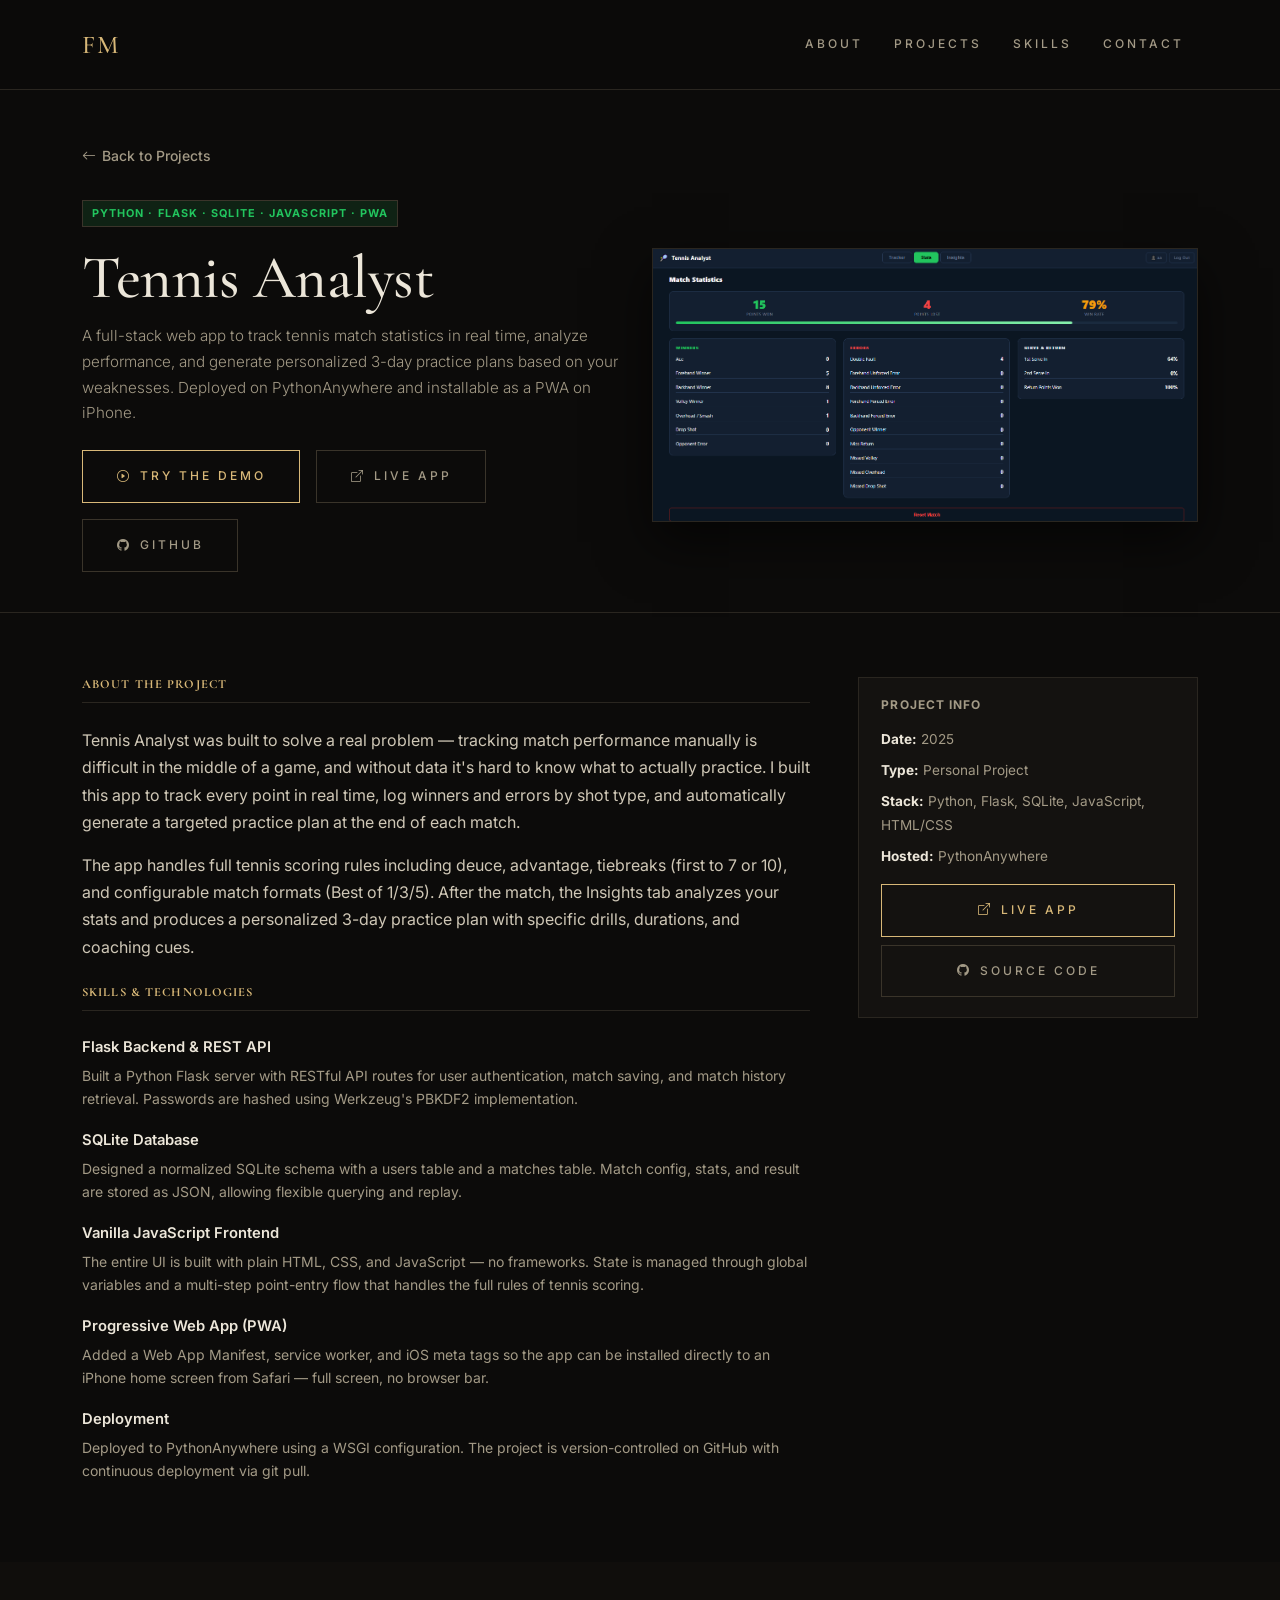
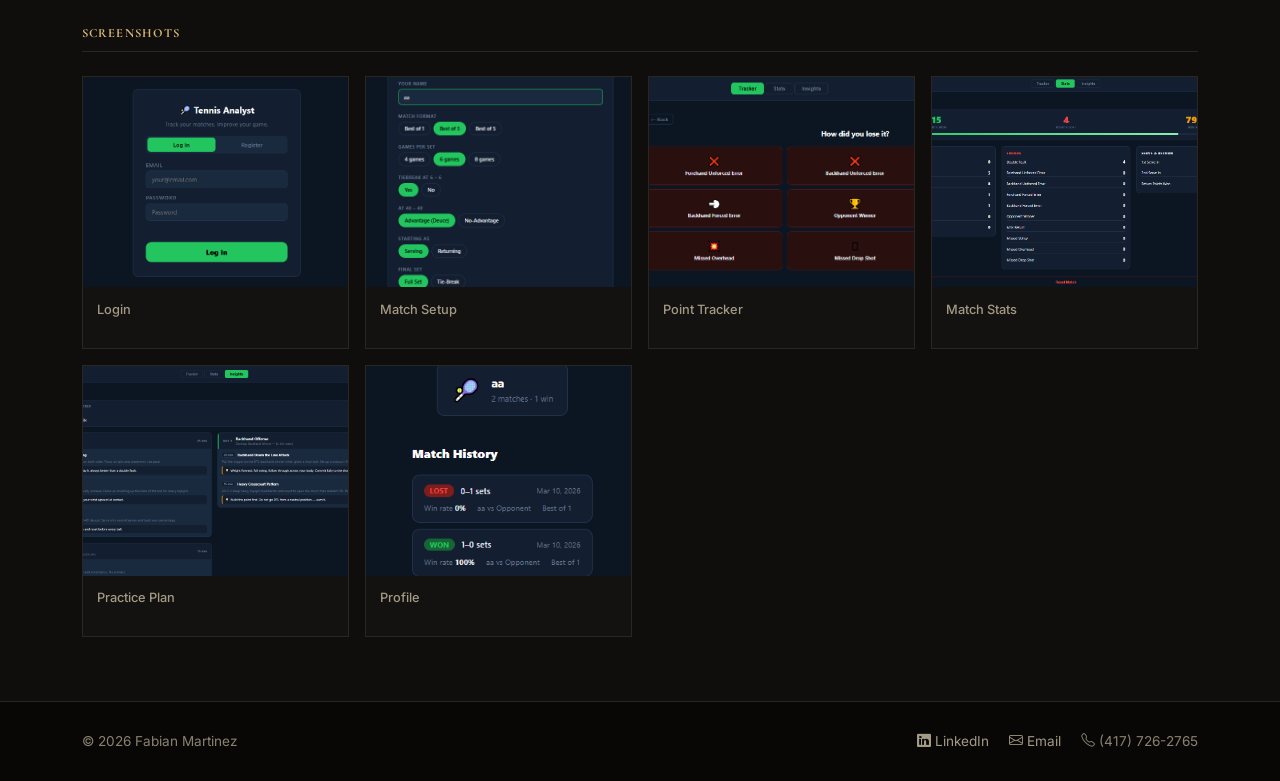
<file: TennisAnalyst.html>
<!DOCTYPE html>
<html lang="en">
<head>
  <meta charset="UTF-8">
  <meta name="viewport" content="width=device-width, initial-scale=1.0">
  <title>Tennis Analyst | Fabian Martinez</title>
  <link href="https://cdn.jsdelivr.net/npm/bootstrap@5.3.3/dist/css/bootstrap.min.css" rel="stylesheet"
    integrity="sha384-QWTKZyjpPEjISv5WaRU9OFeRpok6YctnYmDr5pNlyT2bRjXh0JMhjY6hW+ALEwIH" crossorigin="anonymous">
  <link rel="stylesheet" href="https://cdn.jsdelivr.net/npm/bootstrap-icons@1.11.3/font/bootstrap-icons.min.css">
  <link rel="stylesheet" href="./css/style.css">
  <link rel="stylesheet" href="./css/gold.css">
</head>
<body>

<!-- ── Navbar ─────────────────────────────── -->
<nav class="navbar navbar-expand-lg sticky-top site-nav">
  <div class="container">
    <a class="navbar-brand" href="index.html">FM</a>
    <button class="navbar-toggler border-0" type="button" data-bs-toggle="collapse"
      data-bs-target="#mainNav" aria-controls="mainNav" aria-expanded="false" aria-label="Toggle navigation">
      <span class="navbar-toggler-icon"></span>
    </button>
    <div class="collapse navbar-collapse" id="mainNav">
      <ul class="navbar-nav ms-auto gap-1">
        <li class="nav-item"><a class="nav-link" href="index.html#about">About</a></li>
        <li class="nav-item"><a class="nav-link" href="index.html#projects">Projects</a></li>
        <li class="nav-item"><a class="nav-link" href="index.html#skills">Skills</a></li>
        <li class="nav-item"><a class="nav-link" href="index.html#contact">Contact</a></li>
      </ul>
    </div>
  </div>
</nav>

<!-- ── Page Hero ─────────────────────────── -->
<div class="page-hero">
  <div class="container">
    <a href="index.html" class="btn-back-custom">
      <i class="bi bi-arrow-left"></i> Back to Projects
    </a>
    <div class="row align-items-center g-4">
      <div class="col-lg-6">
        <span class="project-tag mb-3 d-inline-block" style="background:rgba(34,197,94,.12); color:#22c55e;">Python · Flask · SQLite · JavaScript · PWA</span>
        <h1>Tennis Analyst</h1>
        <p class="lead">A full-stack web app to track tennis match statistics in real time, analyze performance, and generate personalized 3-day practice plans based on your weaknesses. Deployed on PythonAnywhere and installable as a PWA on iPhone.</p>
        <div class="d-flex flex-wrap gap-3 mt-4">
          <a href="TennisAnalyst-Demo.html" class="btn-primary-custom"><i class="bi bi-play-circle me-2"></i>Try the Demo</a>
          <a href="https://fymc.pythonanywhere.com/login" target="_blank" rel="noopener" class="btn-outline-custom">
            <i class="bi bi-box-arrow-up-right me-2"></i>Live App
          </a>
          <a href="https://github.com/martinez-felician/tennis-analist" target="_blank" rel="noopener" class="btn-outline-custom">
            <i class="bi bi-github me-2"></i>GitHub
          </a>
        </div>
      </div>
      <div class="col-lg-6">
        <img src="images/TennisAnalyst.png" alt="Tennis Analyst" class="page-hero-img">
      </div>
    </div>
  </div>
</div>

<!-- ── About the Project ──────────────────── -->
<section class="content-section">
  <div class="container">
    <div class="row g-5">
      <div class="col-lg-8">
        <h3 class="section-label">About the Project</h3>
        <p>Tennis Analyst was built to solve a real problem — tracking match performance manually is difficult in the middle of a game, and without data it's hard to know what to actually practice. I built this app to track every point in real time, log winners and errors by shot type, and automatically generate a targeted practice plan at the end of each match.</p>
        <p>The app handles full tennis scoring rules including deuce, advantage, tiebreaks (first to 7 or 10), and configurable match formats (Best of 1/3/5). After the match, the Insights tab analyzes your stats and produces a personalized 3-day practice plan with specific drills, durations, and coaching cues.</p>

        <h3 class="section-label mt-4">Skills &amp; Technologies</h3>
        <dl class="skills-dl">
          <dt>Flask Backend &amp; REST API</dt>
          <dd>Built a Python Flask server with RESTful API routes for user authentication, match saving, and match history retrieval. Passwords are hashed using Werkzeug's PBKDF2 implementation.</dd>

          <dt>SQLite Database</dt>
          <dd>Designed a normalized SQLite schema with a users table and a matches table. Match config, stats, and result are stored as JSON, allowing flexible querying and replay.</dd>

          <dt>Vanilla JavaScript Frontend</dt>
          <dd>The entire UI is built with plain HTML, CSS, and JavaScript — no frameworks. State is managed through global variables and a multi-step point-entry flow that handles the full rules of tennis scoring.</dd>

          <dt>Progressive Web App (PWA)</dt>
          <dd>Added a Web App Manifest, service worker, and iOS meta tags so the app can be installed directly to an iPhone home screen from Safari — full screen, no browser bar.</dd>

          <dt>Deployment</dt>
          <dd>Deployed to PythonAnywhere using a WSGI configuration. The project is version-controlled on GitHub with continuous deployment via git pull.</dd>
        </dl>
      </div>
      <div class="col-lg-4">
        <div class="sidebar-card">
          <h4>Project Info</h4>
          <p style="font-size:.85rem; color:var(--text-muted); margin-bottom:.5rem;"><strong style="color:var(--dark-2);">Date:</strong> 2025</p>
          <p style="font-size:.85rem; color:var(--text-muted); margin-bottom:.5rem;"><strong style="color:var(--dark-2);">Type:</strong> Personal Project</p>
          <p style="font-size:.85rem; color:var(--text-muted); margin-bottom:.5rem;"><strong style="color:var(--dark-2);">Stack:</strong> Python, Flask, SQLite, JavaScript, HTML/CSS</p>
          <p style="font-size:.85rem; color:var(--text-muted); margin-bottom:1rem;"><strong style="color:var(--dark-2);">Hosted:</strong> PythonAnywhere</p>
          <a href="https://fymc.pythonanywhere.com/login" target="_blank" rel="noopener" class="btn-primary-custom d-block text-center mb-2">
            <i class="bi bi-box-arrow-up-right me-2"></i>Live App
          </a>
          <a href="https://github.com/martinez-felician/tennis-analist" target="_blank" rel="noopener" class="btn-outline-custom d-block text-center">
            <i class="bi bi-github me-2"></i>Source Code
          </a>
        </div>
      </div>
    </div>
  </div>
</section>

<!-- ── Screenshots ────────────────────────── -->
<section class="gallery-section">
  <div class="container">
    <h3 class="section-label">Screenshots</h3>
    <div class="row g-3 row-cols-2 row-cols-md-3 row-cols-lg-4">
      <div class="col">
        <div class="gallery-card">
          <img src="images/TennisAnalyst/login.png" alt="Login Screen">
          <p class="gallery-caption">Login</p>
        </div>
      </div>
      <div class="col">
        <div class="gallery-card">
          <img src="images/TennisAnalyst/setup.png" alt="Match Setup">
          <p class="gallery-caption">Match Setup</p>
        </div>
      </div>
      <div class="col">
        <div class="gallery-card">
          <img src="images/TennisAnalyst/tracker.png" alt="Point Tracker">
          <p class="gallery-caption">Point Tracker</p>
        </div>
      </div>
      <div class="col">
        <div class="gallery-card">
          <img src="images/TennisAnalyst/stats.png" alt="Match Stats">
          <p class="gallery-caption">Match Stats</p>
        </div>
      </div>
      <div class="col">
        <div class="gallery-card">
          <img src="images/TennisAnalyst/insights.png" alt="Practice Plan">
          <p class="gallery-caption">Practice Plan</p>
        </div>
      </div>
      <div class="col">
        <div class="gallery-card">
          <img src="images/TennisAnalyst/profile.png" alt="User Profile">
          <p class="gallery-caption">Profile</p>
        </div>
      </div>
    </div>
  </div>
</section>

<!-- ── Footer ─────────────────────────────── -->
<footer class="site-footer">
  <div class="container">
    <div class="footer-grid">
      <span>© 2026 Fabian Martinez</span>
      <div class="footer-links">
        <a href="https://www.linkedin.com/in/fabian-martinez-camargo-32357427b" target="_blank" rel="noopener">
          <i class="bi bi-linkedin me-1"></i>LinkedIn
        </a>
        <a href="mailto:fabianmartinezcamargo81@gmail.com">
          <i class="bi bi-envelope me-1"></i>Email
        </a>
        <span><i class="bi bi-telephone me-1"></i>(417) 726-2765</span>
      </div>
    </div>
  </div>
</footer>

<script src="https://cdn.jsdelivr.net/npm/bootstrap@5.3.3/dist/js/bootstrap.bundle.min.js"
  integrity="sha384-YvpcrYf0tY3lHB60NNkmXc4s9bIOgUxi8T/jzmmbgxkiMr+9iS1YDKl5bDXQP5" crossorigin="anonymous"></script>
</body>
</html>
</file>
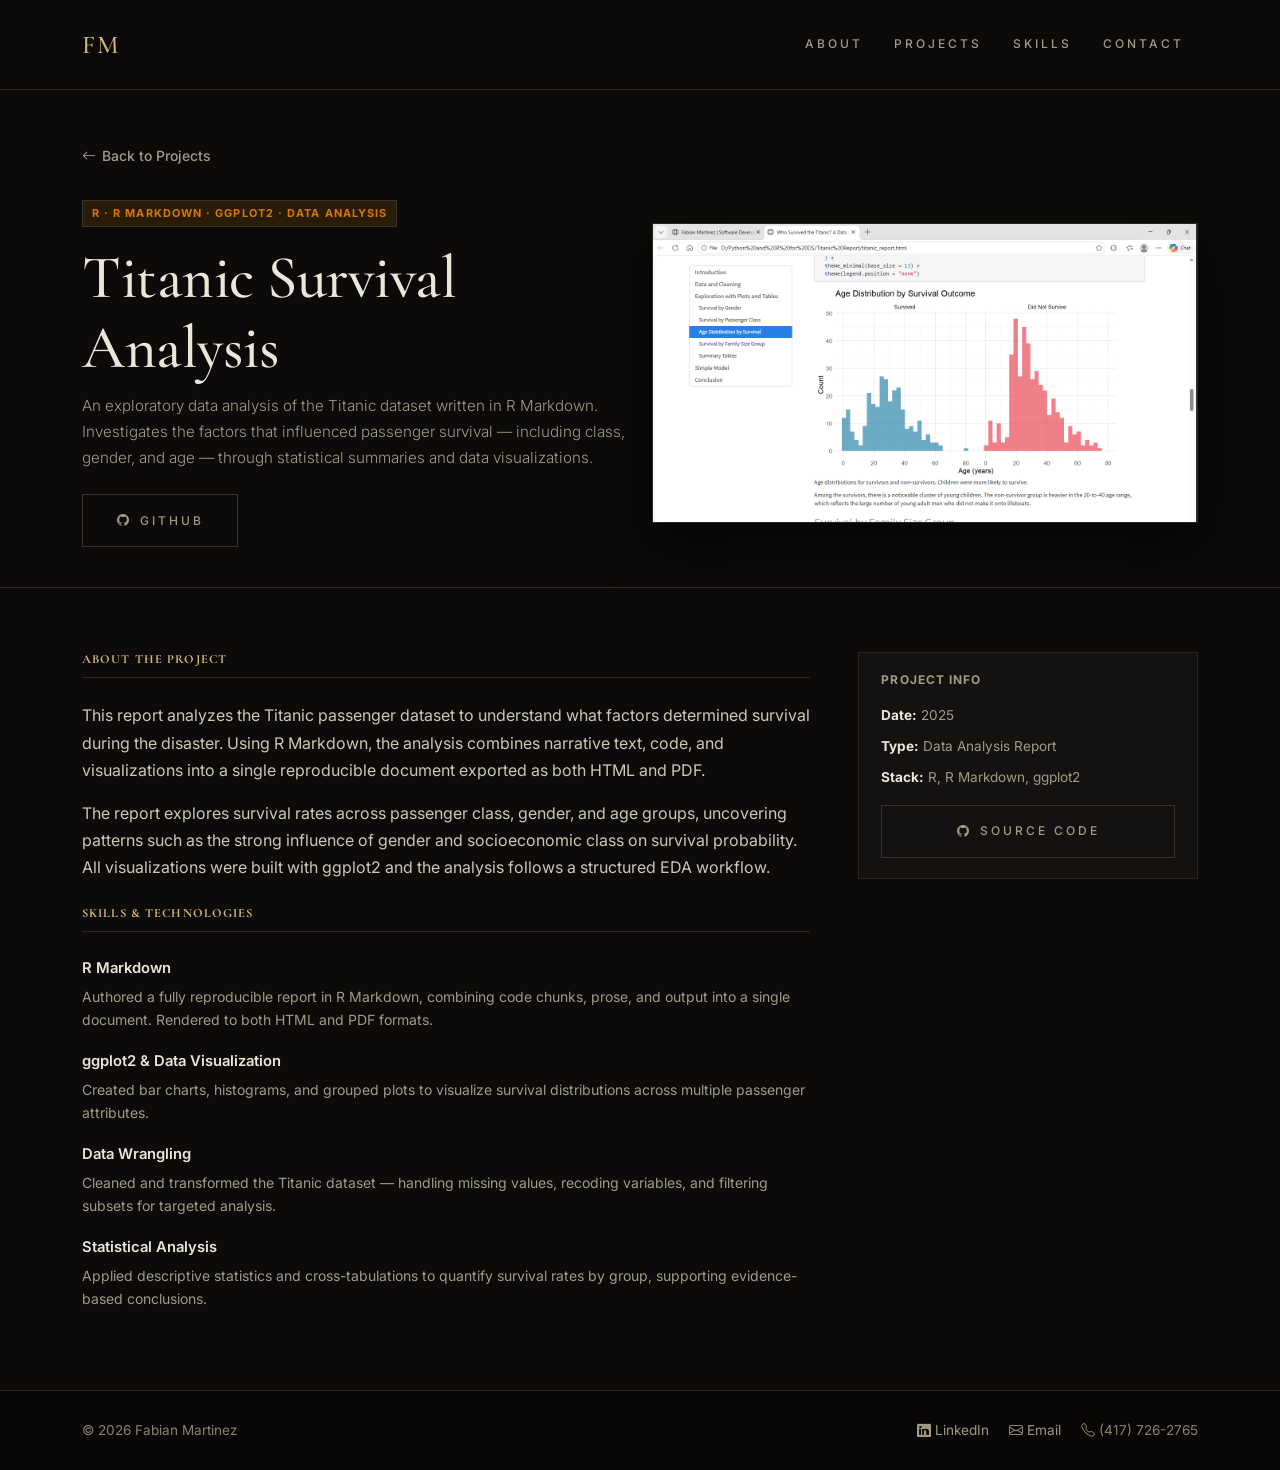
<file: Titanic.html>
<!DOCTYPE html>
<html lang="en">
<head>
  <meta charset="UTF-8">
  <meta name="viewport" content="width=device-width, initial-scale=1.0">
  <title>Titanic Survival Analysis | Fabian Martinez</title>
  <link href="https://cdn.jsdelivr.net/npm/bootstrap@5.3.3/dist/css/bootstrap.min.css" rel="stylesheet"
    integrity="sha384-QWTKZyjpPEjISv5WaRU9OFeRpok6YctnYmDr5pNlyT2bRjXh0JMhjY6hW+ALEwIH" crossorigin="anonymous">
  <link rel="stylesheet" href="https://cdn.jsdelivr.net/npm/bootstrap-icons@1.11.3/font/bootstrap-icons.min.css">
  <link rel="stylesheet" href="./css/style.css">
  <link rel="stylesheet" href="./css/gold.css">
</head>
<body>

<!-- ── Navbar ─────────────────────────────── -->
<nav class="navbar navbar-expand-lg sticky-top site-nav">
  <div class="container">
    <a class="navbar-brand" href="index.html">FM</a>
    <button class="navbar-toggler border-0" type="button" data-bs-toggle="collapse"
      data-bs-target="#mainNav" aria-controls="mainNav" aria-expanded="false" aria-label="Toggle navigation">
      <span class="navbar-toggler-icon"></span>
    </button>
    <div class="collapse navbar-collapse" id="mainNav">
      <ul class="navbar-nav ms-auto gap-1">
        <li class="nav-item"><a class="nav-link" href="index.html#about">About</a></li>
        <li class="nav-item"><a class="nav-link" href="index.html#projects">Projects</a></li>
        <li class="nav-item"><a class="nav-link" href="index.html#skills">Skills</a></li>
        <li class="nav-item"><a class="nav-link" href="index.html#contact">Contact</a></li>
      </ul>
    </div>
  </div>
</nav>

<!-- ── Page Hero ─────────────────────────── -->
<div class="page-hero">
  <div class="container">
    <a href="index.html" class="btn-back-custom">
      <i class="bi bi-arrow-left"></i> Back to Projects
    </a>
    <div class="row align-items-center g-4">
      <div class="col-lg-6">
        <span class="project-tag mb-3 d-inline-block" style="background:rgba(245,158,11,.12); color:#d97706;">R · R Markdown · ggplot2 · Data Analysis</span>
        <h1>Titanic Survival Analysis</h1>
        <p class="lead">An exploratory data analysis of the Titanic dataset written in R Markdown. Investigates the factors that influenced passenger survival — including class, gender, and age — through statistical summaries and data visualizations.</p>
        <div class="d-flex flex-wrap gap-3 mt-4">
          <a href="https://github.com/martinez-felician/Titanic-Report" target="_blank" rel="noopener" class="btn-outline-custom">
            <i class="bi bi-github me-2"></i>GitHub
          </a>
        </div>
      </div>
      <div class="col-lg-6">
        <img src="images/Titanic.png" alt="Titanic Survival Analysis" class="page-hero-img">
      </div>
    </div>
  </div>
</div>

<!-- ── About the Project ──────────────────── -->
<section class="content-section">
  <div class="container">
    <div class="row g-5">
      <div class="col-lg-8">
        <h3 class="section-label">About the Project</h3>
        <p>This report analyzes the Titanic passenger dataset to understand what factors determined survival during the disaster. Using R Markdown, the analysis combines narrative text, code, and visualizations into a single reproducible document exported as both HTML and PDF.</p>
        <p>The report explores survival rates across passenger class, gender, and age groups, uncovering patterns such as the strong influence of gender and socioeconomic class on survival probability. All visualizations were built with ggplot2 and the analysis follows a structured EDA workflow.</p>

        <h3 class="section-label mt-4">Skills &amp; Technologies</h3>
        <dl class="skills-dl">
          <dt>R Markdown</dt>
          <dd>Authored a fully reproducible report in R Markdown, combining code chunks, prose, and output into a single document. Rendered to both HTML and PDF formats.</dd>

          <dt>ggplot2 &amp; Data Visualization</dt>
          <dd>Created bar charts, histograms, and grouped plots to visualize survival distributions across multiple passenger attributes.</dd>

          <dt>Data Wrangling</dt>
          <dd>Cleaned and transformed the Titanic dataset — handling missing values, recoding variables, and filtering subsets for targeted analysis.</dd>

          <dt>Statistical Analysis</dt>
          <dd>Applied descriptive statistics and cross-tabulations to quantify survival rates by group, supporting evidence-based conclusions.</dd>
        </dl>
      </div>
      <div class="col-lg-4">
        <div class="sidebar-card">
          <h4>Project Info</h4>
          <p style="font-size:.85rem; color:var(--text-muted); margin-bottom:.5rem;"><strong style="color:var(--dark-2);">Date:</strong> 2025</p>
          <p style="font-size:.85rem; color:var(--text-muted); margin-bottom:.5rem;"><strong style="color:var(--dark-2);">Type:</strong> Data Analysis Report</p>
          <p style="font-size:.85rem; color:var(--text-muted); margin-bottom:1rem;"><strong style="color:var(--dark-2);">Stack:</strong> R, R Markdown, ggplot2</p>
          <a href="https://github.com/martinez-felician/Titanic-Report" target="_blank" rel="noopener" class="btn-outline-custom d-block text-center">
            <i class="bi bi-github me-2"></i>Source Code
          </a>
        </div>
      </div>
    </div>
  </div>
</section>

<!-- ── Footer ─────────────────────────────── -->
<footer class="site-footer">
  <div class="container">
    <div class="footer-grid">
      <span>© 2026 Fabian Martinez</span>
      <div class="footer-links">
        <a href="https://www.linkedin.com/in/fabian-martinez-camargo-32357427b" target="_blank" rel="noopener">
          <i class="bi bi-linkedin me-1"></i>LinkedIn
        </a>
        <a href="mailto:fabianmartinezcamargo81@gmail.com">
          <i class="bi bi-envelope me-1"></i>Email
        </a>
        <span><i class="bi bi-telephone me-1"></i>(417) 726-2765</span>
      </div>
    </div>
  </div>
</footer>

<script src="https://cdn.jsdelivr.net/npm/bootstrap@5.3.3/dist/js/bootstrap.bundle.min.js"
  integrity="sha384-YvpcrYf0tY3lHB60NNkmXc4s9bIOgUxi8T/jzmmbgxkiMr+9iS1YDKl5bDXQP5" crossorigin="anonymous"></script>
</body>
</html>
</file>
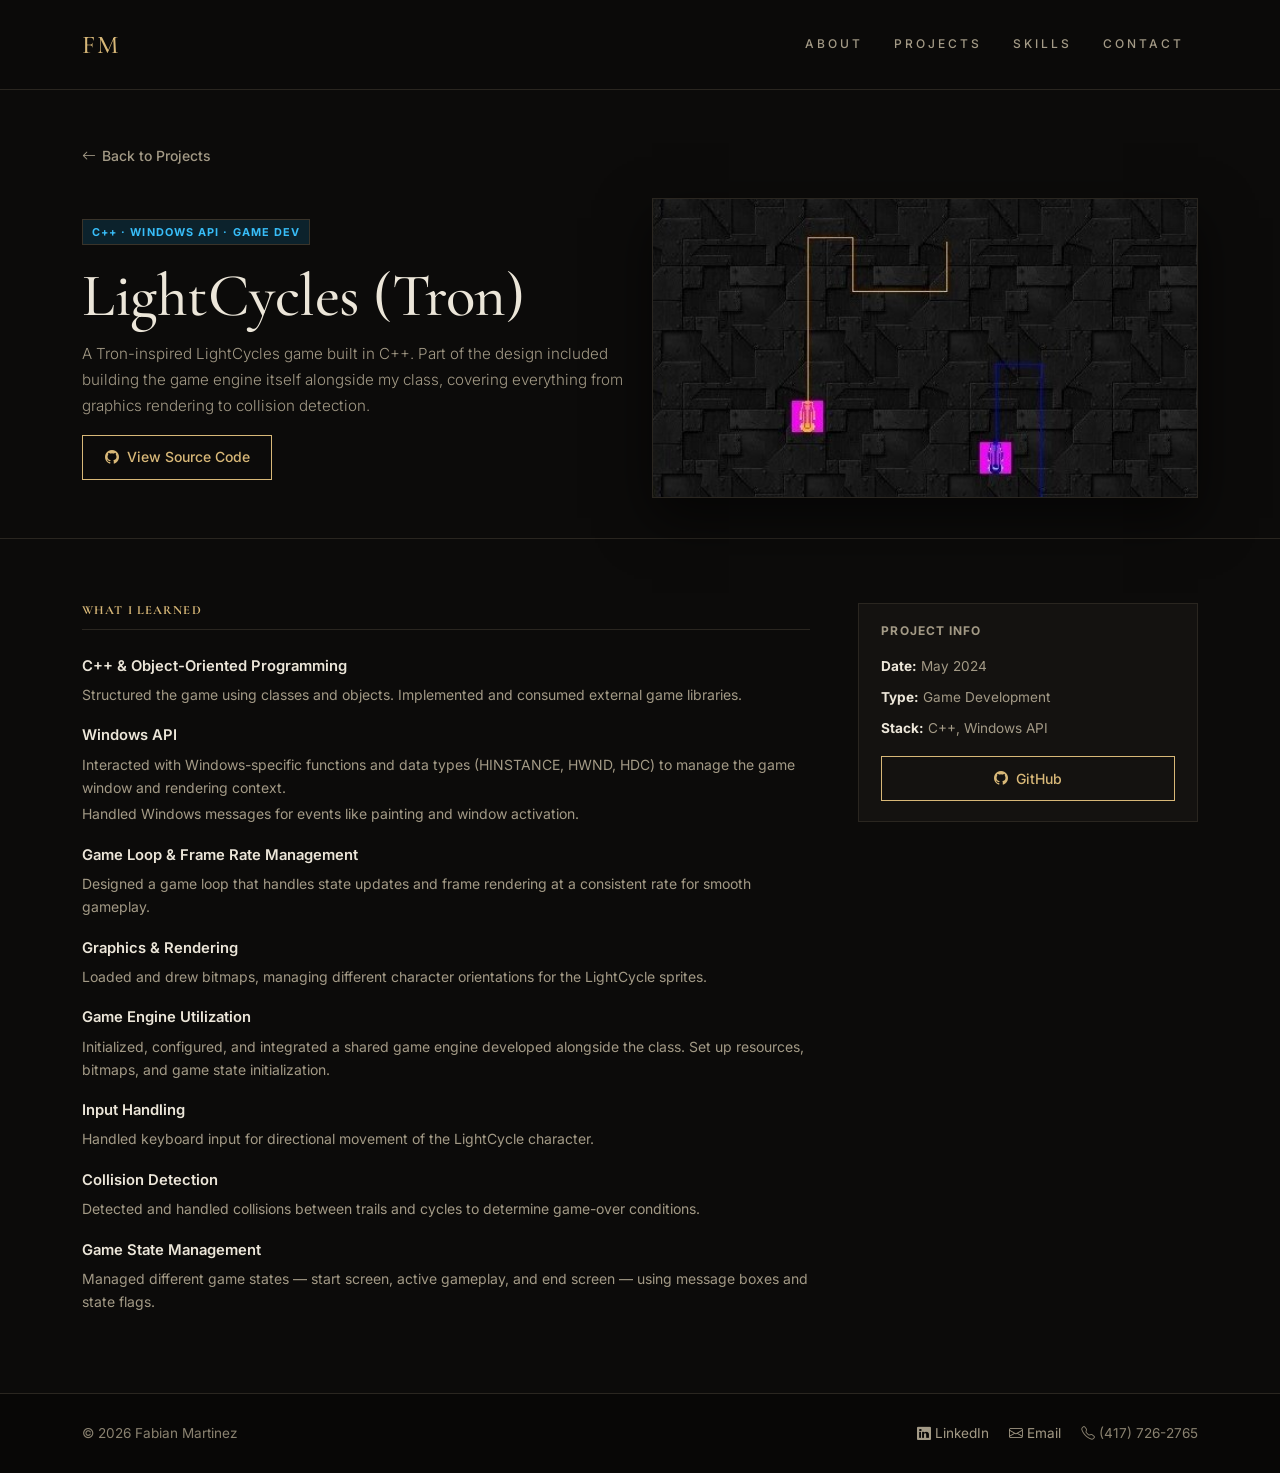
<file: Tron.html>
<!DOCTYPE html>
<html lang="en">
<head>
  <meta charset="UTF-8">
  <meta name="viewport" content="width=device-width, initial-scale=1.0">
  <title>LightCycles (Tron) | Fabian Martinez</title>
  <link href="https://cdn.jsdelivr.net/npm/bootstrap@5.3.3/dist/css/bootstrap.min.css" rel="stylesheet"
    integrity="sha384-QWTKZyjpPEjISv5WaRU9OFeRpok6YctnYmDr5pNlyT2bRjXh0JMhjY6hW+ALEwIH" crossorigin="anonymous">
  <link rel="stylesheet" href="https://cdn.jsdelivr.net/npm/bootstrap-icons@1.11.3/font/bootstrap-icons.min.css">
  <link rel="stylesheet" href="./css/style.css">
  <link rel="stylesheet" href="./css/gold.css">
</head>
<body>

<!-- ── Navbar ─────────────────────────────── -->
<nav class="navbar navbar-expand-lg sticky-top site-nav">
  <div class="container">
    <a class="navbar-brand" href="index.html">FM</a>
    <button class="navbar-toggler border-0" type="button" data-bs-toggle="collapse"
      data-bs-target="#mainNav" aria-controls="mainNav" aria-expanded="false" aria-label="Toggle navigation">
      <span class="navbar-toggler-icon"></span>
    </button>
    <div class="collapse navbar-collapse" id="mainNav">
      <ul class="navbar-nav ms-auto gap-1">
        <li class="nav-item"><a class="nav-link" href="index.html#about">About</a></li>
        <li class="nav-item"><a class="nav-link" href="index.html#projects">Projects</a></li>
        <li class="nav-item"><a class="nav-link" href="index.html#skills">Skills</a></li>
        <li class="nav-item"><a class="nav-link" href="index.html#contact">Contact</a></li>
      </ul>
    </div>
  </div>
</nav>

<!-- ── Page Hero ─────────────────────────── -->
<div class="page-hero">
  <div class="container">
    <a href="index.html" class="btn-back-custom">
      <i class="bi bi-arrow-left"></i> Back to Projects
    </a>
    <div class="row align-items-center g-4">
      <div class="col-lg-6">
        <span class="project-tag mb-3 d-inline-block" style="background:rgba(14,165,233,.15); color:#38bdf8;">C++ · Windows API · Game Dev</span>
        <h1>LightCycles (Tron)</h1>
        <p class="lead">A Tron-inspired LightCycles game built in C++. Part of the design included building the game engine itself alongside my class, covering everything from graphics rendering to collision detection.</p>
        <a href="https://github.com/Fabian00M/Tron-Game.git" target="_blank" rel="noopener" class="btn-github-custom">
          <i class="bi bi-github"></i> View Source Code
        </a>
      </div>
      <div class="col-lg-6">
        <img src="images/Tron.jpeg" alt="LightCycles Game" class="page-hero-img">
      </div>
    </div>
  </div>
</div>

<!-- ── Content ────────────────────────────── -->
<section class="content-section">
  <div class="container">
    <div class="row g-5">
      <div class="col-lg-8">
        <h3 class="section-label">What I Learned</h3>
        <dl class="skills-dl">
          <dt>C++ &amp; Object-Oriented Programming</dt>
          <dd>Structured the game using classes and objects. Implemented and consumed external game libraries.</dd>

          <dt>Windows API</dt>
          <dd>Interacted with Windows-specific functions and data types (HINSTANCE, HWND, HDC) to manage the game window and rendering context.</dd>
          <dd>Handled Windows messages for events like painting and window activation.</dd>

          <dt>Game Loop &amp; Frame Rate Management</dt>
          <dd>Designed a game loop that handles state updates and frame rendering at a consistent rate for smooth gameplay.</dd>

          <dt>Graphics &amp; Rendering</dt>
          <dd>Loaded and drew bitmaps, managing different character orientations for the LightCycle sprites.</dd>

          <dt>Game Engine Utilization</dt>
          <dd>Initialized, configured, and integrated a shared game engine developed alongside the class. Set up resources, bitmaps, and game state initialization.</dd>

          <dt>Input Handling</dt>
          <dd>Handled keyboard input for directional movement of the LightCycle character.</dd>

          <dt>Collision Detection</dt>
          <dd>Detected and handled collisions between trails and cycles to determine game-over conditions.</dd>

          <dt>Game State Management</dt>
          <dd>Managed different game states — start screen, active gameplay, and end screen — using message boxes and state flags.</dd>
        </dl>
      </div>
      <div class="col-lg-4">
        <div class="sidebar-card">
          <h4>Project Info</h4>
          <p style="font-size:.85rem; color:var(--text-muted); margin-bottom:.5rem;"><strong style="color:var(--dark-2);">Date:</strong> May 2024</p>
          <p style="font-size:.85rem; color:var(--text-muted); margin-bottom:.5rem;"><strong style="color:var(--dark-2);">Type:</strong> Game Development</p>
          <p style="font-size:.85rem; color:var(--text-muted); margin-bottom:1rem;"><strong style="color:var(--dark-2);">Stack:</strong> C++, Windows API</p>
          <a href="https://github.com/Fabian00M/Tron-Game.git" target="_blank" rel="noopener" class="btn-github-custom w-100 justify-content-center">
            <i class="bi bi-github"></i> GitHub
          </a>
        </div>
      </div>
    </div>
  </div>
</section>

<!-- ── Footer ─────────────────────────────── -->
<footer class="site-footer">
  <div class="container">
    <div class="footer-grid">
      <span>© 2026 Fabian Martinez</span>
      <div class="footer-links">
        <a href="https://www.linkedin.com/in/fabian-martinez-camargo-32357427b" target="_blank" rel="noopener">
          <i class="bi bi-linkedin me-1"></i>LinkedIn
        </a>
        <a href="mailto:fabianmartinezcamargo81@gmail.com">
          <i class="bi bi-envelope me-1"></i>Email
        </a>
        <span><i class="bi bi-telephone me-1"></i>(417) 726-2765</span>
      </div>
    </div>
  </div>
</footer>

<script src="https://cdn.jsdelivr.net/npm/bootstrap@5.3.3/dist/js/bootstrap.bundle.min.js"
  integrity="sha384-YvpcrYf0tY3lHB60NNkmXc4s9bIOgUxi8T/jzmmbgxkiMr+9iS1YDKl5bDXQP5" crossorigin="anonymous"></script>
</body>
</html>
</file>
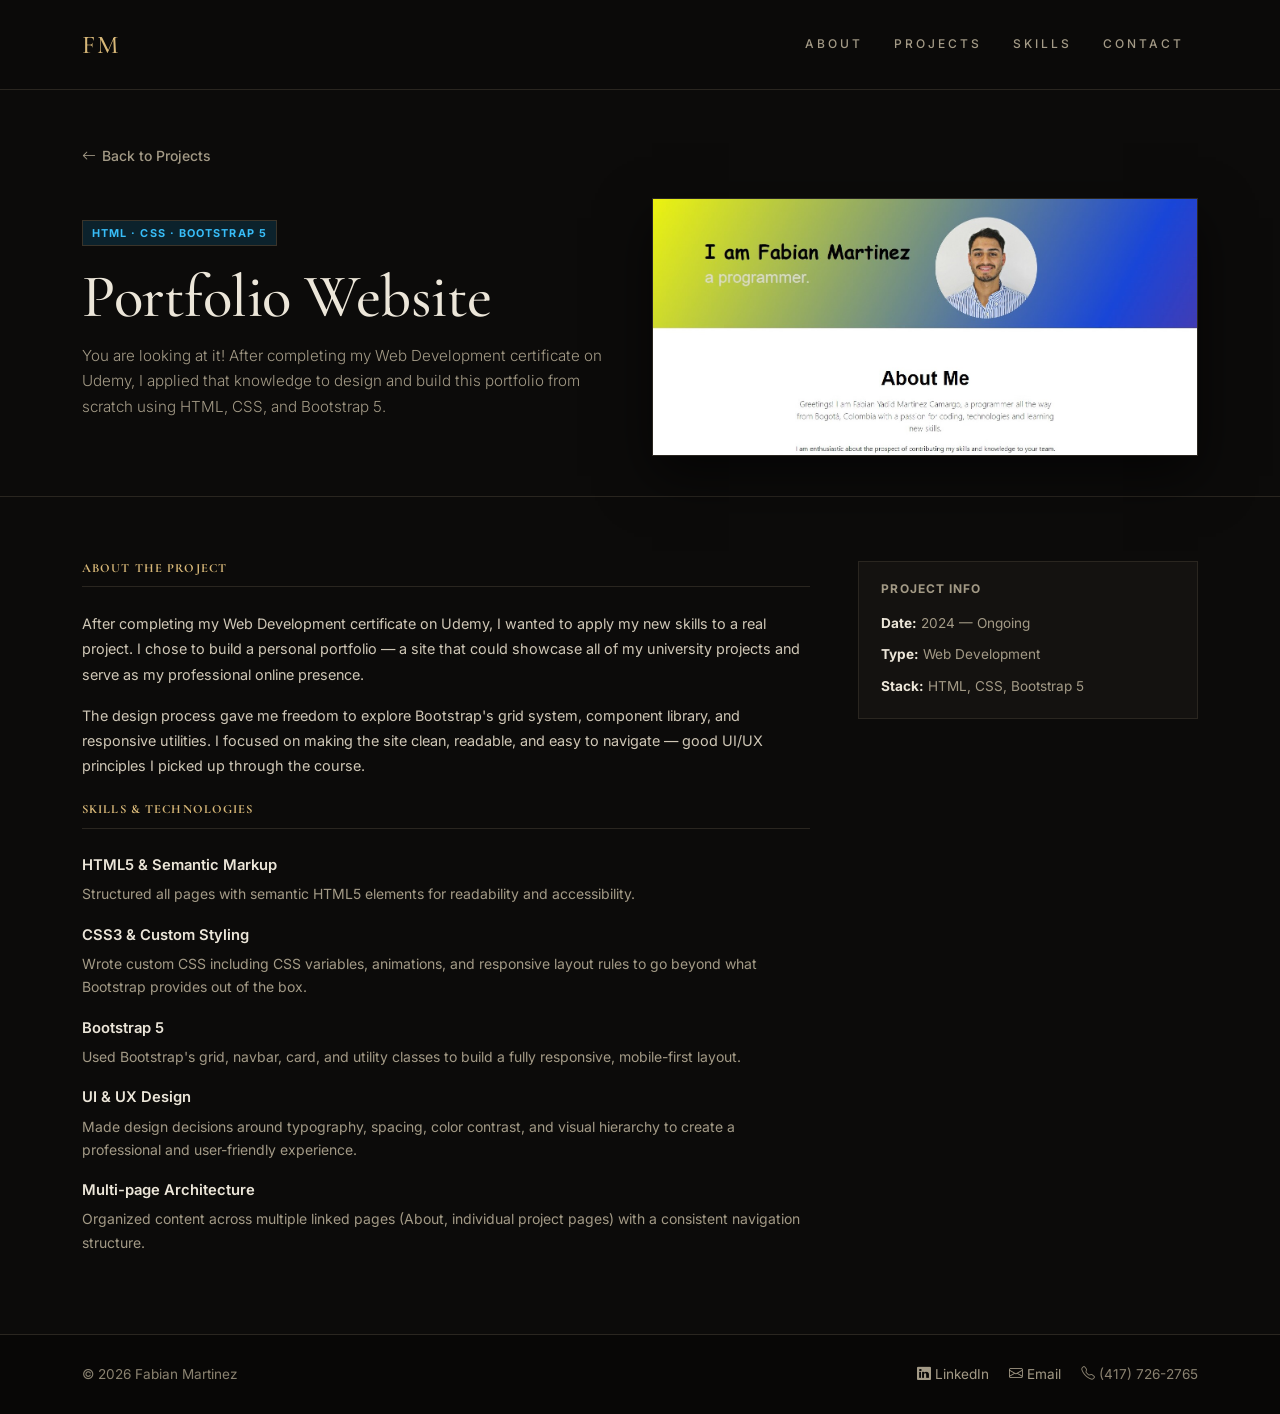
<file: Webpage.html>
<!DOCTYPE html>
<html lang="en">
<head>
  <meta charset="UTF-8">
  <meta name="viewport" content="width=device-width, initial-scale=1.0">
  <title>Portfolio Website | Fabian Martinez</title>
  <link href="https://cdn.jsdelivr.net/npm/bootstrap@5.3.3/dist/css/bootstrap.min.css" rel="stylesheet"
    integrity="sha384-QWTKZyjpPEjISv5WaRU9OFeRpok6YctnYmDr5pNlyT2bRjXh0JMhjY6hW+ALEwIH" crossorigin="anonymous">
  <link rel="stylesheet" href="https://cdn.jsdelivr.net/npm/bootstrap-icons@1.11.3/font/bootstrap-icons.min.css">
  <link rel="stylesheet" href="./css/style.css">
  <link rel="stylesheet" href="./css/gold.css">
</head>
<body>

<!-- ── Navbar ─────────────────────────────── -->
<nav class="navbar navbar-expand-lg sticky-top site-nav">
  <div class="container">
    <a class="navbar-brand" href="index.html">FM</a>
    <button class="navbar-toggler border-0" type="button" data-bs-toggle="collapse"
      data-bs-target="#mainNav" aria-controls="mainNav" aria-expanded="false" aria-label="Toggle navigation">
      <span class="navbar-toggler-icon"></span>
    </button>
    <div class="collapse navbar-collapse" id="mainNav">
      <ul class="navbar-nav ms-auto gap-1">
        <li class="nav-item"><a class="nav-link" href="index.html#about">About</a></li>
        <li class="nav-item"><a class="nav-link" href="index.html#projects">Projects</a></li>
        <li class="nav-item"><a class="nav-link" href="index.html#skills">Skills</a></li>
        <li class="nav-item"><a class="nav-link" href="index.html#contact">Contact</a></li>
      </ul>
    </div>
  </div>
</nav>

<!-- ── Page Hero ─────────────────────────── -->
<div class="page-hero">
  <div class="container">
    <a href="index.html" class="btn-back-custom">
      <i class="bi bi-arrow-left"></i> Back to Projects
    </a>
    <div class="row align-items-center g-4">
      <div class="col-lg-6">
        <span class="project-tag mb-3 d-inline-block" style="background:rgba(14,165,233,.15); color:#38bdf8;">HTML · CSS · Bootstrap 5</span>
        <h1>Portfolio Website</h1>
        <p class="lead">You are looking at it! After completing my Web Development certificate on Udemy, I applied that knowledge to design and build this portfolio from scratch using HTML, CSS, and Bootstrap 5.</p>
      </div>
      <div class="col-lg-6">
        <img src="images/WebPage.jpeg" alt="Portfolio Website" class="page-hero-img">
      </div>
    </div>
  </div>
</div>

<!-- ── Content ────────────────────────────── -->
<section class="content-section">
  <div class="container">
    <div class="row g-5">
      <div class="col-lg-8">
        <h3 class="section-label">About the Project</h3>
        <p style="font-size:.9rem; color:var(--text); line-height:1.75;">After completing my Web Development certificate on Udemy, I wanted to apply my new skills to a real project. I chose to build a personal portfolio — a site that could showcase all of my university projects and serve as my professional online presence.</p>
        <p style="font-size:.9rem; color:var(--text); line-height:1.75;">The design process gave me freedom to explore Bootstrap's grid system, component library, and responsive utilities. I focused on making the site clean, readable, and easy to navigate — good UI/UX principles I picked up through the course.</p>

        <h3 class="section-label mt-4">Skills &amp; Technologies</h3>
        <dl class="skills-dl">
          <dt>HTML5 &amp; Semantic Markup</dt>
          <dd>Structured all pages with semantic HTML5 elements for readability and accessibility.</dd>

          <dt>CSS3 &amp; Custom Styling</dt>
          <dd>Wrote custom CSS including CSS variables, animations, and responsive layout rules to go beyond what Bootstrap provides out of the box.</dd>

          <dt>Bootstrap 5</dt>
          <dd>Used Bootstrap's grid, navbar, card, and utility classes to build a fully responsive, mobile-first layout.</dd>

          <dt>UI &amp; UX Design</dt>
          <dd>Made design decisions around typography, spacing, color contrast, and visual hierarchy to create a professional and user-friendly experience.</dd>

          <dt>Multi-page Architecture</dt>
          <dd>Organized content across multiple linked pages (About, individual project pages) with a consistent navigation structure.</dd>
        </dl>
      </div>
      <div class="col-lg-4">
        <div class="sidebar-card">
          <h4>Project Info</h4>
          <p style="font-size:.85rem; color:var(--text-muted); margin-bottom:.5rem;"><strong style="color:var(--dark-2);">Date:</strong> 2024 — Ongoing</p>
          <p style="font-size:.85rem; color:var(--text-muted); margin-bottom:.5rem;"><strong style="color:var(--dark-2);">Type:</strong> Web Development</p>
          <p style="font-size:.85rem; color:var(--text-muted); margin:0;"><strong style="color:var(--dark-2);">Stack:</strong> HTML, CSS, Bootstrap 5</p>
        </div>
      </div>
    </div>
  </div>
</section>

<!-- ── Footer ─────────────────────────────── -->
<footer class="site-footer">
  <div class="container">
    <div class="footer-grid">
      <span>© 2026 Fabian Martinez</span>
      <div class="footer-links">
        <a href="https://www.linkedin.com/in/fabian-martinez-camargo-32357427b" target="_blank" rel="noopener">
          <i class="bi bi-linkedin me-1"></i>LinkedIn
        </a>
        <a href="mailto:fabianmartinezcamargo81@gmail.com">
          <i class="bi bi-envelope me-1"></i>Email
        </a>
        <span><i class="bi bi-telephone me-1"></i>(417) 726-2765</span>
      </div>
    </div>
  </div>
</footer>

<script src="https://cdn.jsdelivr.net/npm/bootstrap@5.3.3/dist/js/bootstrap.bundle.min.js"
  integrity="sha384-YvpcrYf0tY3lHB60NNkmXc4s9bIOgUxi8T/jzmmbgxkiMr+9iS1YDKl5bDXQP5" crossorigin="anonymous"></script>
</body>
</html>
</file>
<file: css/style.css>
@import url('https://fonts.googleapis.com/css2?family=Inter:wght@300;400;500;600;700;800&family=Fira+Code:wght@400;500&display=swap');

/* ── Variables ─────────────────────────────── */
:root {
  --primary:      #2563eb;
  --primary-dark: #1d4ed8;
  --accent:       #0ea5e9;
  --dark:         #0f172a;
  --dark-2:       #1e293b;
  --text:         #334155;
  --text-muted:   #64748b;
  --bg:           #ffffff;
  --bg-alt:       #f8fafc;
  --border:       #e2e8f0;
  --radius:       0.75rem;
  --shadow-sm:    0 1px 3px rgba(0,0,0,.08), 0 1px 2px rgba(0,0,0,.04);
  --shadow:       0 4px 6px rgba(0,0,0,.07), 0 2px 4px rgba(0,0,0,.04);
  --shadow-lg:    0 10px 25px rgba(0,0,0,.1), 0 4px 10px rgba(0,0,0,.05);
  --transition:   0.2s ease;
}

/* ── Base ──────────────────────────────────── */
*, *::before, *::after { box-sizing: border-box; }
html { scroll-behavior: smooth; }

body {
  font-family: 'Inter', system-ui, sans-serif;
  color: var(--text);
  background: var(--bg);
  line-height: 1.7;
  -webkit-font-smoothing: antialiased;
}

/* ── Navbar ────────────────────────────────── */
.site-nav {
  background: rgba(15, 23, 42, 0.97);
  backdrop-filter: blur(8px);
  border-bottom: 1px solid rgba(255,255,255,.06);
  padding: 0.75rem 0;
  z-index: 1030;
}

.site-nav .navbar-brand {
  font-weight: 800;
  font-size: 1.25rem;
  color: #fff !important;
  letter-spacing: -0.02em;
}

.site-nav .nav-link {
  color: rgba(255,255,255,.7) !important;
  font-size: 0.875rem;
  font-weight: 500;
  padding: 0.4rem 0.85rem !important;
  border-radius: 6px;
  transition: color var(--transition), background var(--transition);
}

.site-nav .nav-link:hover {
  color: #fff !important;
  background: rgba(255,255,255,.08);
}

/* ── Hero Section ─────────────────────────── */
.hero {
  background: linear-gradient(135deg, #0f172a 0%, #162a4a 50%, #0f172a 100%);
  background-size: 200% 200%;
  animation: hero-gradient 14s ease infinite;
  min-height: 88vh;
  display: flex;
  align-items: center;
  padding: 5rem 0;
  position: relative;
  overflow: hidden;
}

.hero::before {
  content: '';
  position: absolute;
  inset: 0;
  background: radial-gradient(ellipse at 70% 50%, rgba(37,99,235,.12) 0%, transparent 65%);
  pointer-events: none;
}

@keyframes hero-gradient {
  0%   { background-position: 0% 50%; }
  50%  { background-position: 100% 50%; }
  100% { background-position: 0% 50%; }
}

.hero-eyebrow {
  color: var(--accent);
  font-size: 0.8rem;
  font-weight: 600;
  letter-spacing: 0.12em;
  text-transform: uppercase;
  margin-bottom: 1rem;
  display: block;
}

.hero h1 {
  font-size: clamp(2.5rem, 5.5vw, 4.25rem);
  font-weight: 800;
  color: #fff;
  line-height: 1.05;
  letter-spacing: -0.03em;
  margin: 0;
}

.hero .hero-subtitle {
  font-size: clamp(0.95rem, 1.8vw, 1.125rem);
  color: rgba(255,255,255,.6);
  font-weight: 400;
  margin-top: 1rem;
  max-width: 480px;
  line-height: 1.7;
}

.hero-img {
  width: 240px;
  height: 240px;
  object-fit: cover;
  border-radius: 50%;
  border: 3px solid rgba(255,255,255,.12);
  box-shadow: 0 24px 64px rgba(0,0,0,.45);
}

@media (min-width: 992px) {
  .hero-img { width: 280px; height: 280px; }
}

/* ── Shared Button Styles ─────────────────── */
.btn-primary-custom {
  display: inline-block;
  background: var(--primary);
  color: #fff !important;
  border: none;
  padding: 0.72rem 1.65rem;
  border-radius: 8px;
  font-weight: 600;
  font-size: 0.9rem;
  text-decoration: none;
  transition: background var(--transition), transform var(--transition), box-shadow var(--transition);
}

.btn-primary-custom:hover {
  background: var(--primary-dark);
  transform: translateY(-1px);
  box-shadow: 0 4px 14px rgba(37,99,235,.35);
}

.btn-outline-custom {
  display: inline-block;
  background: transparent;
  color: rgba(255,255,255,.85) !important;
  border: 1px solid rgba(255,255,255,.28);
  padding: 0.72rem 1.65rem;
  border-radius: 8px;
  font-weight: 500;
  font-size: 0.9rem;
  text-decoration: none;
  transition: background var(--transition), border-color var(--transition);
}

.btn-outline-custom:hover {
  background: rgba(255,255,255,.09);
  border-color: rgba(255,255,255,.5);
  color: #fff !important;
}

.btn-github-custom {
  display: inline-flex;
  align-items: center;
  gap: 0.5rem;
  background: rgba(255,255,255,.08);
  color: rgba(255,255,255,.85) !important;
  border: 1px solid rgba(255,255,255,.18);
  padding: 0.6rem 1.35rem;
  border-radius: 8px;
  font-weight: 500;
  font-size: 0.875rem;
  text-decoration: none;
  transition: background var(--transition);
}

.btn-github-custom:hover {
  background: rgba(255,255,255,.15);
  color: #fff !important;
}

.btn-back-custom {
  display: inline-flex;
  align-items: center;
  gap: 0.4rem;
  color: rgba(255,255,255,.65) !important;
  text-decoration: none;
  font-size: 0.875rem;
  font-weight: 500;
  padding: 0.4rem 0;
  transition: color var(--transition);
  margin-bottom: 1.5rem;
}

.btn-back-custom:hover { color: #fff !important; }

/* ── Section Shared ───────────────────────── */
.section-eyebrow {
  display: block;
  color: var(--primary);
  font-size: 0.78rem;
  font-weight: 700;
  letter-spacing: 0.1em;
  text-transform: uppercase;
  margin-bottom: 0.4rem;
}

.section-title {
  font-size: clamp(1.5rem, 3vw, 2rem);
  font-weight: 700;
  color: var(--dark-2);
  letter-spacing: -0.025em;
  margin-bottom: 0;
}

.section-divider {
  width: 44px;
  height: 4px;
  background: var(--primary);
  border-radius: 2px;
  margin: 0.75rem 0 2.25rem;
}

/* ── About Section (index) ───────────────── */
.about-section {
  background: var(--bg);
  padding: 5.5rem 0;
}

.about-intro {
  font-size: 1rem;
  color: var(--text);
  line-height: 1.75;
}

.credential-card {
  background: var(--bg-alt);
  border: 1px solid var(--border);
  border-radius: var(--radius);
  padding: 1.25rem 1.5rem;
  height: 100%;
  transition: box-shadow var(--transition), transform var(--transition);
}

.credential-card:hover {
  box-shadow: var(--shadow-lg);
  transform: translateY(-2px);
}

.credential-icon {
  width: 40px;
  height: 40px;
  background: rgba(37,99,235,.1);
  border-radius: 9px;
  display: flex;
  align-items: center;
  justify-content: center;
  color: var(--primary);
  font-size: 1.1rem;
  margin-bottom: 0.85rem;
  flex-shrink: 0;
}

.credential-card h4 {
  font-size: 0.95rem;
  font-weight: 600;
  color: var(--dark-2);
  margin-bottom: 0.2rem;
}

.credential-card p {
  font-size: 0.825rem;
  color: var(--text-muted);
  margin: 0;
}

/* ── Projects Section ─────────────────────── */
.projects-section {
  background: var(--bg-alt);
  padding: 5.5rem 0;
}

.project-card {
  background: var(--bg);
  border: 1px solid var(--border);
  border-radius: var(--radius);
  overflow: hidden;
  height: 100%;
  display: flex;
  flex-direction: column;
  transition: box-shadow var(--transition), transform var(--transition);
}

.project-card:hover {
  box-shadow: var(--shadow-lg);
  transform: translateY(-3px);
}

.project-card-img {
  width: 100%;
  height: 190px;
  object-fit: cover;
  object-position: top center;
  display: block;
}

.project-card-body {
  padding: 1.25rem 1.4rem 1.4rem;
  flex: 1;
  display: flex;
  flex-direction: column;
}

.project-tag {
  display: inline-block;
  font-size: 0.68rem;
  font-weight: 700;
  letter-spacing: 0.06em;
  text-transform: uppercase;
  color: var(--primary);
  background: rgba(37,99,235,.08);
  padding: 0.18rem 0.55rem;
  border-radius: 4px;
  margin-bottom: 0.7rem;
}

.project-card-body h3 {
  font-size: 1.05rem;
  font-weight: 700;
  color: var(--dark-2);
  margin-bottom: 0.5rem;
  line-height: 1.3;
}

.project-card-body p {
  font-size: 0.86rem;
  color: var(--text-muted);
  flex: 1;
  margin-bottom: 1rem;
  line-height: 1.6;
}

.project-card-link {
  color: var(--primary);
  font-size: 0.86rem;
  font-weight: 600;
  text-decoration: none;
  display: inline-flex;
  align-items: center;
  gap: 0.3rem;
  transition: gap var(--transition), color var(--transition);
}

.project-card-link:hover {
  color: var(--primary-dark);
  gap: 0.55rem;
}

/* ── Skills Section ───────────────────────── */
.skills-section {
  background: var(--bg);
  padding: 5.5rem 0;
}

.skill-group {
  background: var(--bg-alt);
  border: 1px solid var(--border);
  border-radius: var(--radius);
  padding: 1.25rem 1.4rem;
  height: 100%;
}

.skill-group h4 {
  font-size: 0.78rem;
  font-weight: 700;
  color: var(--text-muted);
  text-transform: uppercase;
  letter-spacing: 0.08em;
  margin-bottom: 0.85rem;
}

.skill-list {
  list-style: none;
  padding: 0;
  margin: 0;
  display: flex;
  flex-wrap: wrap;
  gap: 0.4rem;
}

.skill-list li {
  background: var(--bg);
  border: 1px solid var(--border);
  border-radius: 6px;
  padding: 0.22rem 0.6rem;
  font-size: 0.8rem;
  color: var(--text);
  font-weight: 500;
}

/* ── Contact Section ──────────────────────── */
.contact-section {
  background: var(--dark);
  padding: 5.5rem 0;
  text-align: center;
}

.contact-section h2 {
  color: #fff;
  font-size: clamp(1.6rem, 3vw, 2.25rem);
  font-weight: 700;
  letter-spacing: -0.02em;
  margin-bottom: 0.6rem;
}

.contact-section p {
  color: rgba(255,255,255,.55);
  font-size: 1rem;
  margin-bottom: 2.25rem;
}

.btn-contact {
  display: inline-block;
  background: var(--primary);
  color: #fff !important;
  border: none;
  padding: 0.8rem 2.1rem;
  border-radius: 8px;
  font-weight: 600;
  font-size: 0.95rem;
  text-decoration: none;
  transition: background var(--transition), transform var(--transition), box-shadow var(--transition);
}

.btn-contact:hover {
  background: var(--primary-dark);
  transform: translateY(-1px);
  box-shadow: 0 4px 14px rgba(37,99,235,.4);
}

/* ── Site Footer ─────────────────────────── */
.site-footer {
  background: #020617;
  color: rgba(255,255,255,.45);
  padding: 1.75rem 0;
  border-top: 1px solid rgba(255,255,255,.05);
  font-size: 0.85rem;
}

.site-footer a {
  color: rgba(255,255,255,.6);
  text-decoration: none;
  transition: color var(--transition);
}

.site-footer a:hover { color: #fff; }

.footer-grid {
  display: flex;
  flex-wrap: wrap;
  justify-content: space-between;
  align-items: center;
  gap: 0.75rem;
}

.footer-links {
  display: flex;
  flex-wrap: wrap;
  gap: 1.25rem;
  align-items: center;
}

/* ── Page Hero (project + about pages) ────── */
.page-hero {
  background: linear-gradient(135deg, #0f172a 0%, #162a4a 100%);
  padding: 3rem 0 2.5rem;
  color: #fff;
}

.page-hero h1 {
  font-size: clamp(1.75rem, 4vw, 2.75rem);
  font-weight: 700;
  color: #fff;
  letter-spacing: -0.025em;
  margin-bottom: 0.65rem;
  line-height: 1.15;
}

.page-hero .lead {
  color: rgba(255,255,255,.62);
  font-size: 0.95rem;
  max-width: 580px;
  line-height: 1.7;
}

.page-hero-img {
  width: 100%;
  max-height: 300px;
  object-fit: cover;
  object-position: top;
  border-radius: var(--radius);
  box-shadow: 0 20px 50px rgba(0,0,0,.4);
}

/* ── Content Section (project pages) ────── */
.content-section {
  padding: 4rem 0;
  background: var(--bg);
}

.content-section h3.section-label {
  font-size: 0.78rem;
  font-weight: 700;
  text-transform: uppercase;
  letter-spacing: 0.09em;
  color: var(--text-muted);
  border-bottom: 1px solid var(--border);
  padding-bottom: 0.65rem;
  margin-bottom: 1.5rem;
}

.skills-dl dt {
  font-weight: 600;
  color: var(--dark-2);
  font-size: 0.925rem;
  margin-top: 1.1rem;
  margin-bottom: 0.25rem;
}

.skills-dl dd {
  color: var(--text-muted);
  font-size: 0.875rem;
  margin-left: 0;
  line-height: 1.65;
  margin-bottom: 0.2rem;
}

/* ── Code Block (Dispatcher page) ────────── */
.code-section {
  background: #0d1117;
  padding: 3.5rem 0;
}

.code-section h2 {
  color: #fff;
  font-size: 1.1rem;
  font-weight: 700;
  margin-bottom: 1.25rem;
  letter-spacing: -0.01em;
}

.code-section pre {
  background: #161b22;
  border: 1px solid rgba(255,255,255,.08);
  border-radius: var(--radius);
  padding: 1.5rem;
  overflow-x: auto;
  font-size: 0.77rem;
  line-height: 1.75;
  margin: 0;
}

.code-section code {
  color: #c9d1d9;
  font-family: 'Fira Code', 'Consolas', 'Courier New', monospace;
}

/* ── Gallery (App page) ─────────────────── */
.gallery-section {
  background: var(--bg-alt);
  padding: 4rem 0;
}

.gallery-section h3.section-label {
  font-size: 0.78rem;
  font-weight: 700;
  text-transform: uppercase;
  letter-spacing: 0.09em;
  color: var(--text-muted);
  border-bottom: 1px solid var(--border);
  padding-bottom: 0.65rem;
  margin-bottom: 1.5rem;
}

.gallery-card {
  background: var(--bg);
  border: 1px solid var(--border);
  border-radius: var(--radius);
  overflow: hidden;
  box-shadow: var(--shadow-sm);
  transition: box-shadow var(--transition), transform var(--transition);
}

.gallery-card:hover {
  box-shadow: var(--shadow-lg);
  transform: translateY(-2px);
}

.gallery-card img {
  width: 100%;
  height: 210px;
  object-fit: cover;
  display: block;
}

.gallery-card .gallery-caption {
  padding: 0.7rem 0.9rem;
  font-size: 0.8rem;
  color: var(--text-muted);
  font-weight: 500;
}

/* ── About Page ──────────────────────────── */
.about-page-content {
  padding: 4rem 0;
}

.about-page-content h2.edu-title {
  font-size: 1.25rem;
  font-weight: 700;
  color: var(--dark-2);
  letter-spacing: -0.01em;
  margin-bottom: 0.15rem;
}

.about-page-content .edu-date {
  font-size: 0.8rem;
  color: var(--text-muted);
  margin-bottom: 0.6rem;
}

.about-page-content p {
  font-size: 0.9rem;
  color: var(--text);
  line-height: 1.75;
}

.about-page-content hr {
  border-color: var(--border);
  margin: 1.75rem 0;
}

.about-section-label {
  font-size: 0.75rem;
  font-weight: 700;
  text-transform: uppercase;
  letter-spacing: 0.09em;
  color: var(--text-muted);
  border-bottom: 1px solid var(--border);
  padding-bottom: 0.6rem;
  margin: 2.25rem 0 1.25rem;
}

.about-page-content dt {
  font-weight: 600;
  color: var(--dark-2);
  font-size: 0.9rem;
  margin-top: 0.85rem;
}

.about-page-content dd {
  color: var(--text-muted);
  font-size: 0.875rem;
  margin-left: 0;
  margin-bottom: 0.25rem;
}

.about-page-content .honors-table {
  width: 100%;
  font-size: 0.875rem;
  border-collapse: collapse;
}

.about-page-content .honors-table td {
  padding: 0.6rem 0;
  border-bottom: 1px solid var(--border);
  color: var(--text);
  vertical-align: top;
}

.about-page-content .honors-table td:last-child {
  color: var(--text-muted);
  text-align: right;
  white-space: nowrap;
  padding-left: 1rem;
}

.hobbies-list {
  list-style: none;
  padding: 0;
  display: flex;
  flex-wrap: wrap;
  gap: 0.5rem;
  margin: 0;
}

.hobbies-list li {
  background: var(--bg-alt);
  border: 1px solid var(--border);
  border-radius: 20px;
  padding: 0.3rem 0.9rem;
  font-size: 0.82rem;
  color: var(--text);
  font-weight: 500;
}

/* Sidebar */
.sidebar-card {
  background: var(--bg-alt);
  border: 1px solid var(--border);
  border-radius: var(--radius);
  padding: 1.25rem 1.4rem;
  margin-bottom: 1.25rem;
  position: sticky;
  top: 5rem;
}

.sidebar-card h4 {
  font-size: 0.75rem;
  font-weight: 700;
  text-transform: uppercase;
  letter-spacing: 0.09em;
  color: var(--text-muted);
  margin-bottom: 1rem;
}

.sidebar-highlight {
  display: flex;
  gap: 0.75rem;
  align-items: flex-start;
  padding: 0.75rem 0;
  border-top: 1px solid var(--border);
  text-decoration: none;
}

.sidebar-highlight img {
  width: 64px;
  height: 44px;
  object-fit: cover;
  border-radius: 6px;
  flex-shrink: 0;
}

.sidebar-highlight h6 {
  font-size: 0.8rem;
  font-weight: 600;
  color: var(--dark-2);
  margin: 0 0 0.2rem;
  line-height: 1.35;
}

.sidebar-highlight small {
  color: var(--text-muted);
  font-size: 0.73rem;
}

.sidebar-archive a {
  display: block;
  color: var(--primary);
  font-size: 0.85rem;
  text-decoration: none;
  padding: 0.3rem 0;
  border-top: 1px solid var(--border);
  transition: color var(--transition);
}

.sidebar-archive a:first-child { border-top: none; }
.sidebar-archive a:hover { color: var(--primary-dark); }
</file>
<file: css/gold.css>
@import url('https://fonts.googleapis.com/css2?family=Cormorant+Garamond:ital,wght@0,400;0,500;0,600;1,400&family=Inter:wght@300;400;500;600;700&family=Mrs+Saint+Delafield&display=swap');

/* Black & gold theme — loaded after style.css */
:root{
  --primary:#d8b878; --primary-dark:#e6c78a; --accent:#d8b878;
  --dark:#0c0b0a; --dark-2:#ece6d9;
  --text:#cfc7b6; --text-muted:#a39a86;
  --bg:#0c0b0a; --bg-alt:#141210; --border:#2a2620;
  --radius:2px;
  --shadow-sm:none; --shadow:none; --shadow-lg:0 12px 40px rgba(0,0,0,.6);
  --serif:'Cormorant Garamond',Georgia,serif;
}
body{background:#0c0b0a;color:var(--text)}
h1,h2,h3,.section-title,.page-hero h1,.contact-section h2,.about-page-content h2.edu-title{font-family:var(--serif);font-weight:500;color:#ece6d9}
.site-nav{background:rgba(12,11,10,.96);border-bottom:1px solid #2a2620;padding:1.1rem 0}
.site-nav .navbar-brand{font-family:var(--serif);font-weight:500;font-size:1.6rem;color:#d8b878!important;letter-spacing:2px}
.site-nav .nav-link{color:#a39a86!important;font-size:.75rem;letter-spacing:3px;text-transform:uppercase;font-weight:500;border-radius:0}
.site-nav .nav-link:hover{color:#d8b878!important;background:transparent}
.navbar-toggler-icon{filter:invert(1) sepia(1) saturate(2)}

/* Hero (index) */
.hero{background:#0c0b0a;animation:none;min-height:auto;padding:3rem 0 0;display:block}
.hero::before{display:none}
.hero-eyebrow{color:#d8b878;font-size:.75rem;letter-spacing:4px}
.hero h1{font-family:var(--serif);font-weight:500;font-size:clamp(3.6rem,9vw,7rem);line-height:.9;letter-spacing:-2px;color:#ece6d9}
.hero h1 em{font-style:italic;font-weight:400;color:#d8b878}
.hero-rule{width:72px;height:1px;background:#d8b878;margin:1.9rem 0}
.hero .hero-subtitle{color:#a39a86;font-size:1.05rem;max-width:440px;margin-top:0}
.hero-copy{padding:2rem 0 5rem;position:relative;z-index:2}
.hero-photo{position:relative;min-height:660px;overflow:hidden}
.hero-glow{position:absolute;left:50%;top:52%;width:620px;height:620px;transform:translate(-50%,-50%);background:radial-gradient(circle,#5a431f66,transparent 68%)}
.hero-cutout{position:absolute;left:50%;bottom:0;transform:translateX(-50%);height:760px;width:auto;max-width:none;filter:drop-shadow(0 0 26px #d8b87833);-webkit-mask-image:linear-gradient(to bottom,#000 70%,transparent 99%);mask-image:linear-gradient(to bottom,#000 70%,transparent 99%)}
.hero-sign{position:absolute;right:3%;bottom:150px;transform:rotate(-8deg);z-index:3;display:flex;flex-direction:column;align-items:flex-end}
.hero-sign span:first-child{font-family:'Mrs Saint Delafield','Cormorant Garamond',cursive;font-size:170px;line-height:.8;color:#e6c78a;text-shadow:0 2px 18px #00000099}
.hero-sign span:last-child{display:block;width:150px;height:1px;margin-top:6px;background:linear-gradient(90deg,transparent,#d8b878)}
@media(max-width:991px){
  .hero-photo{min-height:520px}.hero-cutout{height:560px}.hero-sign{bottom:110px}.hero-sign span:first-child{font-size:120px}
  .hero-copy{padding-bottom:2rem}
}

/* Buttons */
.btn-primary-custom,.btn-contact{background:transparent;color:#d8b878!important;border:1px solid #d8b878;border-radius:0;padding:.95rem 2.1rem;font-size:.75rem;letter-spacing:3px;text-transform:uppercase;font-weight:500}
.btn-primary-custom:hover,.btn-contact:hover{background:#d8b878;color:#0c0b0a!important;box-shadow:none;transform:none}
.btn-outline-custom{border:1px solid #3a342a;color:#a39a86!important;border-radius:0;padding:.95rem 2.1rem;font-size:.75rem;letter-spacing:3px;text-transform:uppercase}
.btn-outline-custom:hover{border-color:#d8b878;color:#d8b878!important;background:transparent}
.btn-github-custom{background:transparent;border:1px solid #d8b878;color:#d8b878!important;border-radius:0}
.btn-github-custom:hover{background:#d8b878;color:#0c0b0a!important}
.btn-back-custom{color:#a39a86!important}.btn-back-custom:hover{color:#d8b878!important}

/* Sections */
.section-eyebrow{color:#d8b878;letter-spacing:4px;font-weight:500}
.section-title{font-size:clamp(2rem,4vw,3rem);letter-spacing:-.5px}
.section-divider{width:72px;height:1px;background:#d8b878;border-radius:0}
.about-section,.skills-section{background:#0c0b0a}
.projects-section{background:#100e0c}
.about-intro{color:#a39a86}
.credential-card,.skill-group,.project-card,.gallery-card,.sidebar-card{background:#141210;border:1px solid #2a2620;border-radius:0}
.credential-card:hover,.project-card:hover,.gallery-card:hover{border-color:#d8b878;box-shadow:var(--shadow-lg);transform:translateY(-3px)}
.credential-icon{background:transparent;border:1px solid #3a342a;color:#d8b878;border-radius:0}
.credential-card h4,.project-card-body h3,.sidebar-highlight h6{color:#ece6d9}
.project-card-body h3{font-family:var(--serif);font-size:1.45rem;font-weight:500}
.project-card-img{filter:saturate(.85) brightness(.92)}
.project-tag{color:#d8b878;background:transparent;border:1px solid #3a342a;border-radius:0;letter-spacing:.1em}
.project-card-link,.sidebar-archive a{color:#d8b878}
.project-card-link:hover,.sidebar-archive a:hover{color:#e6c78a}
.skill-group h4{color:#d8b878}
.skill-list li,.hobbies-list li{background:transparent;border:1px solid #3a342a;border-radius:0;color:#cfc7b6}
.contact-section{background:#0c0b0a;border-top:1px solid #2a2620}
.contact-section h2{font-size:clamp(2.2rem,5vw,3.6rem)}
.contact-section p{color:#a39a86}
.site-footer{background:#080706;border-top:1px solid #2a2620;color:#8a8270}
.site-footer a{color:#a39a86}.site-footer a:hover{color:#d8b878}

/* Inner pages */
.page-hero{background:#0c0b0a;border-bottom:1px solid #2a2620}
.page-hero h1{font-size:clamp(2.4rem,5vw,3.8rem);letter-spacing:-.5px}
.page-hero .lead{color:#a39a86}
.page-hero-img{border-radius:0;box-shadow:0 20px 50px rgba(0,0,0,.6);border:1px solid #2a2620}
.content-section{background:#0c0b0a}.gallery-section{background:#100e0c}
.content-section h3.section-label,.gallery-section h3.section-label,.about-section-label{color:#d8b878;border-bottom:1px solid #2a2620}
.skills-dl dt,.about-page-content dt{color:#ece6d9}
.skills-dl dd,.about-page-content dd,.gallery-card .gallery-caption{color:#a39a86}
.about-page-content p{color:#a39a86}
.about-page-content .honors-table td{border-bottom:1px solid #2a2620;color:#cfc7b6}
.about-page-content .honors-table td:last-child{color:#a39a86}
.about-page-content hr{border-color:#2a2620}
.code-section{background:#080706}.code-section pre{background:#100e0c;border-color:#2a2620;border-radius:0}

/* Demo pages */
.btn-demo{background:transparent!important;border-radius:0!important;border:1px solid #d8b878!important;color:#d8b878!important;letter-spacing:2px;text-transform:uppercase;font-size:.75rem!important}
.btn-demo:hover{background:#d8b878!important;color:#0c0b0a!important}
.demo-card{background:#141210!important;border:1px solid #2a2620!important;border-radius:0!important;color:#cfc7b6}
.demo-card h2,.demo-card h3,.demo-card h4,.demo-card h5,.demo-card label,.demo-card b,.demo-card strong{color:#ece6d9}
.note{background:#141210!important;border-left:3px solid #d8b878!important;color:#a39a86}
.stage{background:#080706!important;border:1px solid #2a2620;border-radius:0!important}
.phone{background:#1a1713!important;border-color:#2a2620!important}
.notif{background:#241f18!important;color:#cfc7b6}.notif b{color:#ece6d9!important}
.log div{border-bottom-color:#2a2620!important}
.form-control,.form-select{background:#0c0b0a;border-color:#3a342a;color:#ece6d9;border-radius:0}
.form-range::-webkit-slider-thumb{background:#d8b878}
.table{--bs-table-bg:transparent;--bs-table-color:#cfc7b6;--bs-table-border-color:#2a2620}
.badge.bg-primary,.btn-primary{background:#d8b878!important;border-color:#d8b878!important;color:#0c0b0a!important}
.text-muted{color:#a39a86!important}
.bg-white,.bg-light{background:#141210!important}
.text-dark{color:#ece6d9!important}
html,body{overflow-x:hidden}
</file>
